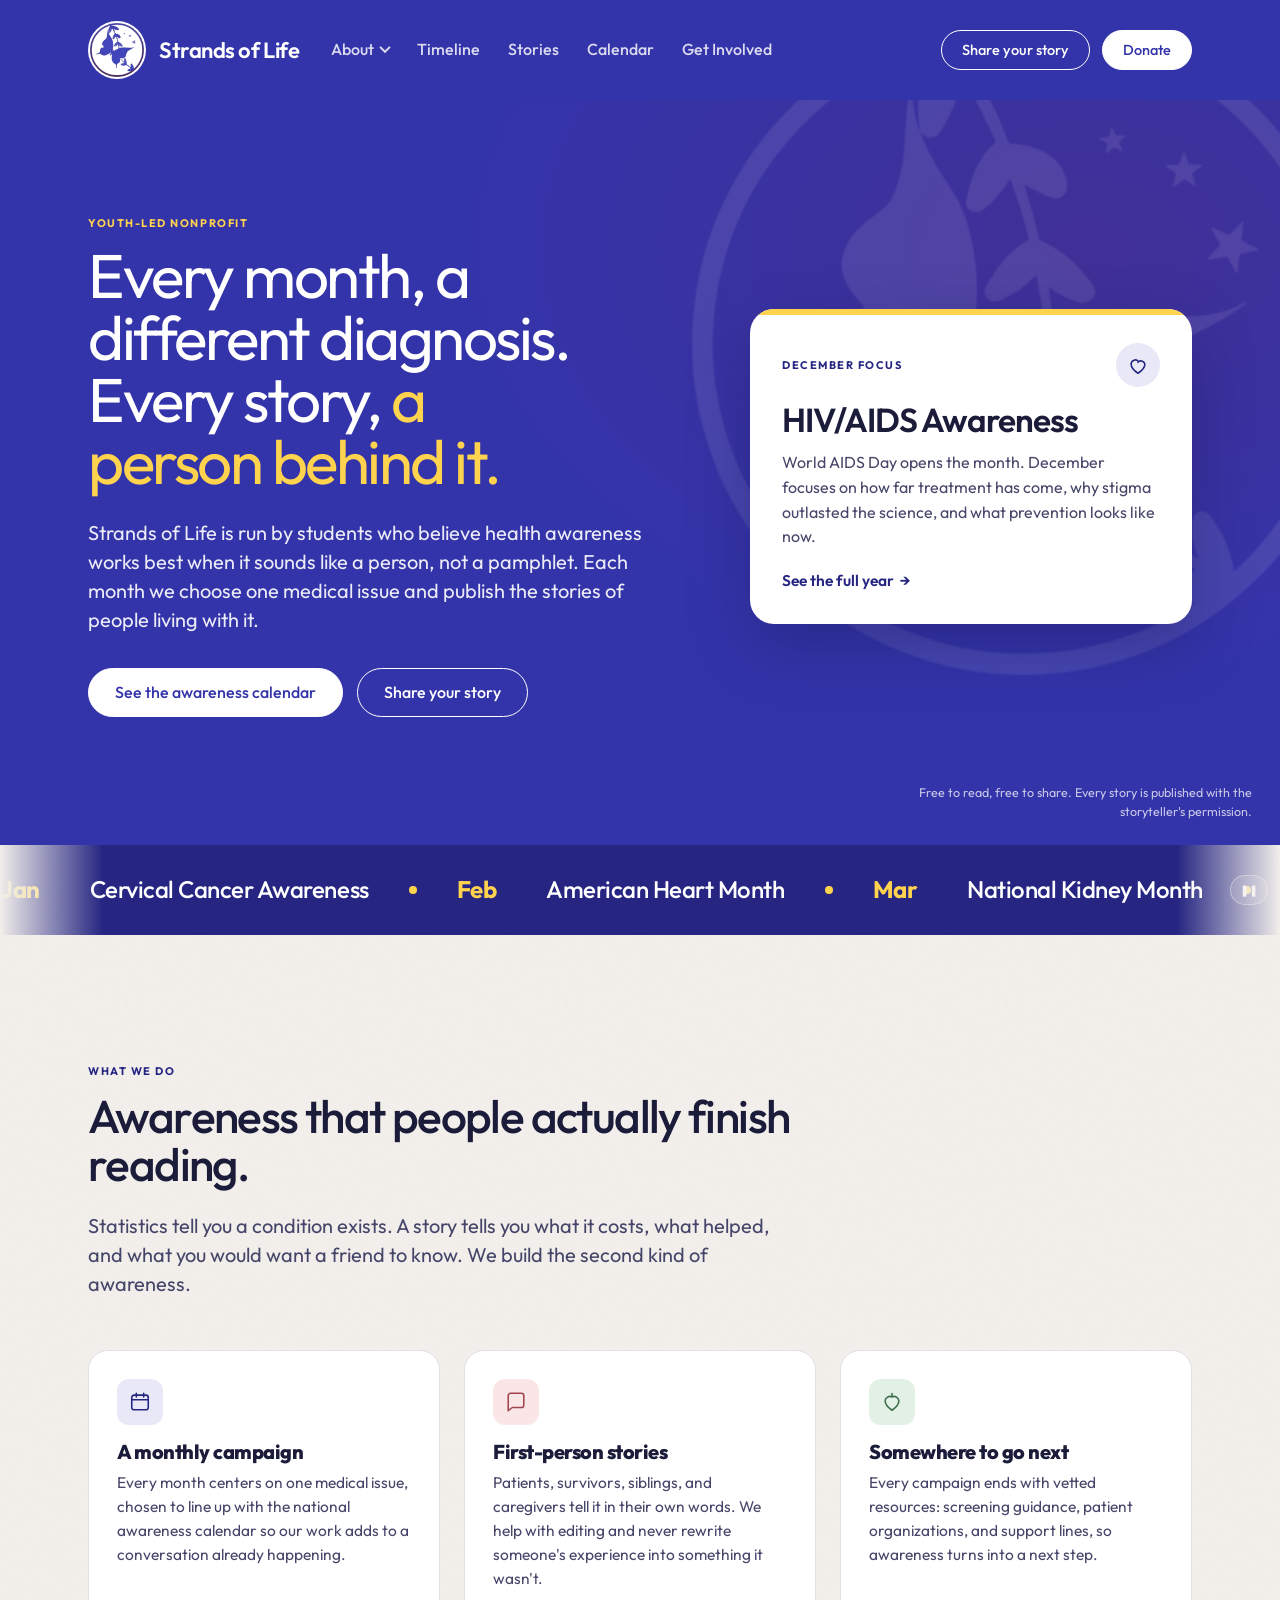
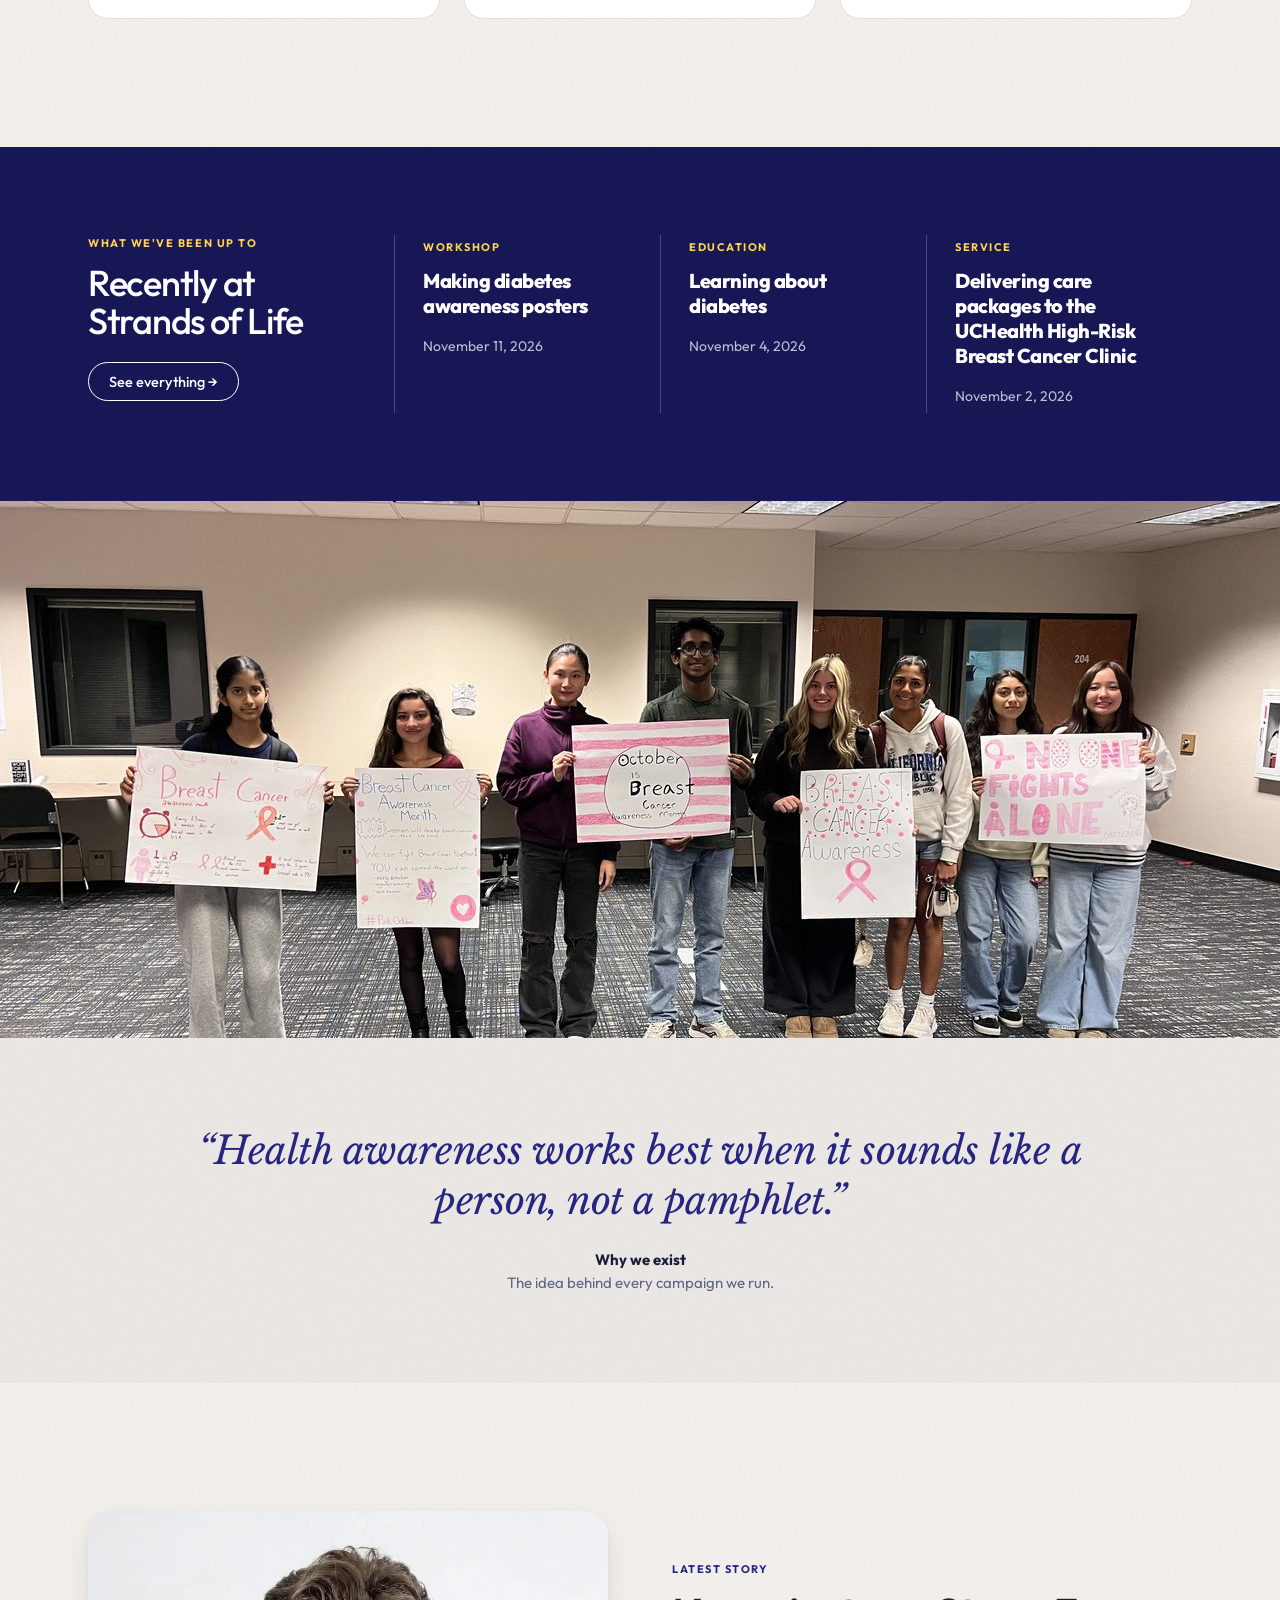
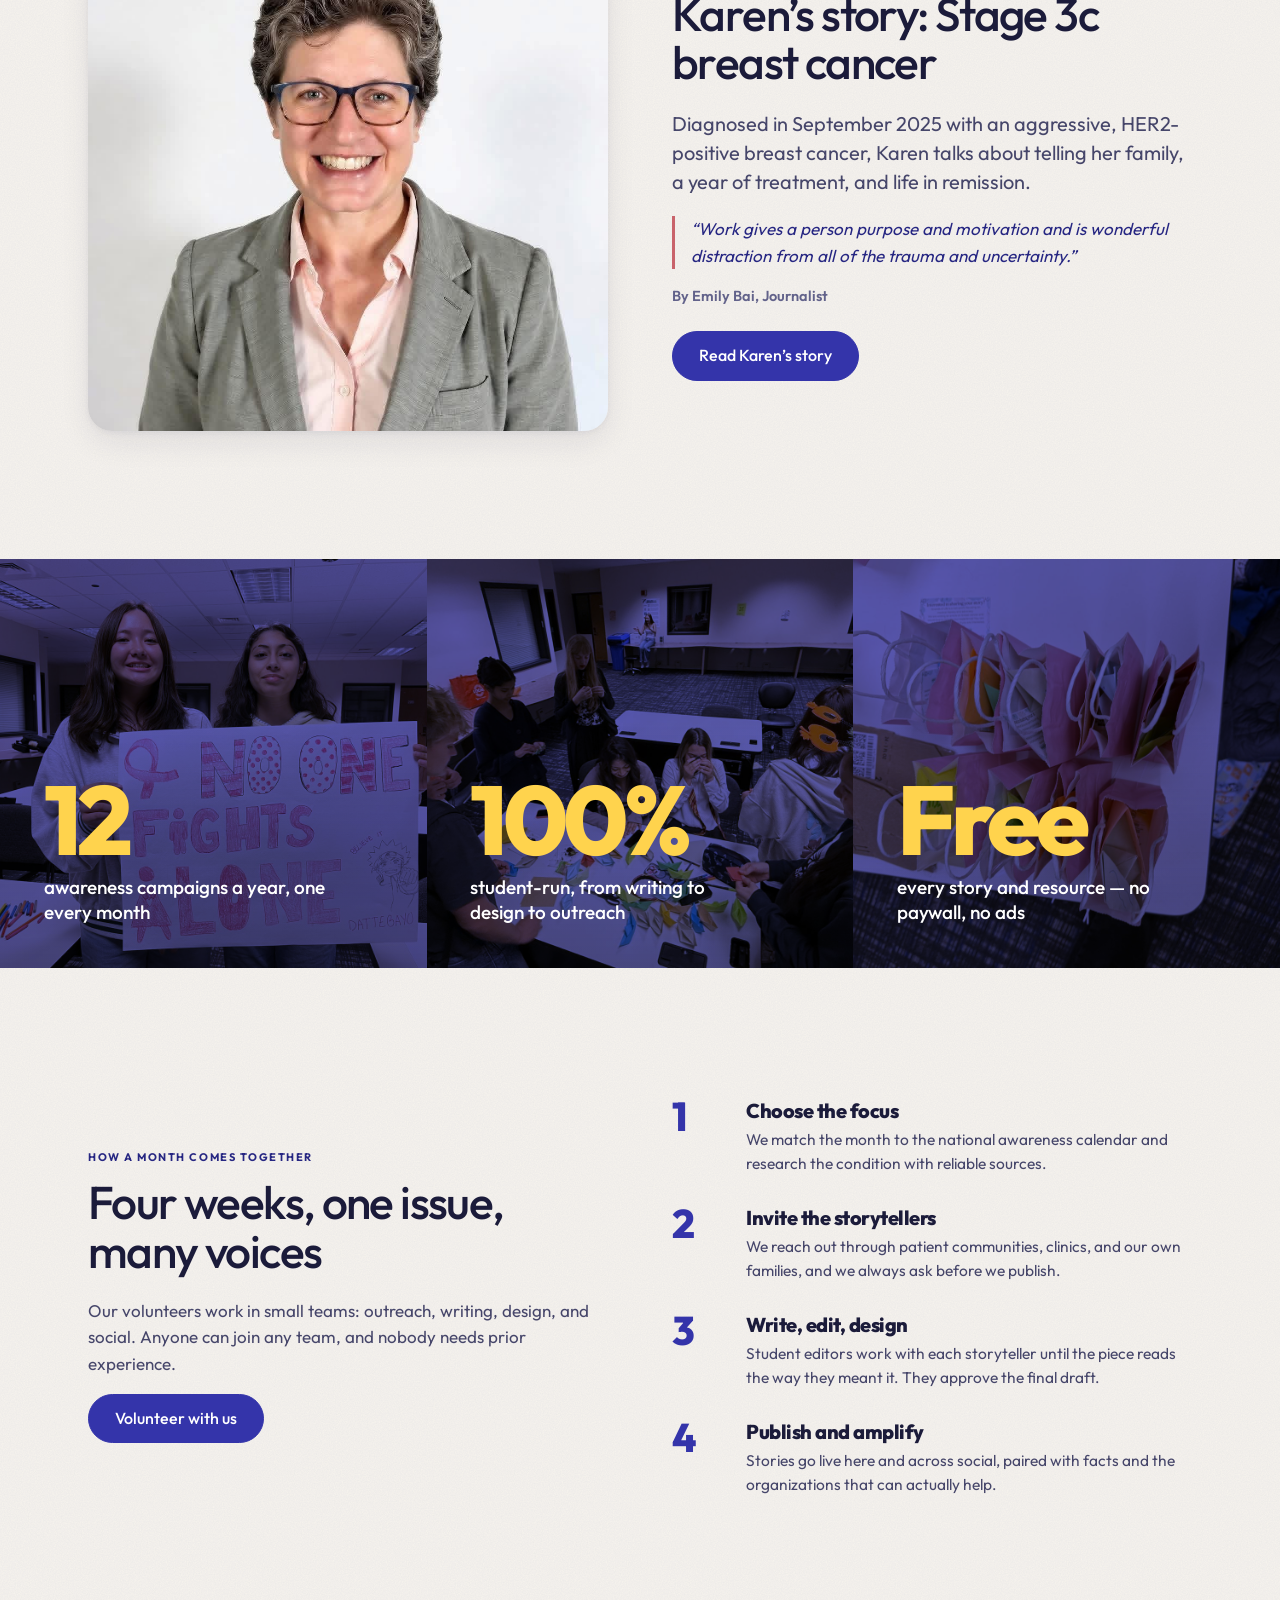
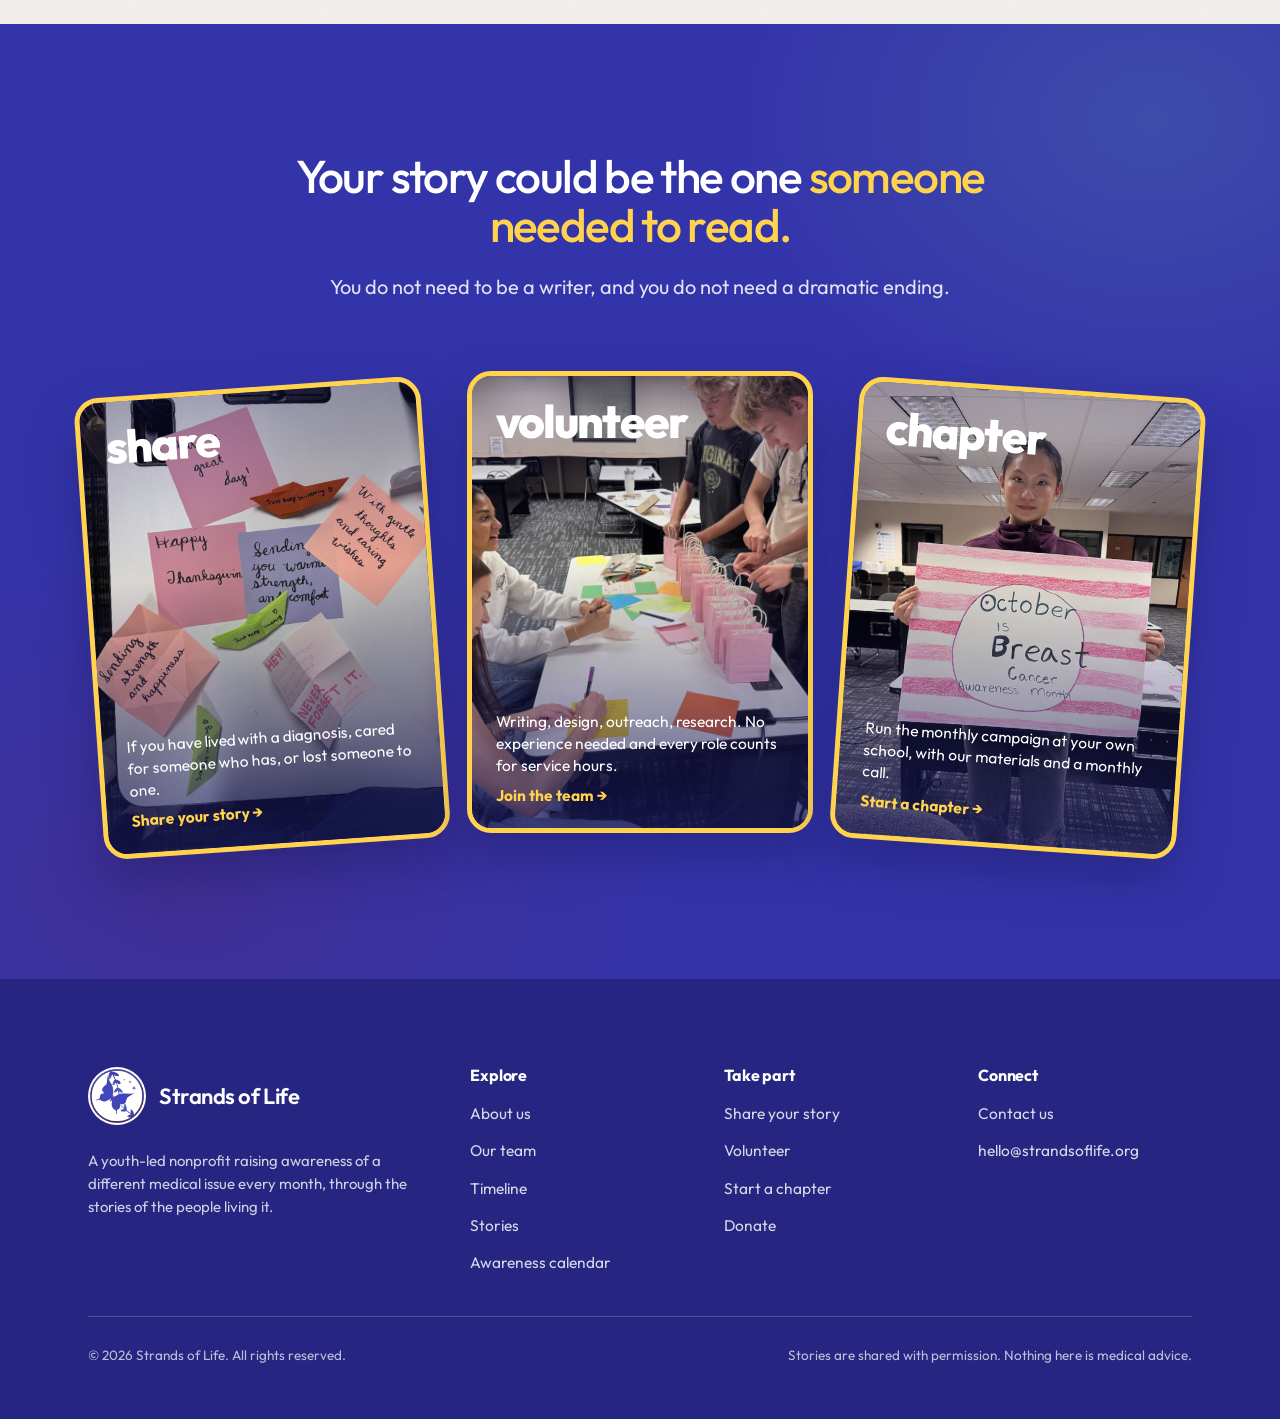
<file: index.html>
<!DOCTYPE html>
<html lang="en">
<head>
<meta charset="UTF-8">
<meta name="viewport" content="width=device-width, initial-scale=1.0">
<title>Strands of Life · Health awareness through storytelling</title>
<meta name="description" content="Strands of Life is a youth-led nonprofit that raises awareness of a different medical issue every month through the stories of the people living it.">
<link rel="icon" type="image/png" href="assets/images/logo.png">
<link rel="apple-touch-icon" href="assets/images/logo.png">
<link rel="preconnect" href="https://fonts.googleapis.com">
<link rel="preconnect" href="https://fonts.gstatic.com" crossorigin>
<link href="https://fonts.googleapis.com/css2?family=Outfit:wght@400;500;600;700;800&family=Libre+Baskerville:ital@1&display=swap" rel="stylesheet">
<meta name="theme-color" content="#3434AA">
<link rel="stylesheet" href="assets/css/style.css?v=21">
</head>
<body>

<a class="skip-link" href="#main-content">Skip to main content</a>

<header class="site-header">
  <nav class="nav">
    <a href="index.html" class="brand">
      <span class="brand-mark" aria-hidden="true"><img src="assets/images/logo.png" alt=""></span>
      Strands of Life
    </a>
    <ul class="nav-links">
      <li class="has-submenu">
        <button type="button" class="nav-parent" aria-expanded="false" aria-controls="about-submenu">About</button>
        <ul class="submenu" id="about-submenu">
          <li><a href="about.html">About us</a></li>
          <li><a href="team.html">Our team</a></li>
        </ul>
      </li>
      <li><a href="timeline.html">Timeline</a></li>
      <li><a href="stories.html">Stories</a></li>
      <li><a href="calendar.html">Calendar</a></li>
      <li><a href="get-involved.html">Get Involved</a></li>
      <li class="nav-only-mobile"><a href="share-your-story.html">Share your story</a></li>
      <li class="nav-only-mobile"><a href="get-involved.html">Join us</a></li>
      <li class="nav-only-mobile"><a href="https://hcb.hackclub.com/donations/start/strands-of-life" target="_blank" rel="noopener">Donate</a></li>
    </ul>
    <div class="nav-actions">
      <a href="share-your-story.html" class="btn btn-sm">Share your story</a>
      <a href="https://hcb.hackclub.com/donations/start/strands-of-life" class="btn btn-sm btn-donate" target="_blank" rel="noopener">Donate</a>
      <button class="nav-toggle" aria-label="Toggle menu" aria-expanded="false"><span></span></button>
    </div>
  </nav>
</header>

<main id="main-content">

  <!-- HERO: an indigo band. There is no photography yet, so the mark itself,
       huge and faint, is the picture. -->
  <section class="hero-banner">
    <div class="hero-mark" aria-hidden="true"><img src="assets/images/logo.png" width="701" height="700" alt=""></div>
    <div class="container hero-grid">
      <div>
        <p class="eyebrow">Youth-led nonprofit</p>
        <h1>Every month, a different diagnosis. Every story, <em>a person behind it.</em></h1>
        <p class="lede">Strands of Life is run by students who believe health awareness works best when it sounds like a person, not a pamphlet. Each month we choose one medical issue and publish the stories of people living with it.</p>
        <div class="hero-actions">
          <a href="calendar.html" class="btn btn-on-image">See the awareness calendar</a>
          <a href="share-your-story.html" class="btn btn-outline">Share your story</a>
        </div>
      </div>

      <aside class="spotlight reveal" data-spotlight>
        <div class="spotlight-top">
          <span class="spotlight-month" data-spotlight-month>This month's focus</span>
          <span class="spotlight-ribbon" aria-hidden="true">
            <svg width="22" height="22" viewBox="0 0 24 24" fill="none" xmlns="http://www.w3.org/2000/svg">
              <path d="M12 21s-7.5-4.6-7.5-10a4.5 4.5 0 0 1 8.1-2.7l-.6.8.6-.8A4.5 4.5 0 0 1 19.5 11c0 5.4-7.5 10-7.5 10Z" stroke="currentColor" stroke-width="1.7" stroke-linejoin="round"/>
            </svg>
          </span>
        </div>
        <h2 data-spotlight-focus>This month in awareness</h2>
        <p data-spotlight-blurb>We spotlight one medical issue every month and build the month's stories, facts, and resources around it.</p>
        <a href="calendar.html" class="link-arrow">See the full year</a>
      </aside>
    </div>
    <p class="hero-fineprint">Free to read, free to share. Every story is published with the storyteller's permission.</p>
  </section>

  <!-- THE YEAR: one scrolling row of the twelve focuses, from AWARENESS_MONTHS -->
  <div class="month-marquee" data-month-marquee aria-label="The twelve awareness months">
    <ul class="marquee-track" data-marquee-track></ul>
  </div>

  <!-- WHAT WE DO -->
  <section class="section">
    <div class="container">
      <div class="section-head reveal">
        <span class="eyebrow">What we do</span>
        <h2>Awareness that people actually finish reading.</h2>
        <p class="lede">Statistics tell you a condition exists. A story tells you what it costs, what helped, and what you would want a friend to know. We build the second kind of awareness.</p>
      </div>
      <div class="grid cols-3">
        <article class="card card-hover reveal">
          <div class="card-icon" aria-hidden="true">
            <svg width="22" height="22" viewBox="0 0 24 24" fill="none" xmlns="http://www.w3.org/2000/svg">
              <rect x="3" y="4.5" width="18" height="16" rx="2.5" stroke="currentColor" stroke-width="1.7"/>
              <path d="M3 9.5h18M8 2.5v4M16 2.5v4" stroke="currentColor" stroke-width="1.7" stroke-linecap="round"/>
            </svg>
          </div>
          <h3>A monthly campaign</h3>
          <p>Every month centers on one medical issue, chosen to line up with the national awareness calendar so our work adds to a conversation already happening.</p>
        </article>

        <article class="card card-hover reveal">
          <div class="card-icon rose" aria-hidden="true">
            <svg width="22" height="22" viewBox="0 0 24 24" fill="none" xmlns="http://www.w3.org/2000/svg">
              <path d="M20.5 15.5a2.5 2.5 0 0 1-2.5 2.5H8l-4.5 3.5V5A2.5 2.5 0 0 1 6 2.5h12a2.5 2.5 0 0 1 2.5 2.5v10.5Z" stroke="currentColor" stroke-width="1.7" stroke-linejoin="round"/>
            </svg>
          </div>
          <h3>First-person stories</h3>
          <p>Patients, survivors, siblings, and caregivers tell it in their own words. We help with editing and never rewrite someone's experience into something it wasn't.</p>
        </article>

        <article class="card card-hover reveal">
          <div class="card-icon sage" aria-hidden="true">
            <svg width="22" height="22" viewBox="0 0 24 24" fill="none" xmlns="http://www.w3.org/2000/svg">
              <path d="M12 21c4.5-3.2 7.5-6.4 7.5-10.2A5.3 5.3 0 0 0 12 6.4a5.3 5.3 0 0 0-7.5 4.4C4.5 14.6 7.5 17.8 12 21Z" stroke="currentColor" stroke-width="1.7" stroke-linejoin="round"/>
              <path d="M12 6.4V2.8" stroke="currentColor" stroke-width="1.7" stroke-linecap="round"/>
            </svg>
          </div>
          <h3>Somewhere to go next</h3>
          <p>Every campaign ends with vetted resources: screening guidance, patient organizations, and support lines, so awareness turns into a next step.</p>
        </article>
      </div>
    </div>
  </section>

  <!-- RECENTLY: the latest three timeline entries, newest first. When a new
       entry goes on timeline.html, add it here and drop the oldest card. -->
  <section class="latest-band">
    <div class="container latest">
      <div class="latest-head">
        <span class="eyebrow">What we've been up to</span>
        <h2>Recently at Strands of Life</h2>
        <a href="timeline.html" class="btn btn-light btn-sm">See everything →</a>
      </div>
      <div class="latest-strip">
        <a class="latest-card" href="timeline.html#diabetes-posters">
          <span class="eyebrow">Workshop</span>
          <h3>Making diabetes awareness posters</h3>
          <time datetime="2026-11-11">November 11, 2026</time>
        </a>
        <a class="latest-card" href="timeline.html#diabetes-lesson">
          <span class="eyebrow">Education</span>
          <h3>Learning about diabetes</h3>
          <time datetime="2026-11-04">November 4, 2026</time>
        </a>
        <a class="latest-card" href="timeline.html#care-package-delivery">
          <span class="eyebrow">Service</span>
          <h3>Delivering care packages to the UCHealth High-Risk Breast Cancer Clinic</h3>
          <time datetime="2026-11-02">November 2, 2026</time>
        </a>
      </div>
    </div>
  </section>

  <!-- PHOTO BREAK: one full-width photograph between the strip and the quote. -->
  <figure class="photo-break">
    <img src="assets/images/timeline/posters/1.jpg" width="1280" height="960" loading="lazy" decoding="async" alt="Strands of Life club members holding the breast cancer awareness posters they made">
  </figure>

  <!-- WHY: the one line the whole organisation rests on, in the serif -->
  <section class="section-tight section-alt">
    <div class="container">
      <figure class="pullquote reveal">
        <blockquote>
          <p>“Health awareness works best when it sounds like a person, not a pamphlet.”</p>
        </blockquote>
        <figcaption><strong>Why we exist</strong>The idea behind every campaign we run.</figcaption>
      </figure>
    </div>
  </section>

  <!-- LATEST STORY: the newest published story. Swap it when a new one goes up. -->
  <section class="section">
    <div class="container split">
      <img class="split-photo" src="assets/images/stories/karen-ryberg/headshot.jpg" width="960" height="960" loading="lazy" decoding="async" alt="Karen Ryberg" style="aspect-ratio:1;">
      <div>
        <p class="eyebrow">Latest story</p>
        <h2>Karen’s story: Stage 3c breast cancer</h2>
        <p class="lede">Diagnosed in September 2025 with an aggressive, HER2-positive breast cancer, Karen talks about telling her family, a year of treatment, and life in remission.</p>
        <p class="story-pull">“Work gives a person purpose and motivation and is wonderful distraction from all of the trauma and uncertainty.”</p>
        <p class="story-byline">By Emily Bai, Journalist</p>
        <a href="story-karen-ryberg.html" class="btn btn-primary">Read Karen’s story</a>
      </div>
    </div>
  </section>

  <!-- NUMBERS: three indigo tiles, gold figures, each over a club photo
       (decorative, so alt=""). The overlay tints the photo indigo. -->
  <section class="stat-mosaic" aria-label="Strands of Life in numbers">
    <div class="stat-tile plum">
      <img src="assets/images/timeline/posters/5.jpg" width="1280" height="960" loading="lazy" decoding="async" alt="">
      <div class="stat-num">12</div>
      <p class="stat-label">awareness campaigns a year, one every month</p>
    </div>
    <div class="stat-tile sky">
      <img src="assets/images/timeline/care-packages/2.jpg" width="1280" height="960" loading="lazy" decoding="async" alt="">
      <div class="stat-num">100%</div>
      <p class="stat-label">student-run, from writing to design to outreach</p>
    </div>
    <div class="stat-tile rose">
      <img src="assets/images/timeline/care-packages/8.jpg" width="1280" height="960" loading="lazy" decoding="async" alt="">
      <div class="stat-num">Free</div>
      <p class="stat-label">every story and resource — no paywall, no ads</p>
    </div>
  </section>

  <!-- HOW A MONTH COMES TOGETHER -->
  <section class="section">
    <div class="container split">
      <div>
        <p class="eyebrow">How a month comes together</p>
        <h2>Four weeks, one issue, many voices</h2>
        <p>Our volunteers work in small teams: outreach, writing, design, and social. Anyone can join any team, and nobody needs prior experience.</p>
        <a href="get-involved.html" class="btn btn-primary">Volunteer with us</a>
      </div>

      <div class="steps reveal">
        <div class="step">
          <div class="step-num" aria-hidden="true"></div>
          <div>
            <h3>Choose the focus</h3>
            <p>We match the month to the national awareness calendar and research the condition with reliable sources.</p>
          </div>
        </div>
        <div class="step">
          <div class="step-num" aria-hidden="true"></div>
          <div>
            <h3>Invite the storytellers</h3>
            <p>We reach out through patient communities, clinics, and our own families, and we always ask before we publish.</p>
          </div>
        </div>
        <div class="step">
          <div class="step-num" aria-hidden="true"></div>
          <div>
            <h3>Write, edit, design</h3>
            <p>Student editors work with each storyteller until the piece reads the way they meant it. They approve the final draft.</p>
          </div>
        </div>
        <div class="step">
          <div class="step-num" aria-hidden="true"></div>
          <div>
            <h3>Publish and amplify</h3>
            <p>Stories go live here and across social, paired with facts and the organizations that can actually help.</p>
          </div>
        </div>
      </div>
    </div>
  </section>

  <!-- ACT: three ways in, laid out like a hand of cards -->
  <section class="section action-section">
    <div class="container">
      <div class="section-head center reveal">
        <h2>Your story could be the one <em>someone needed to read.</em></h2>
        <p class="lede">You do not need to be a writer, and you do not need a dramatic ending.</p>
      </div>
      <div class="action-cards reveal">
        <a class="action-card rose" href="share-your-story.html">
          <img src="assets/images/timeline/care-packages/7.jpg" width="960" height="1280" loading="lazy" decoding="async" alt="" style="object-position:center;">
          <span class="action-card-word">share</span>
          <span class="action-card-text">If you have lived with a diagnosis, cared for someone who has, or lost someone to one.<span>Share your story →</span></span>
        </a>
        <a class="action-card sky" href="get-involved.html">
          <img src="assets/images/timeline/care-packages/5.jpg" width="1280" height="960" loading="lazy" decoding="async" alt="" style="object-position:40% center;">
          <span class="action-card-word">volunteer</span>
          <span class="action-card-text">Writing, design, outreach, research. No experience needed and every role counts for service hours.<span>Join the team →</span></span>
        </a>
        <a class="action-card sage" href="get-involved.html#chapters">
          <img src="assets/images/timeline/posters/4.jpg" width="960" height="1280" loading="lazy" decoding="async" alt="" style="object-position:center 30%;">
          <span class="action-card-word">chapter</span>
          <span class="action-card-text">Run the monthly campaign at your own school, with our materials and a monthly call.<span>Start a chapter →</span></span>
        </a>
      </div>
    </div>
  </section>

</main>

<footer class="site-footer">
  <div class="container">
    <div class="footer-grid">
      <div>
        <a href="index.html" class="brand">
          <span class="brand-mark" aria-hidden="true"><img src="assets/images/logo.png" alt=""></span>
          Strands of Life
        </a>
        <p class="footer-blurb">A youth-led nonprofit raising awareness of a different medical issue every month, through the stories of the people living it.</p>
      </div>
      <div class="footer-col">
        <h4>Explore</h4>
        <ul>
          <li><a href="about.html">About us</a></li>
          <li><a href="team.html">Our team</a></li>
          <li><a href="timeline.html">Timeline</a></li>
          <li><a href="stories.html">Stories</a></li>
          <li><a href="calendar.html">Awareness calendar</a></li>
        </ul>
      </div>
      <div class="footer-col">
        <h4>Take part</h4>
        <ul>
          <li><a href="share-your-story.html">Share your story</a></li>
          <li><a href="get-involved.html">Volunteer</a></li>
          <li><a href="get-involved.html#chapters">Start a chapter</a></li>
          <li><a href="https://hcb.hackclub.com/donations/start/strands-of-life" target="_blank" rel="noopener">Donate</a></li>
        </ul>
      </div>
      <div class="footer-col">
        <h4>Connect</h4>
        <ul>
          <li><a href="contact.html">Contact us</a></li>
          <li><a href="mailto:hello@strandsoflife.org">hello@strandsoflife.org</a></li>
        </ul>
      </div>
    </div>
    <div class="footer-bottom">
      <p>&copy; <span data-year>2026</span> Strands of Life. All rights reserved.</p>
      <p>Stories are shared with permission. Nothing here is medical advice.</p>
    </div>
  </div>
</footer>

<script src="assets/js/main.js?v=6" defer></script>
<script src="assets/js/analytics.js?v=2" defer></script>
</body>
</html>
</file>
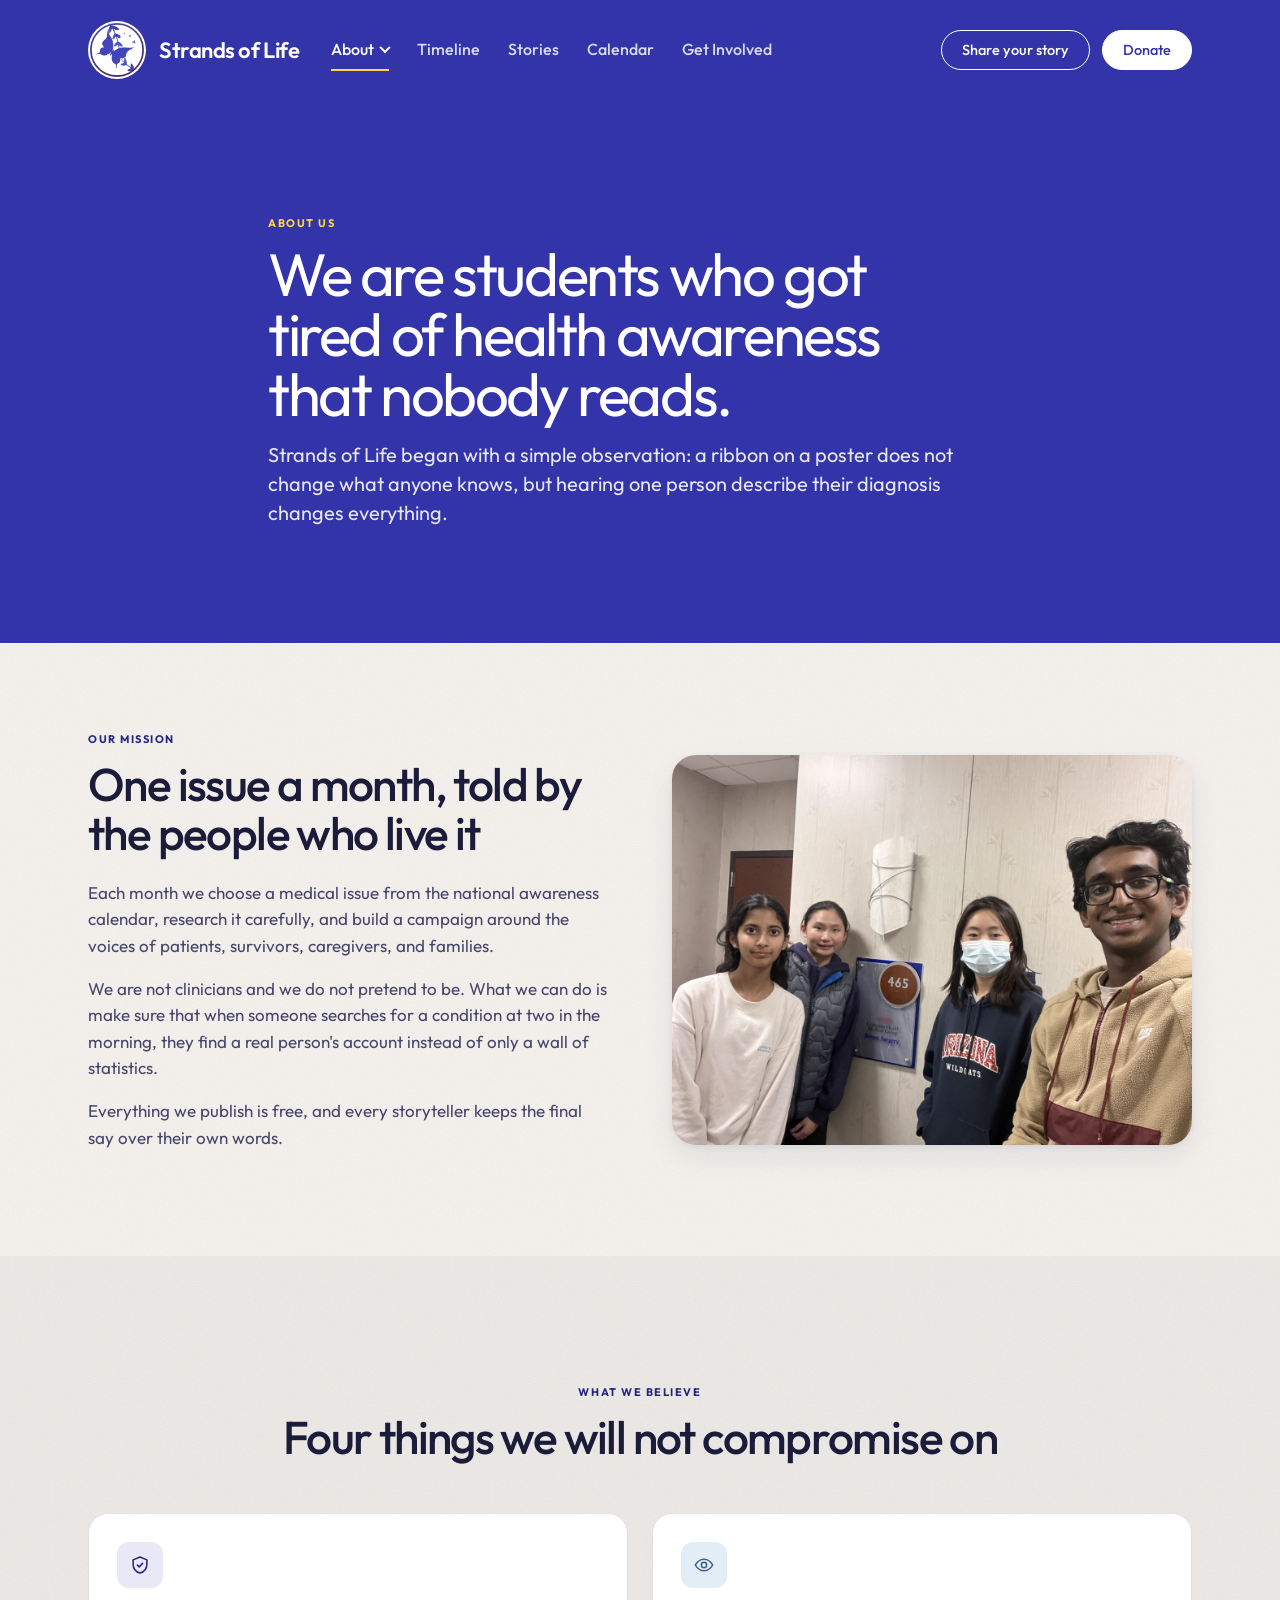
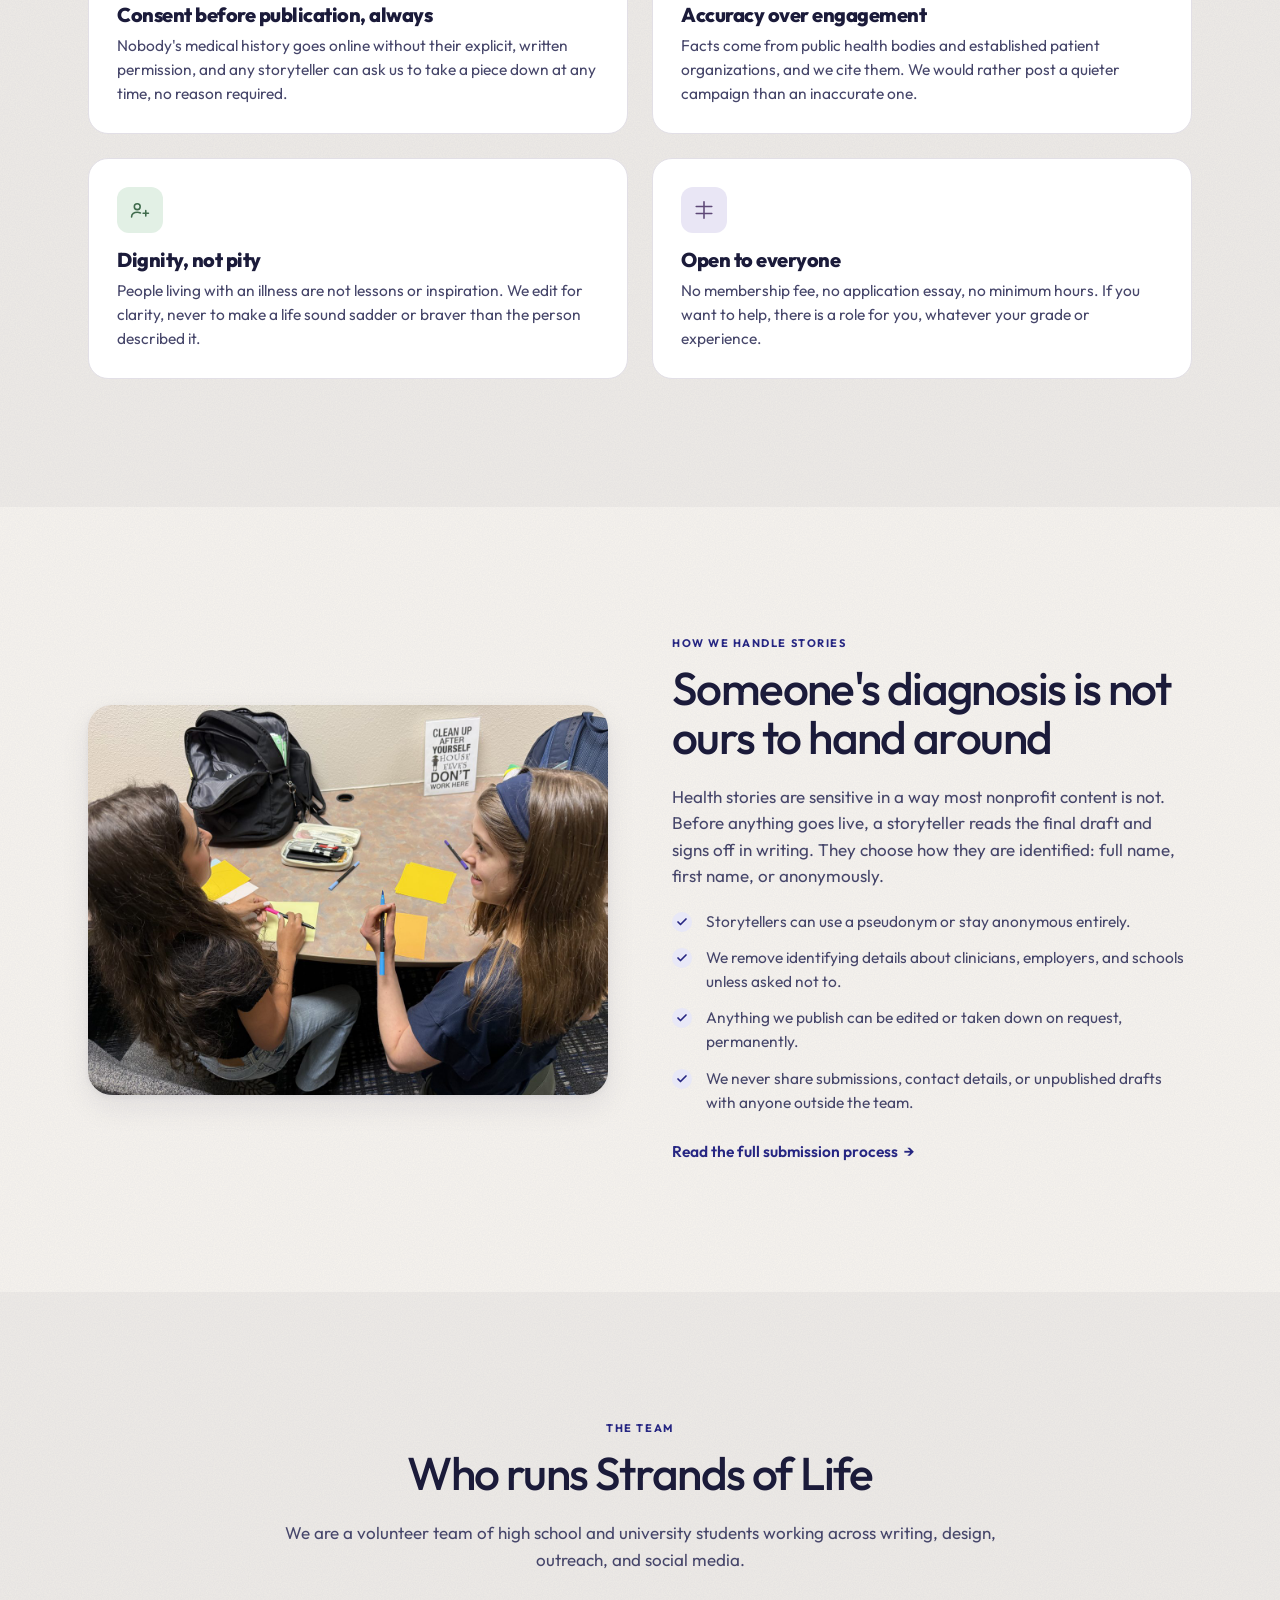
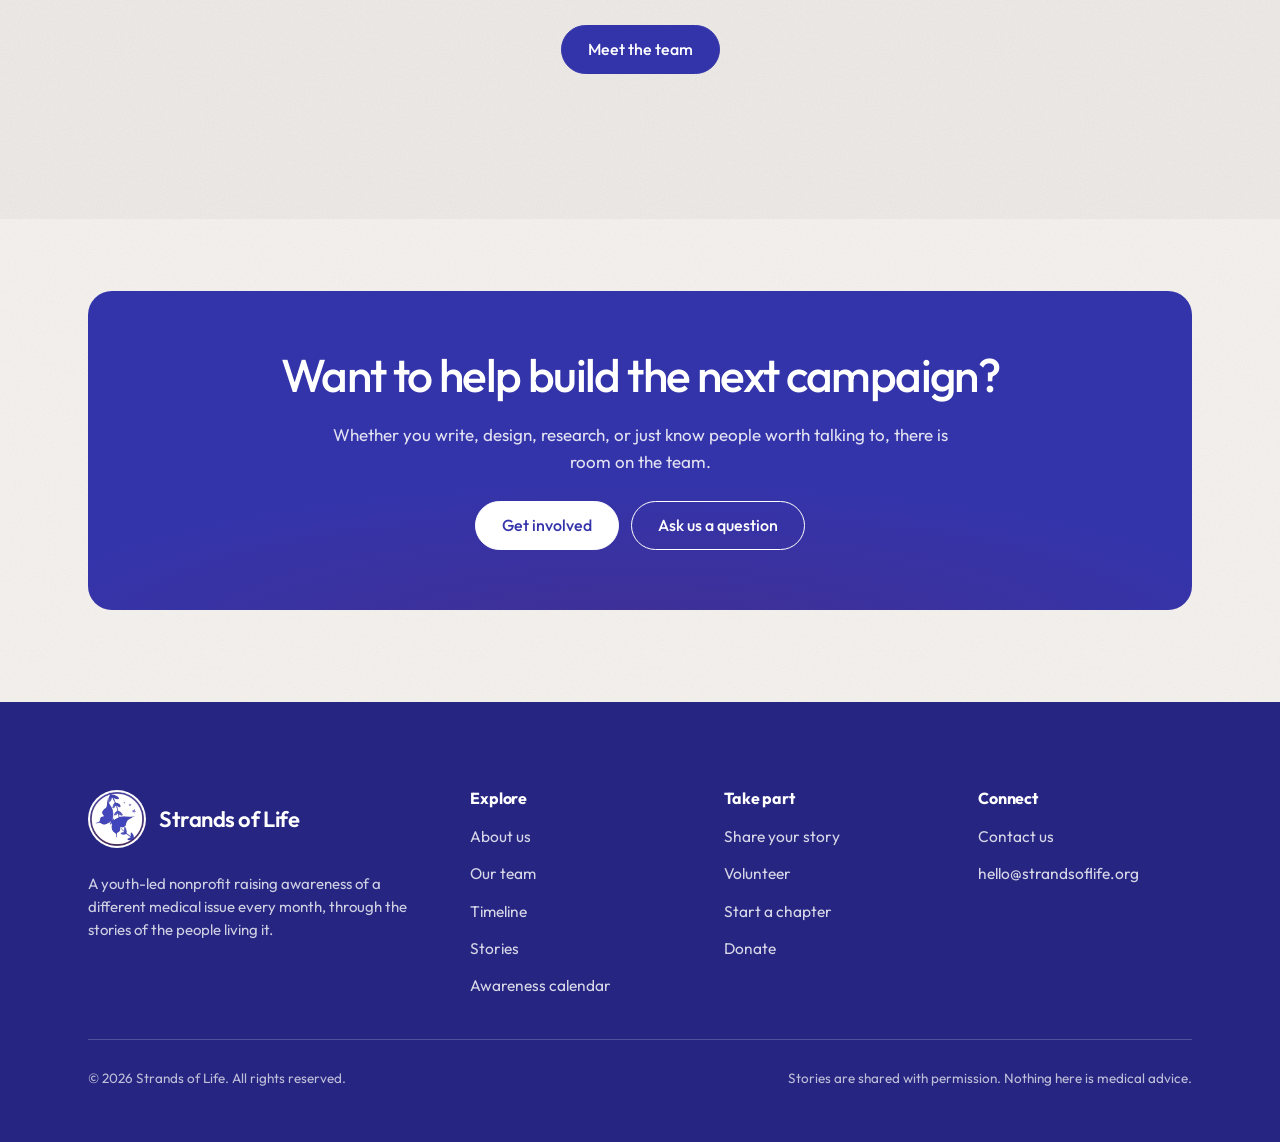
<file: about.html>
<!DOCTYPE html>
<html lang="en">
<head>
<meta charset="UTF-8">
<meta name="viewport" content="width=device-width, initial-scale=1.0">
<title>About · Strands of Life</title>
<meta name="description" content="Who we are, what we believe, and how we handle the medical stories people trust us with.">
<link rel="icon" type="image/png" href="assets/images/logo.png">
<link rel="apple-touch-icon" href="assets/images/logo.png">
<link rel="preconnect" href="https://fonts.googleapis.com">
<link rel="preconnect" href="https://fonts.gstatic.com" crossorigin>
<link href="https://fonts.googleapis.com/css2?family=Outfit:wght@400;500;600;700;800&family=Libre+Baskerville:ital@1&display=swap" rel="stylesheet">
<meta name="theme-color" content="#3434AA">
<link rel="stylesheet" href="assets/css/style.css?v=21">
</head>
<body>

<a class="skip-link" href="#main-content">Skip to main content</a>

<header class="site-header">
  <nav class="nav">
    <a href="index.html" class="brand">
      <span class="brand-mark" aria-hidden="true"><img src="assets/images/logo.png" alt=""></span>
      Strands of Life
    </a>
    <ul class="nav-links">
      <li class="has-submenu">
        <button type="button" class="nav-parent" aria-expanded="false" aria-controls="about-submenu">About</button>
        <ul class="submenu" id="about-submenu">
          <li><a href="about.html">About us</a></li>
          <li><a href="team.html">Our team</a></li>
        </ul>
      </li>
      <li><a href="timeline.html">Timeline</a></li>
      <li><a href="stories.html">Stories</a></li>
      <li><a href="calendar.html">Calendar</a></li>
      <li><a href="get-involved.html">Get Involved</a></li>
      <li class="nav-only-mobile"><a href="share-your-story.html">Share your story</a></li>
      <li class="nav-only-mobile"><a href="get-involved.html">Join us</a></li>
      <li class="nav-only-mobile"><a href="https://hcb.hackclub.com/donations/start/strands-of-life" target="_blank" rel="noopener">Donate</a></li>
    </ul>
    <div class="nav-actions">
      <a href="share-your-story.html" class="btn btn-sm">Share your story</a>
      <a href="https://hcb.hackclub.com/donations/start/strands-of-life" class="btn btn-sm btn-donate" target="_blank" rel="noopener">Donate</a>
      <button class="nav-toggle" aria-label="Toggle menu" aria-expanded="false"><span></span></button>
    </div>
  </nav>
</header>

<main id="main-content">

  <section class="page-hero">
    <div class="container container-narrow">
      <p class="eyebrow">About us</p>
      <h1>We are students who got tired of health awareness that nobody reads.</h1>
      <p class="lede">Strands of Life began with a simple observation: a ribbon on a poster does not change what anyone knows, but hearing one person describe their diagnosis changes everything.</p>
    </div>
  </section>

  <section class="section-tight">
    <div class="container split">
      <div>
        <p class="eyebrow">Our mission</p>
        <h2>One issue a month, told by the people who live it</h2>
        <p>Each month we choose a medical issue from the national awareness calendar, research it carefully, and build a campaign around the voices of patients, survivors, caregivers, and families.</p>
        <p>We are not clinicians and we do not pretend to be. What we can do is make sure that when someone searches for a condition at two in the morning, they find a real person's account instead of only a wall of statistics.</p>
        <p>Everything we publish is free, and every storyteller keeps the final say over their own words.</p>
      </div>
      <img class="split-photo" src="assets/images/timeline/care-packages/1.jpg" width="1280" height="960" loading="lazy" decoding="async" alt="Strands of Life members at the UCHealth breast surgery clinic, donating the care packages they made">
    </div>
  </section>

  <section class="section section-alt">
    <div class="container">
      <div class="section-head center">
        <p class="eyebrow no-rule">What we believe</p>
        <h2>Four things we will not compromise on</h2>
      </div>

      <div class="grid cols-2">
        <article class="card reveal">
          <div class="card-icon" aria-hidden="true">
            <svg width="22" height="22" viewBox="0 0 24 24" fill="none" xmlns="http://www.w3.org/2000/svg">
              <path d="M12 3.2 4.5 6.4v5c0 4.4 3.1 8.4 7.5 9.4 4.4-1 7.5-5 7.5-9.4v-5L12 3.2Z" stroke="currentColor" stroke-width="1.7" stroke-linejoin="round"/>
              <path d="M9.2 12.1l2 2 3.6-3.9" stroke="currentColor" stroke-width="1.7" stroke-linecap="round" stroke-linejoin="round"/>
            </svg>
          </div>
          <h3>Consent before publication, always</h3>
          <p>Nobody's medical history goes online without their explicit, written permission, and any storyteller can ask us to take a piece down at any time, no reason required.</p>
        </article>

        <article class="card reveal">
          <div class="card-icon sky" aria-hidden="true">
            <svg width="22" height="22" viewBox="0 0 24 24" fill="none" xmlns="http://www.w3.org/2000/svg">
              <path d="M2.6 12S6 5.8 12 5.8 21.4 12 21.4 12 18 18.2 12 18.2 2.6 12 2.6 12Z" stroke="currentColor" stroke-width="1.7" stroke-linejoin="round"/>
              <circle cx="12" cy="12" r="2.9" stroke="currentColor" stroke-width="1.7"/>
            </svg>
          </div>
          <h3>Accuracy over engagement</h3>
          <p>Facts come from public health bodies and established patient organizations, and we cite them. We would rather post a quieter campaign than an inaccurate one.</p>
        </article>

        <article class="card reveal">
          <div class="card-icon sage" aria-hidden="true">
            <svg width="22" height="22" viewBox="0 0 24 24" fill="none" xmlns="http://www.w3.org/2000/svg">
              <circle cx="9" cy="8.4" r="3.2" stroke="currentColor" stroke-width="1.7"/>
              <path d="M2.8 19.6c0-3.3 2.8-5.2 6.2-5.2 1.3 0 2.5.3 3.5.8" stroke="currentColor" stroke-width="1.7" stroke-linecap="round"/>
              <path d="M15.4 15.6h5.8M18.3 12.7v5.8" stroke="currentColor" stroke-width="1.7" stroke-linecap="round"/>
            </svg>
          </div>
          <h3>Dignity, not pity</h3>
          <p>People living with an illness are not lessons or inspiration. We edit for clarity, never to make a life sound sadder or braver than the person described it.</p>
        </article>

        <article class="card reveal">
          <div class="card-icon plum" aria-hidden="true">
            <svg width="22" height="22" viewBox="0 0 24 24" fill="none" xmlns="http://www.w3.org/2000/svg">
              <path d="M12 3v18M3.5 8.2h17M3.5 15.8h17" stroke="currentColor" stroke-width="1.7" stroke-linecap="round"/>
            </svg>
          </div>
          <h3>Open to everyone</h3>
          <p>No membership fee, no application essay, no minimum hours. If you want to help, there is a role for you, whatever your grade or experience.</p>
        </article>
      </div>
    </div>
  </section>

  <section class="section">
    <div class="container split">
      <img class="split-photo" src="assets/images/timeline/care-packages/3.jpg" width="1280" height="960" loading="lazy" decoding="async" alt="Two club members writing notes to go in care packages">
      <div>
        <p class="eyebrow">How we handle stories</p>
        <h2>Someone's diagnosis is not ours to hand around</h2>
        <p>Health stories are sensitive in a way most nonprofit content is not. Before anything goes live, a storyteller reads the final draft and signs off in writing. They choose how they are identified: full name, first name, or anonymously.</p>
        <ul class="check-list" style="margin: 20px 0 24px;">
          <li>Storytellers can use a pseudonym or stay anonymous entirely.</li>
          <li>We remove identifying details about clinicians, employers, and schools unless asked not to.</li>
          <li>Anything we publish can be edited or taken down on request, permanently.</li>
          <li>We never share submissions, contact details, or unpublished drafts with anyone outside the team.</li>
        </ul>
        <a href="share-your-story.html" class="link-arrow">Read the full submission process</a>
      </div>
    </div>
  </section>

  <section class="section section-alt">
    <div class="container">
      <div class="section-head center">
        <p class="eyebrow no-rule">The team</p>
        <h2>Who runs Strands of Life</h2>
        <p>We are a volunteer team of high school and university students working across writing, design, outreach, and social media.</p>
      </div>

      <p class="text-center reveal"><a href="team.html" class="btn btn-primary">Meet the team</a></p>
    </div>
  </section>

  <section class="section-tight" style="padding: 72px 0 92px;">
    <div class="container">
      <div class="cta-band reveal">
        <h2>Want to help build the next campaign?</h2>
        <p>Whether you write, design, research, or just know people worth talking to, there is room on the team.</p>
        <div class="cta-actions">
          <a href="get-involved.html" class="btn btn-accent">Get involved</a>
          <a href="contact.html" class="btn btn-light">Ask us a question</a>
        </div>
      </div>
    </div>
  </section>

</main>

<footer class="site-footer">
  <div class="container">
    <div class="footer-grid">
      <div>
        <a href="index.html" class="brand">
          <span class="brand-mark" aria-hidden="true"><img src="assets/images/logo.png" alt=""></span>
          Strands of Life
        </a>
        <p class="footer-blurb">A youth-led nonprofit raising awareness of a different medical issue every month, through the stories of the people living it.</p>
      </div>
      <div class="footer-col">
        <h4>Explore</h4>
        <ul>
          <li><a href="about.html">About us</a></li>
          <li><a href="team.html">Our team</a></li>
          <li><a href="timeline.html">Timeline</a></li>
          <li><a href="stories.html">Stories</a></li>
          <li><a href="calendar.html">Awareness calendar</a></li>
        </ul>
      </div>
      <div class="footer-col">
        <h4>Take part</h4>
        <ul>
          <li><a href="share-your-story.html">Share your story</a></li>
          <li><a href="get-involved.html">Volunteer</a></li>
          <li><a href="get-involved.html#chapters">Start a chapter</a></li>
          <li><a href="https://hcb.hackclub.com/donations/start/strands-of-life" target="_blank" rel="noopener">Donate</a></li>
        </ul>
      </div>
      <div class="footer-col">
        <h4>Connect</h4>
        <ul>
          <li><a href="contact.html">Contact us</a></li>
          <li><a href="mailto:hello@strandsoflife.org">hello@strandsoflife.org</a></li>
        </ul>
      </div>
    </div>
    <div class="footer-bottom">
      <p>&copy; <span data-year>2026</span> Strands of Life. All rights reserved.</p>
      <p>Stories are shared with permission. Nothing here is medical advice.</p>
    </div>
  </div>
</footer>

<script src="assets/js/main.js?v=6" defer></script>
<script src="assets/js/analytics.js?v=2" defer></script>
</body>
</html>
</file>
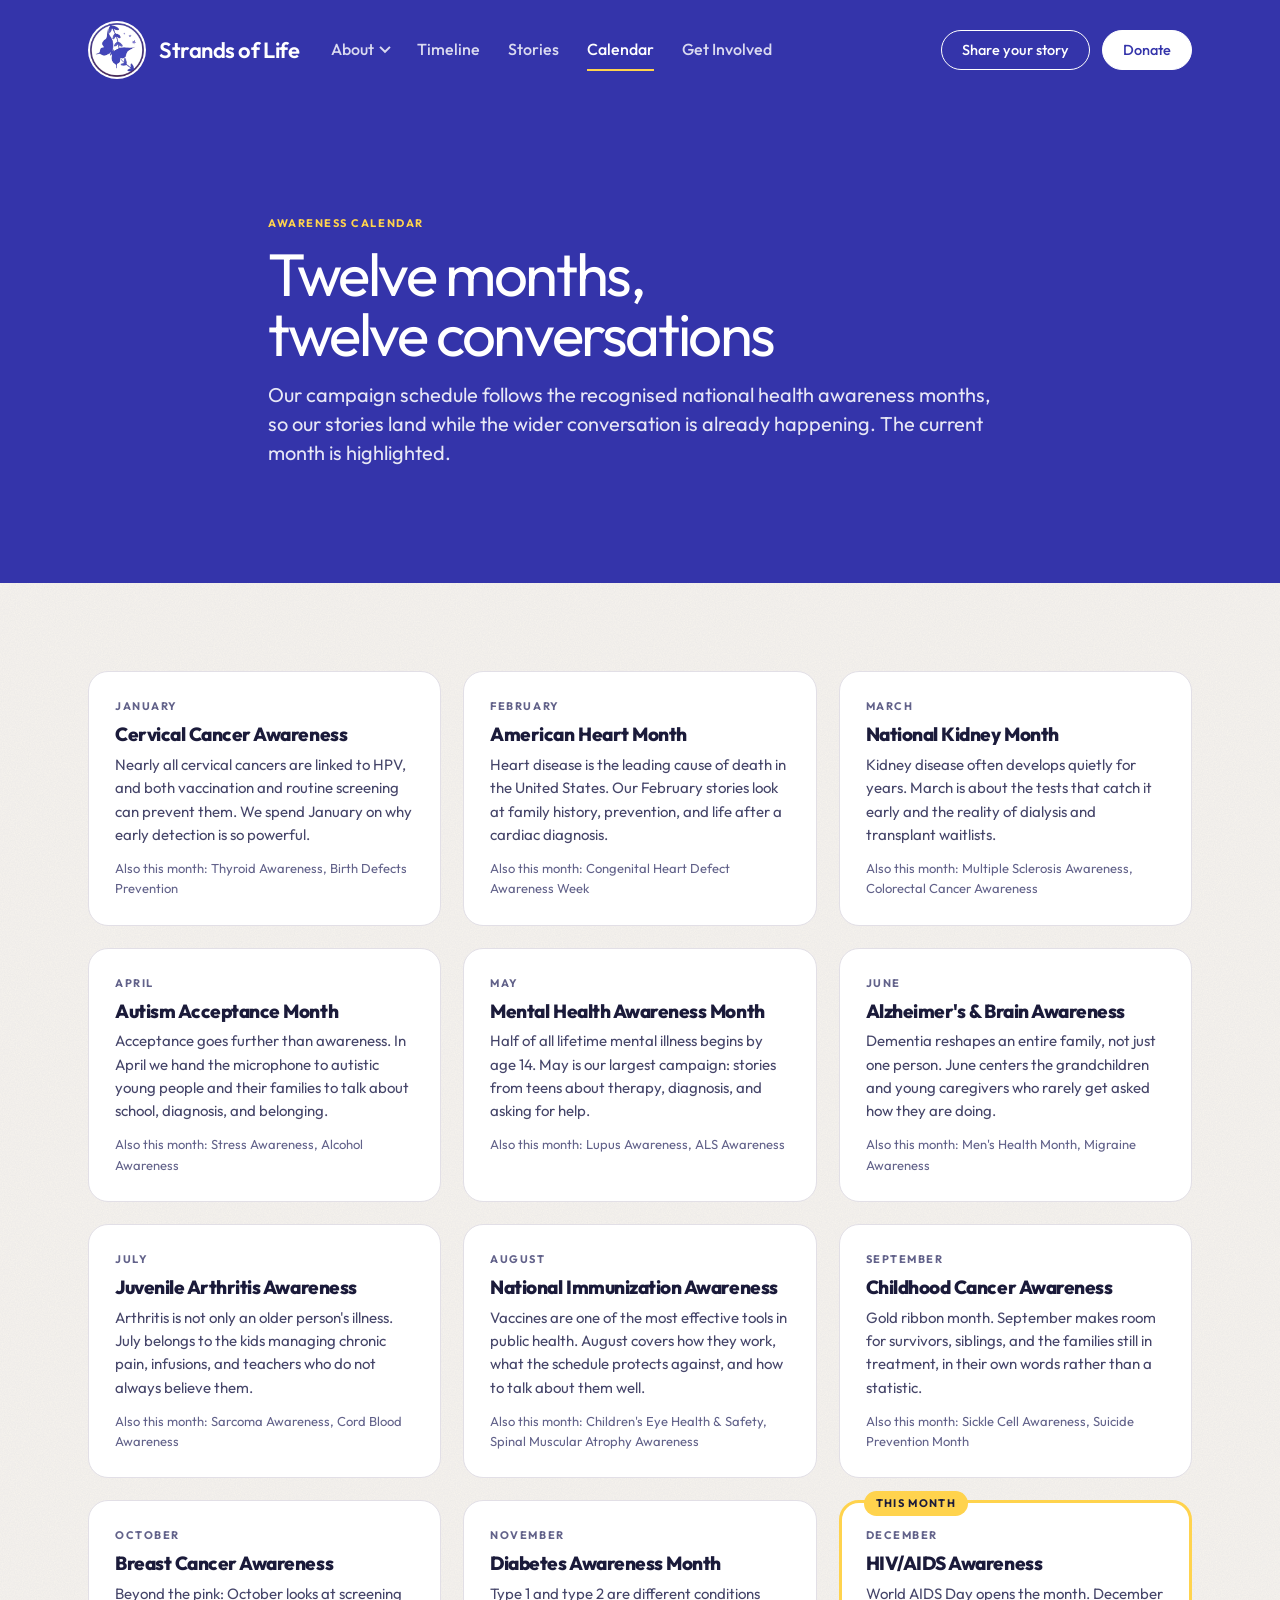
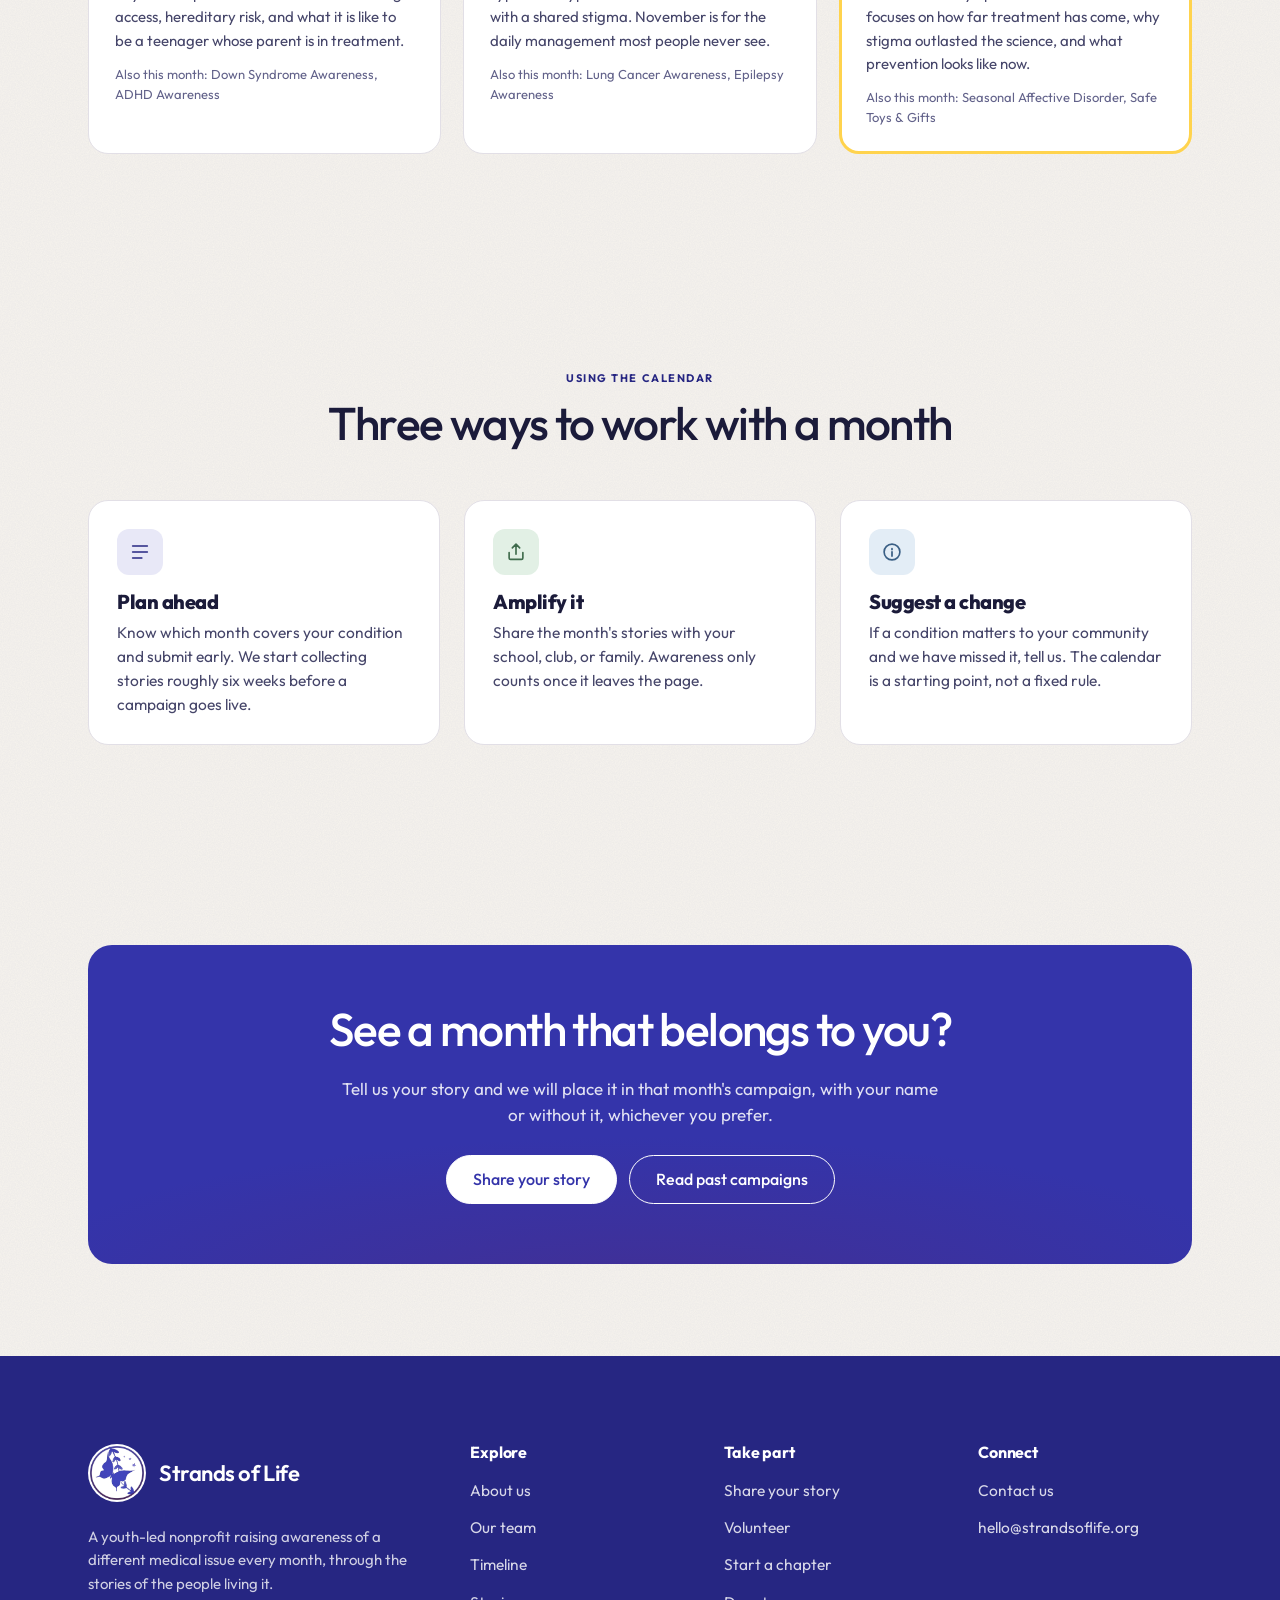
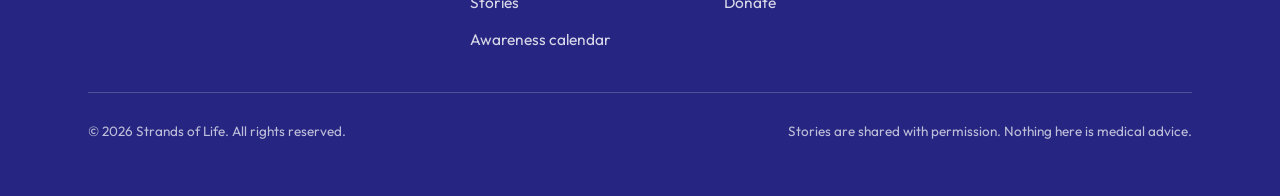
<file: calendar.html>
<!DOCTYPE html>
<html lang="en">
<head>
<meta charset="UTF-8">
<meta name="viewport" content="width=device-width, initial-scale=1.0">
<title>Awareness Calendar · Strands of Life</title>
<meta name="description" content="The medical issue we focus on each month, aligned with the national health awareness calendar.">
<link rel="icon" type="image/png" href="assets/images/logo.png">
<link rel="apple-touch-icon" href="assets/images/logo.png">
<link rel="preconnect" href="https://fonts.googleapis.com">
<link rel="preconnect" href="https://fonts.gstatic.com" crossorigin>
<link href="https://fonts.googleapis.com/css2?family=Outfit:wght@400;500;600;700;800&family=Libre+Baskerville:ital@1&display=swap" rel="stylesheet">
<meta name="theme-color" content="#3434AA">
<link rel="stylesheet" href="assets/css/style.css?v=21">
</head>
<body>

<a class="skip-link" href="#main-content">Skip to main content</a>

<header class="site-header">
  <nav class="nav">
    <a href="index.html" class="brand">
      <span class="brand-mark" aria-hidden="true"><img src="assets/images/logo.png" alt=""></span>
      Strands of Life
    </a>
    <ul class="nav-links">
      <li class="has-submenu">
        <button type="button" class="nav-parent" aria-expanded="false" aria-controls="about-submenu">About</button>
        <ul class="submenu" id="about-submenu">
          <li><a href="about.html">About us</a></li>
          <li><a href="team.html">Our team</a></li>
        </ul>
      </li>
      <li><a href="timeline.html">Timeline</a></li>
      <li><a href="stories.html">Stories</a></li>
      <li><a href="calendar.html">Calendar</a></li>
      <li><a href="get-involved.html">Get Involved</a></li>
      <li class="nav-only-mobile"><a href="share-your-story.html">Share your story</a></li>
      <li class="nav-only-mobile"><a href="get-involved.html">Join us</a></li>
      <li class="nav-only-mobile"><a href="https://hcb.hackclub.com/donations/start/strands-of-life" target="_blank" rel="noopener">Donate</a></li>
    </ul>
    <div class="nav-actions">
      <a href="share-your-story.html" class="btn btn-sm">Share your story</a>
      <a href="https://hcb.hackclub.com/donations/start/strands-of-life" class="btn btn-sm btn-donate" target="_blank" rel="noopener">Donate</a>
      <button class="nav-toggle" aria-label="Toggle menu" aria-expanded="false"><span></span></button>
    </div>
  </nav>
</header>

<main id="main-content">

  <section class="page-hero">
    <div class="container container-narrow">
      <p class="eyebrow">Awareness calendar</p>
      <h1>Twelve months, twelve conversations</h1>
      <p class="lede">Our campaign schedule follows the recognised national health awareness months, so our stories land while the wider conversation is already happening. The current month is highlighted.</p>
    </div>
  </section>

  <section class="section-tight">
    <div class="container">
      <!-- Cards are rendered from AWARENESS_MONTHS in assets/js/main.js.
           Edit that list to change a month's focus, and both this page and
           the homepage spotlight update together. -->
      <div class="month-grid" data-calendar>
        <noscript>
          <p>Enable JavaScript to see the full awareness calendar, or <a href="contact.html">contact us</a> for the schedule.</p>
        </noscript>
      </div>
    </div>
  </section>

  <section class="section">
    <div class="container">
      <div class="section-head center">
        <p class="eyebrow no-rule">Using the calendar</p>
        <h2>Three ways to work with a month</h2>
      </div>
      <div class="grid cols-3">
        <article class="card card-hover reveal">
          <div class="card-icon" aria-hidden="true">
            <svg width="22" height="22" viewBox="0 0 24 24" fill="none" xmlns="http://www.w3.org/2000/svg">
              <path d="M4 5.5h16M4 12h16M4 18.5h10" stroke="currentColor" stroke-width="1.8" stroke-linecap="round"/>
            </svg>
          </div>
          <h3>Plan ahead</h3>
          <p>Know which month covers your condition and submit early. We start collecting stories roughly six weeks before a campaign goes live.</p>
        </article>
        <article class="card card-hover reveal">
          <div class="card-icon sage" aria-hidden="true">
            <svg width="22" height="22" viewBox="0 0 24 24" fill="none" xmlns="http://www.w3.org/2000/svg">
              <path d="M4.5 12.5v6a1.5 1.5 0 0 0 1.5 1.5h12a1.5 1.5 0 0 0 1.5-1.5v-6" stroke="currentColor" stroke-width="1.8" stroke-linecap="round"/>
              <path d="M12 3.5v11M8 7.5l4-4 4 4" stroke="currentColor" stroke-width="1.8" stroke-linecap="round" stroke-linejoin="round"/>
            </svg>
          </div>
          <h3>Amplify it</h3>
          <p>Share the month's stories with your school, club, or family. Awareness only counts once it leaves the page.</p>
        </article>
        <article class="card card-hover reveal">
          <div class="card-icon sky" aria-hidden="true">
            <svg width="22" height="22" viewBox="0 0 24 24" fill="none" xmlns="http://www.w3.org/2000/svg">
              <circle cx="12" cy="12" r="8.6" stroke="currentColor" stroke-width="1.8"/>
              <path d="M12 16.4v-4.6M12 8.4v.9" stroke="currentColor" stroke-width="1.9" stroke-linecap="round"/>
            </svg>
          </div>
          <h3>Suggest a change</h3>
          <p>If a condition matters to your community and we have missed it, tell us. The calendar is a starting point, not a fixed rule.</p>
        </article>
      </div>
    </div>
  </section>


  <section class="section-tight" style="padding: 72px 0 92px;">
    <div class="container">
      <div class="cta-band reveal">
        <h2>See a month that belongs to you?</h2>
        <p>Tell us your story and we will place it in that month's campaign, with your name or without it, whichever you prefer.</p>
        <div class="cta-actions">
          <a href="share-your-story.html" class="btn btn-accent">Share your story</a>
          <a href="stories.html" class="btn btn-light">Read past campaigns</a>
        </div>
      </div>
    </div>
  </section>

</main>

<footer class="site-footer">
  <div class="container">
    <div class="footer-grid">
      <div>
        <a href="index.html" class="brand">
          <span class="brand-mark" aria-hidden="true"><img src="assets/images/logo.png" alt=""></span>
          Strands of Life
        </a>
        <p class="footer-blurb">A youth-led nonprofit raising awareness of a different medical issue every month, through the stories of the people living it.</p>
      </div>
      <div class="footer-col">
        <h4>Explore</h4>
        <ul>
          <li><a href="about.html">About us</a></li>
          <li><a href="team.html">Our team</a></li>
          <li><a href="timeline.html">Timeline</a></li>
          <li><a href="stories.html">Stories</a></li>
          <li><a href="calendar.html">Awareness calendar</a></li>
        </ul>
      </div>
      <div class="footer-col">
        <h4>Take part</h4>
        <ul>
          <li><a href="share-your-story.html">Share your story</a></li>
          <li><a href="get-involved.html">Volunteer</a></li>
          <li><a href="get-involved.html#chapters">Start a chapter</a></li>
          <li><a href="https://hcb.hackclub.com/donations/start/strands-of-life" target="_blank" rel="noopener">Donate</a></li>
        </ul>
      </div>
      <div class="footer-col">
        <h4>Connect</h4>
        <ul>
          <li><a href="contact.html">Contact us</a></li>
          <li><a href="mailto:hello@strandsoflife.org">hello@strandsoflife.org</a></li>
        </ul>
      </div>
    </div>
    <div class="footer-bottom">
      <p>&copy; <span data-year>2026</span> Strands of Life. All rights reserved.</p>
      <p>Stories are shared with permission. Nothing here is medical advice.</p>
    </div>
  </div>
</footer>

<script src="assets/js/main.js?v=6" defer></script>
<script src="assets/js/analytics.js?v=2" defer></script>
</body>
</html>
</file>
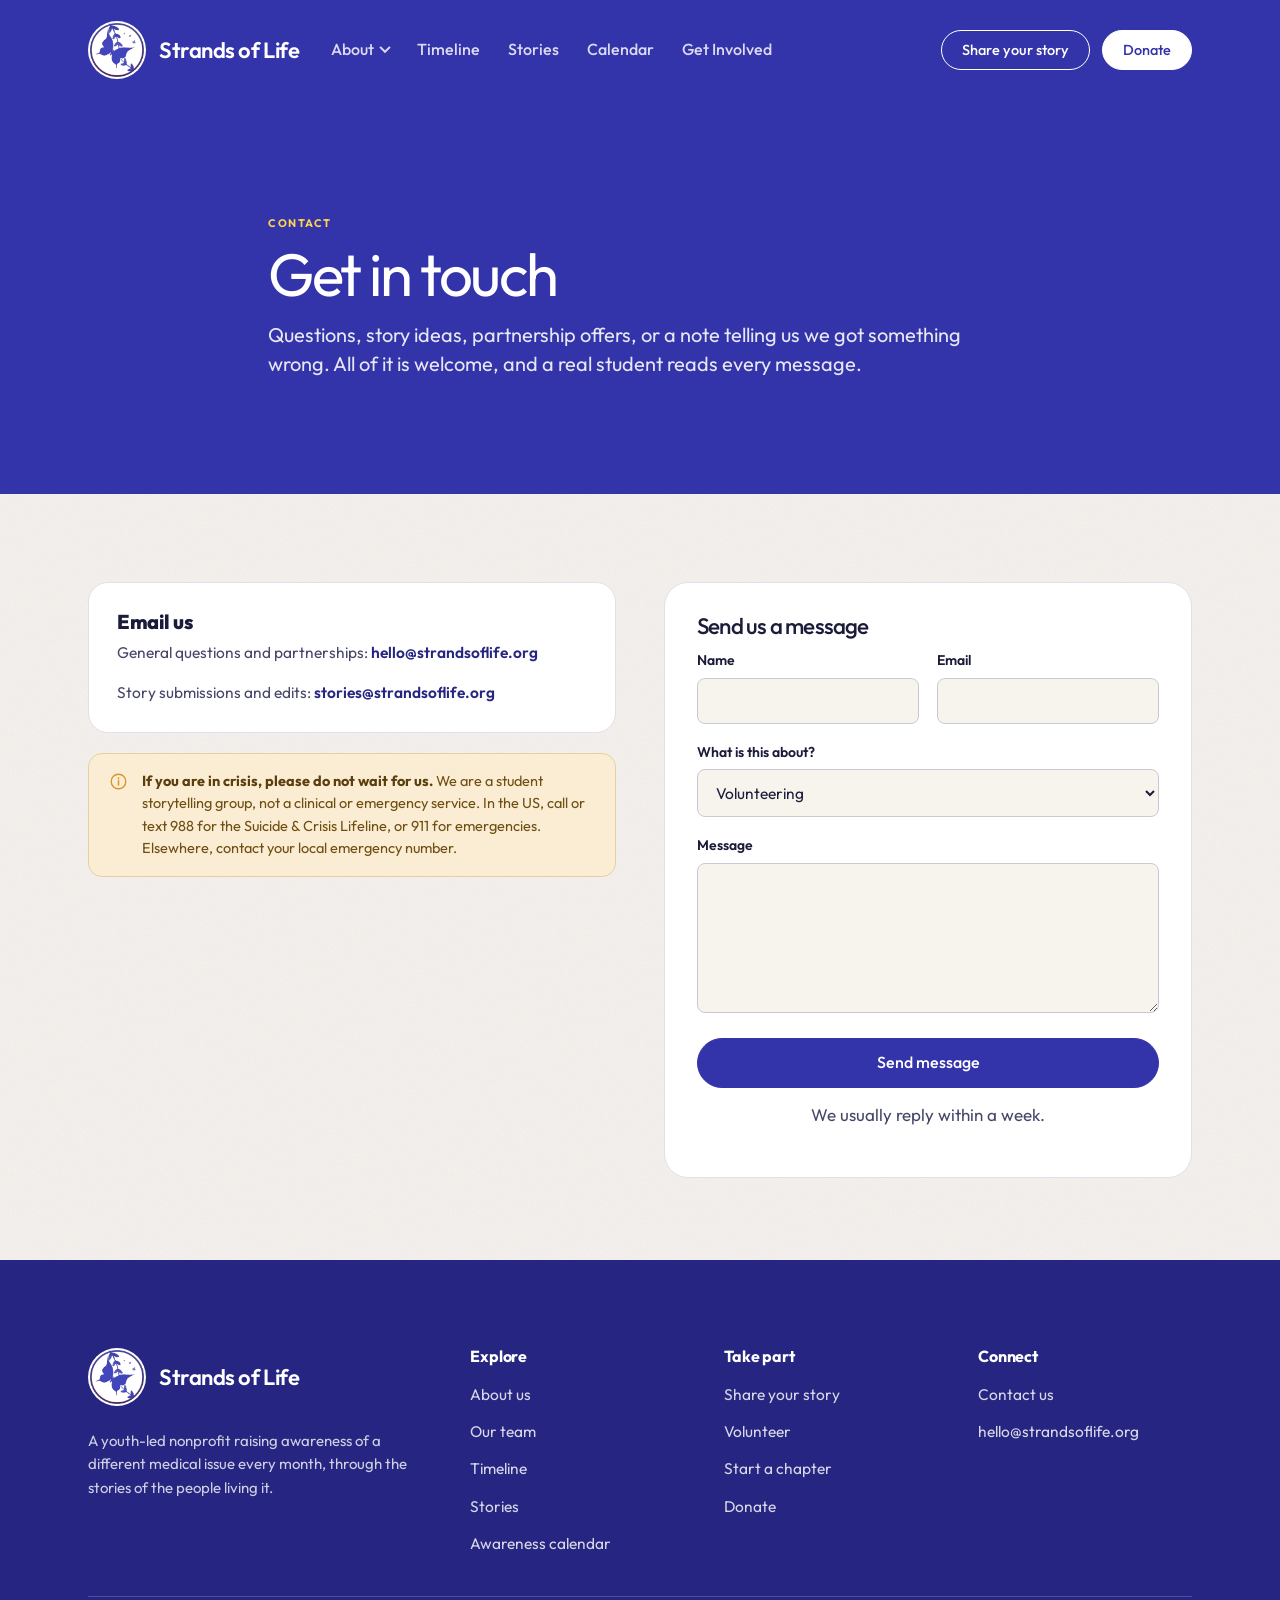
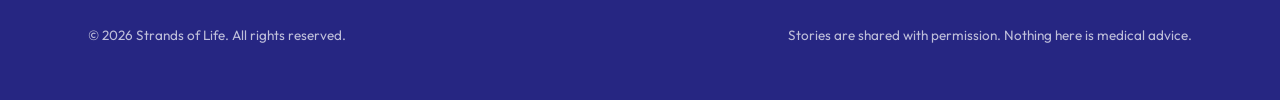
<file: contact.html>
<!DOCTYPE html>
<html lang="en">
<head>
<meta charset="UTF-8">
<meta name="viewport" content="width=device-width, initial-scale=1.0">
<title>Contact · Strands of Life</title>
<meta name="description" content="Questions, story ideas, partnerships, or corrections. Get in touch with the Strands of Life team.">
<link rel="icon" type="image/png" href="assets/images/logo.png">
<link rel="apple-touch-icon" href="assets/images/logo.png">
<link rel="preconnect" href="https://fonts.googleapis.com">
<link rel="preconnect" href="https://fonts.gstatic.com" crossorigin>
<link href="https://fonts.googleapis.com/css2?family=Outfit:wght@400;500;600;700;800&family=Libre+Baskerville:ital@1&display=swap" rel="stylesheet">
<meta name="theme-color" content="#3434AA">
<link rel="stylesheet" href="assets/css/style.css?v=21">
</head>
<body>

<a class="skip-link" href="#main-content">Skip to main content</a>

<header class="site-header">
  <nav class="nav">
    <a href="index.html" class="brand">
      <span class="brand-mark" aria-hidden="true"><img src="assets/images/logo.png" alt=""></span>
      Strands of Life
    </a>
    <ul class="nav-links">
      <li class="has-submenu">
        <button type="button" class="nav-parent" aria-expanded="false" aria-controls="about-submenu">About</button>
        <ul class="submenu" id="about-submenu">
          <li><a href="about.html">About us</a></li>
          <li><a href="team.html">Our team</a></li>
        </ul>
      </li>
      <li><a href="timeline.html">Timeline</a></li>
      <li><a href="stories.html">Stories</a></li>
      <li><a href="calendar.html">Calendar</a></li>
      <li><a href="get-involved.html">Get Involved</a></li>
      <li class="nav-only-mobile"><a href="share-your-story.html">Share your story</a></li>
      <li class="nav-only-mobile"><a href="get-involved.html">Join us</a></li>
      <li class="nav-only-mobile"><a href="https://hcb.hackclub.com/donations/start/strands-of-life" target="_blank" rel="noopener">Donate</a></li>
    </ul>
    <div class="nav-actions">
      <a href="share-your-story.html" class="btn btn-sm">Share your story</a>
      <a href="https://hcb.hackclub.com/donations/start/strands-of-life" class="btn btn-sm btn-donate" target="_blank" rel="noopener">Donate</a>
      <button class="nav-toggle" aria-label="Toggle menu" aria-expanded="false"><span></span></button>
    </div>
  </nav>
</header>

<main id="main-content">

  <section class="page-hero">
    <div class="container container-narrow">
      <p class="eyebrow">Contact</p>
      <h1>Get in touch</h1>
      <p class="lede">Questions, story ideas, partnership offers, or a note telling us we got something wrong. All of it is welcome, and a real student reads every message.</p>
    </div>
  </section>

  <section class="section-tight" style="padding-bottom: 82px;">
    <div class="container">
      <div class="grid cols-2" style="gap: 48px; align-items: start;">

        <div>
          <div class="card" style="margin-bottom: 20px;">
            <h3>Email us</h3>
            <p>General questions and partnerships: <a href="mailto:hello@strandsoflife.org" style="color: var(--accent-dark); font-weight: 600;">hello@strandsoflife.org</a></p>
            <p style="margin-bottom: 0;">Story submissions and edits: <a href="mailto:stories@strandsoflife.org" style="color: var(--accent-dark); font-weight: 600;">stories@strandsoflife.org</a></p>
          </div>

          <div class="notice">
            <svg width="19" height="19" viewBox="0 0 24 24" fill="none" xmlns="http://www.w3.org/2000/svg">
              <circle cx="12" cy="12" r="9.2" stroke="currentColor" stroke-width="1.7"/>
              <path d="M12 11v5.5M12 7.6v.9" stroke="currentColor" stroke-width="1.9" stroke-linecap="round"/>
            </svg>
            <p><strong>If you are in crisis, please do not wait for us.</strong> We are a student storytelling group, not a clinical or emergency service. In the US, call or text 988 for the Suicide &amp; Crisis Lifeline, or 911 for emergencies. Elsewhere, contact your local emergency number.</p>
          </div>
        </div>

        <div class="form-card reveal">
          <h2 style="font-size: 1.4rem;">Send us a message</h2>

          <!-- Point this at a real form endpoint (Formspree, Getform, Google
               Form) before launch, a static page cannot send mail on its own. -->
          <form action="https://formspree.io/f/your-form-id" method="POST">
            <div class="field-row">
              <div class="field">
                <label for="cname">Name</label>
                <input type="text" id="cname" name="name" required>
              </div>
              <div class="field">
                <label for="cemail">Email</label>
                <input type="email" id="cemail" name="email" required>
              </div>
            </div>
            <div class="field">
              <label for="reason">What is this about?</label>
              <select id="reason" name="reason">
                <option>Volunteering</option>
                <option>Starting a chapter</option>
                <option>Sharing a story</option>
                <option>Partnership or collaboration</option>
                <option>Press or media</option>
                <option>Something else</option>
              </select>
            </div>
            <div class="field">
              <label for="message">Message</label>
              <textarea id="message" name="message" required></textarea>
            </div>
            <button type="submit" class="btn btn-accent btn-block">Send message</button>
            <p class="hint" style="text-align: center; margin-top: 14px;">We usually reply within a week.</p>
          </form>
        </div>

      </div>
    </div>
  </section>

</main>

<footer class="site-footer">
  <div class="container">
    <div class="footer-grid">
      <div>
        <a href="index.html" class="brand">
          <span class="brand-mark" aria-hidden="true"><img src="assets/images/logo.png" alt=""></span>
          Strands of Life
        </a>
        <p class="footer-blurb">A youth-led nonprofit raising awareness of a different medical issue every month, through the stories of the people living it.</p>
      </div>
      <div class="footer-col">
        <h4>Explore</h4>
        <ul>
          <li><a href="about.html">About us</a></li>
          <li><a href="team.html">Our team</a></li>
          <li><a href="timeline.html">Timeline</a></li>
          <li><a href="stories.html">Stories</a></li>
          <li><a href="calendar.html">Awareness calendar</a></li>
        </ul>
      </div>
      <div class="footer-col">
        <h4>Take part</h4>
        <ul>
          <li><a href="share-your-story.html">Share your story</a></li>
          <li><a href="get-involved.html">Volunteer</a></li>
          <li><a href="get-involved.html#chapters">Start a chapter</a></li>
          <li><a href="https://hcb.hackclub.com/donations/start/strands-of-life" target="_blank" rel="noopener">Donate</a></li>
        </ul>
      </div>
      <div class="footer-col">
        <h4>Connect</h4>
        <ul>
          <li><a href="contact.html">Contact us</a></li>
          <li><a href="mailto:hello@strandsoflife.org">hello@strandsoflife.org</a></li>
        </ul>
      </div>
    </div>
    <div class="footer-bottom">
      <p>&copy; <span data-year>2026</span> Strands of Life. All rights reserved.</p>
      <p>Stories are shared with permission. Nothing here is medical advice.</p>
    </div>
  </div>
</footer>

<script src="assets/js/main.js?v=6" defer></script>
<script src="assets/js/analytics.js?v=2" defer></script>
</body>
</html>
</file>
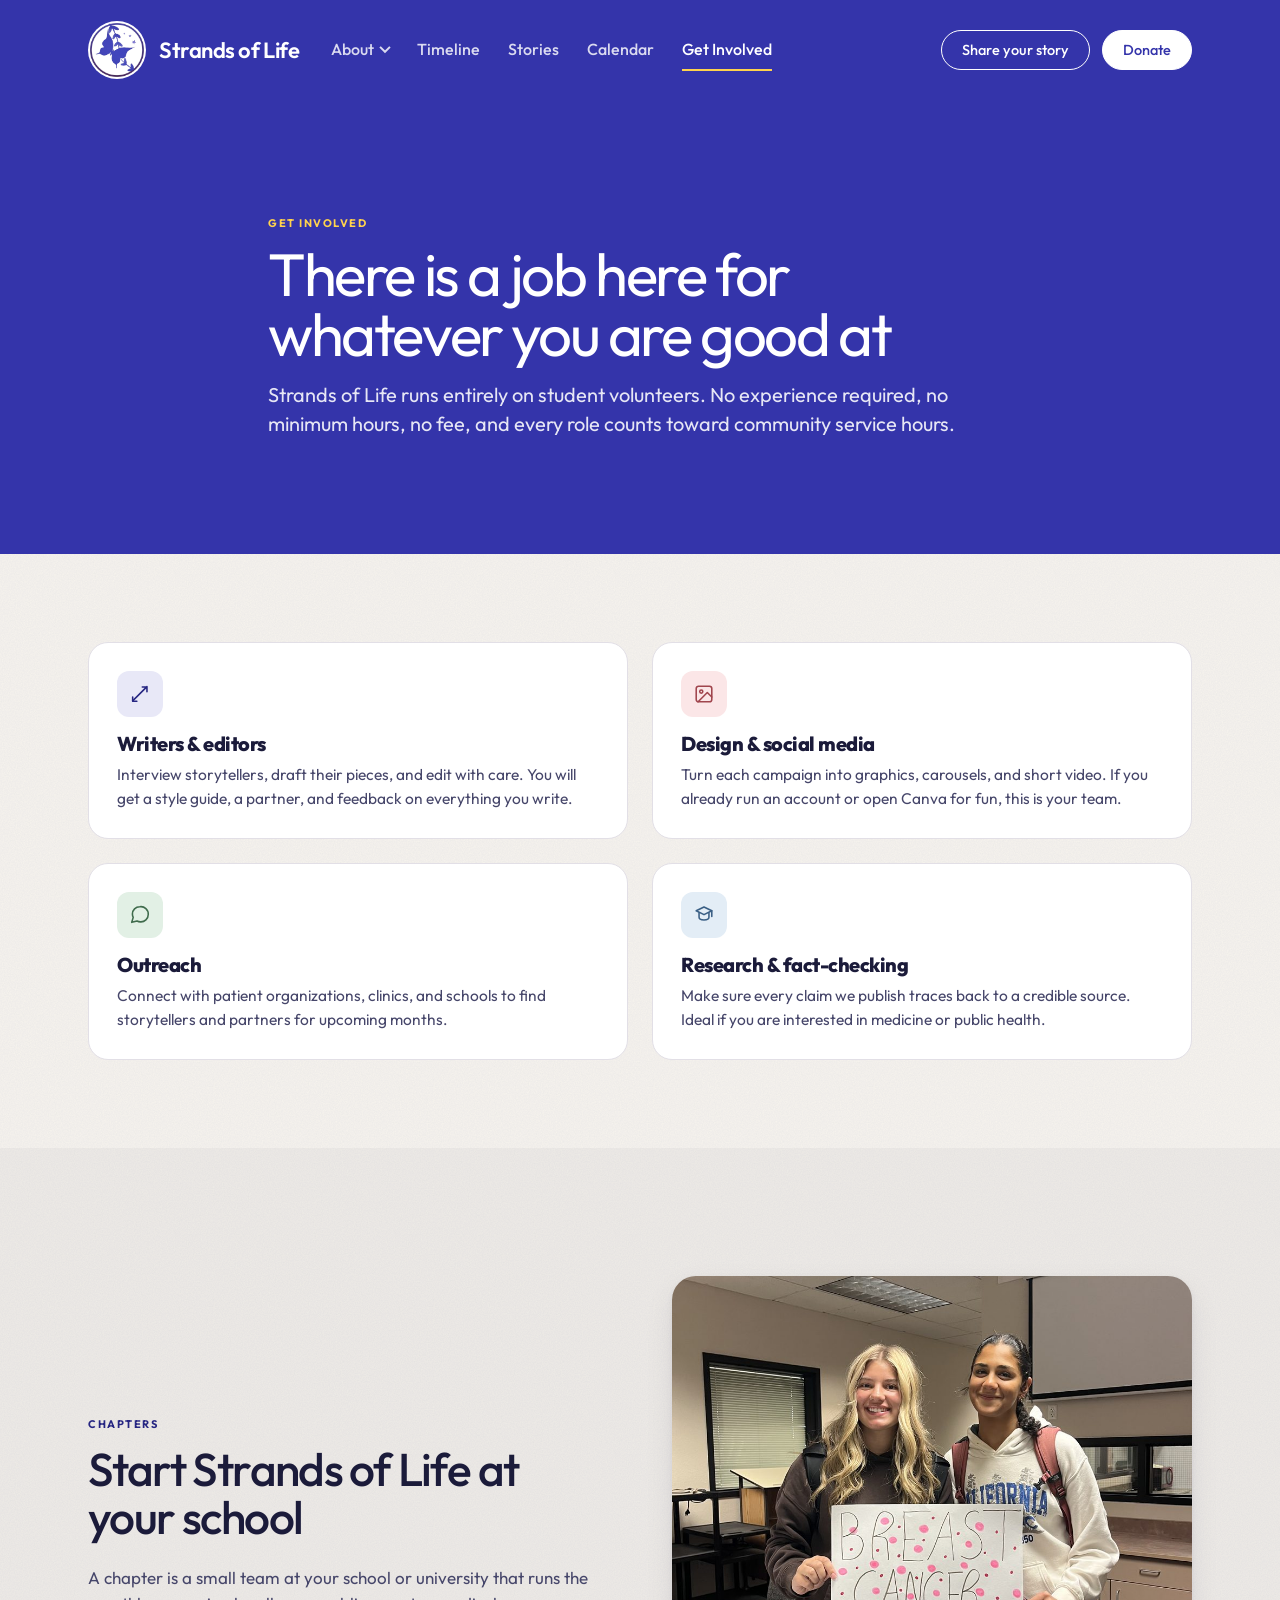
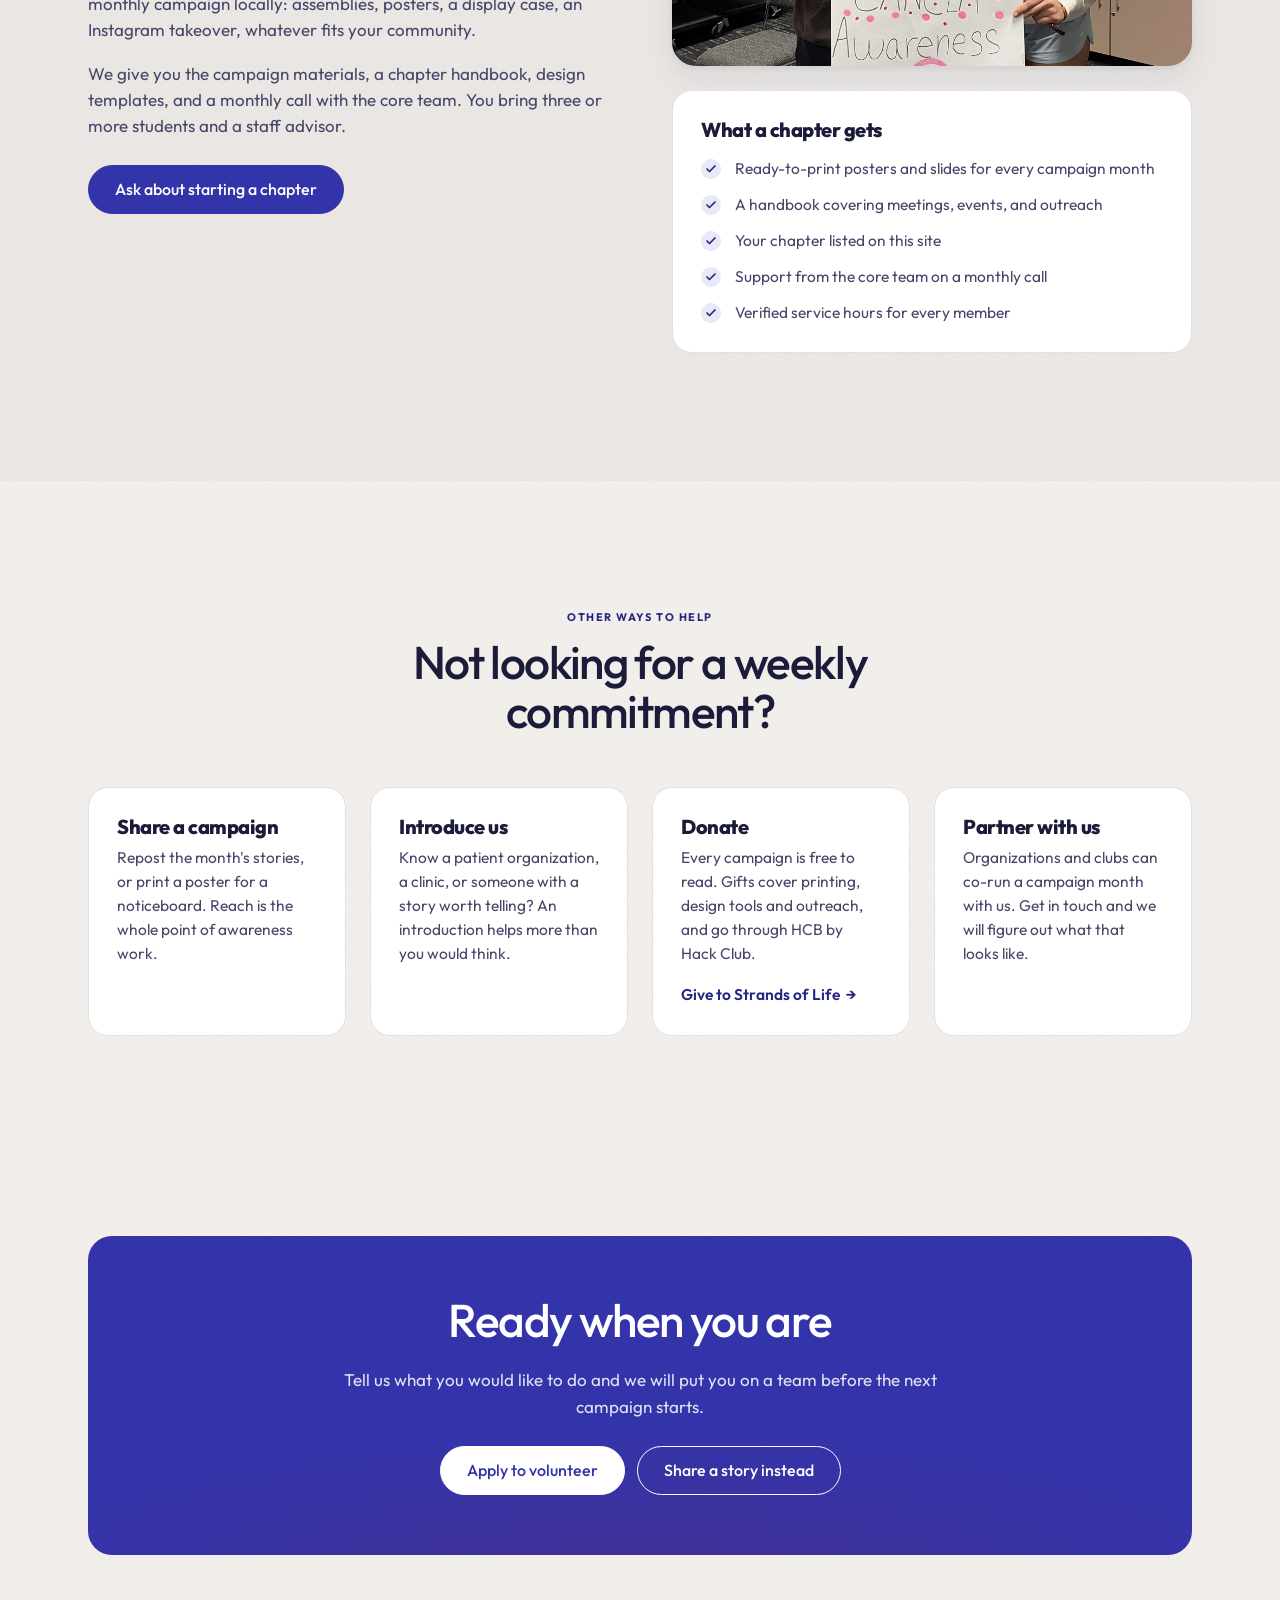
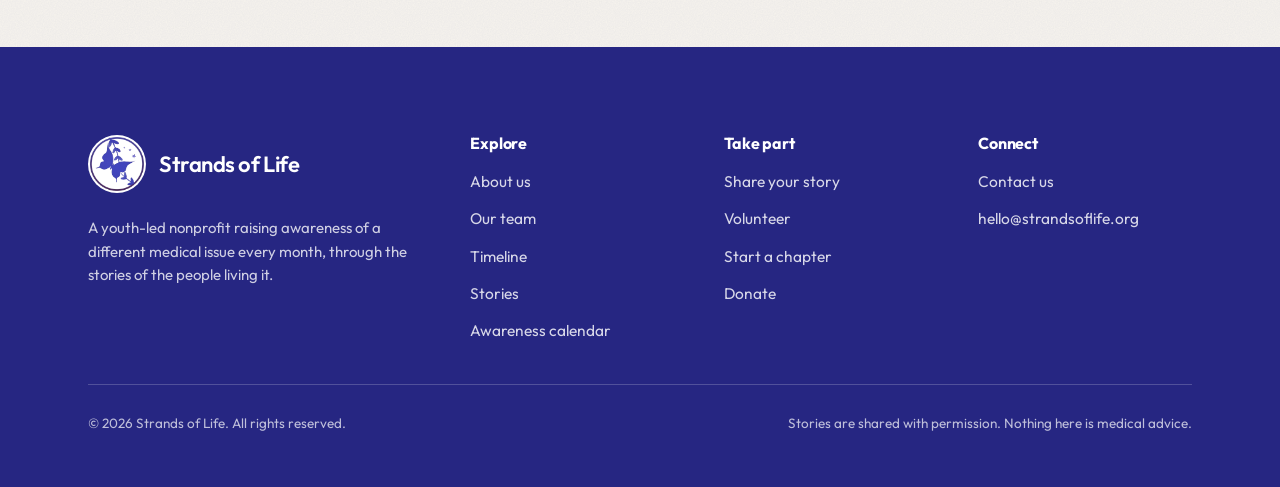
<file: get-involved.html>
<!DOCTYPE html>
<html lang="en">
<head>
<meta charset="UTF-8">
<meta name="viewport" content="width=device-width, initial-scale=1.0">
<title>Get Involved · Strands of Life</title>
<meta name="description" content="Volunteer as a writer, designer, researcher, or outreach lead, or start a Strands of Life chapter at your school.">
<link rel="icon" type="image/png" href="assets/images/logo.png">
<link rel="apple-touch-icon" href="assets/images/logo.png">
<link rel="preconnect" href="https://fonts.googleapis.com">
<link rel="preconnect" href="https://fonts.gstatic.com" crossorigin>
<link href="https://fonts.googleapis.com/css2?family=Outfit:wght@400;500;600;700;800&family=Libre+Baskerville:ital@1&display=swap" rel="stylesheet">
<meta name="theme-color" content="#3434AA">
<link rel="stylesheet" href="assets/css/style.css?v=21">
</head>
<body>

<a class="skip-link" href="#main-content">Skip to main content</a>

<header class="site-header">
  <nav class="nav">
    <a href="index.html" class="brand">
      <span class="brand-mark" aria-hidden="true"><img src="assets/images/logo.png" alt=""></span>
      Strands of Life
    </a>
    <ul class="nav-links">
      <li class="has-submenu">
        <button type="button" class="nav-parent" aria-expanded="false" aria-controls="about-submenu">About</button>
        <ul class="submenu" id="about-submenu">
          <li><a href="about.html">About us</a></li>
          <li><a href="team.html">Our team</a></li>
        </ul>
      </li>
      <li><a href="timeline.html">Timeline</a></li>
      <li><a href="stories.html">Stories</a></li>
      <li><a href="calendar.html">Calendar</a></li>
      <li><a href="get-involved.html">Get Involved</a></li>
      <li class="nav-only-mobile"><a href="share-your-story.html">Share your story</a></li>
      <li class="nav-only-mobile"><a href="get-involved.html">Join us</a></li>
      <li class="nav-only-mobile"><a href="https://hcb.hackclub.com/donations/start/strands-of-life" target="_blank" rel="noopener">Donate</a></li>
    </ul>
    <div class="nav-actions">
      <a href="share-your-story.html" class="btn btn-sm">Share your story</a>
      <a href="https://hcb.hackclub.com/donations/start/strands-of-life" class="btn btn-sm btn-donate" target="_blank" rel="noopener">Donate</a>
      <button class="nav-toggle" aria-label="Toggle menu" aria-expanded="false"><span></span></button>
    </div>
  </nav>
</header>

<main id="main-content">

  <section class="page-hero">
    <div class="container container-narrow">
      <p class="eyebrow">Get involved</p>
      <h1>There is a job here for whatever you are good at</h1>
      <p class="lede">Strands of Life runs entirely on student volunteers. No experience required, no minimum hours, no fee, and every role counts toward community service hours.</p>
    </div>
  </section>

  <section class="section-tight">
    <div class="container">
      <div class="grid cols-2">

        <article class="card card-hover reveal">
          <div class="card-icon" aria-hidden="true">
            <svg width="22" height="22" viewBox="0 0 24 24" fill="none" xmlns="http://www.w3.org/2000/svg">
              <path d="M4 19.5 19.6 4M14.5 4.4h5.1v5.1" stroke="currentColor" stroke-width="1.7" stroke-linecap="round" stroke-linejoin="round"/>
              <path d="M4 15.4V20h4.6" stroke="currentColor" stroke-width="1.7" stroke-linecap="round" stroke-linejoin="round"/>
            </svg>
          </div>
          <h3>Writers &amp; editors</h3>
          <p>Interview storytellers, draft their pieces, and edit with care. You will get a style guide, a partner, and feedback on everything you write.</p>
        </article>

        <article class="card card-hover reveal">
          <div class="card-icon rose" aria-hidden="true">
            <svg width="22" height="22" viewBox="0 0 24 24" fill="none" xmlns="http://www.w3.org/2000/svg">
              <rect x="3.5" y="3.5" width="17" height="17" rx="2.5" stroke="currentColor" stroke-width="1.7"/>
              <circle cx="9" cy="9.4" r="1.7" stroke="currentColor" stroke-width="1.7"/>
              <path d="M20.5 15.3 15.6 10.4 5.6 20.4" stroke="currentColor" stroke-width="1.7" stroke-linecap="round" stroke-linejoin="round"/>
            </svg>
          </div>
          <h3>Design &amp; social media</h3>
          <p>Turn each campaign into graphics, carousels, and short video. If you already run an account or open Canva for fun, this is your team.</p>
        </article>

        <article class="card card-hover reveal">
          <div class="card-icon sage" aria-hidden="true">
            <svg width="22" height="22" viewBox="0 0 24 24" fill="none" xmlns="http://www.w3.org/2000/svg">
              <path d="M21 11.5a8 8 0 0 1-8.6 8 8.6 8.6 0 0 1-3.6-1L3 20l1.6-5.4a8 8 0 0 1-.9-3.6 8 8 0 0 1 8-8 8 8 0 0 1 9.3 8.5Z" stroke="currentColor" stroke-width="1.7" stroke-linejoin="round"/>
            </svg>
          </div>
          <h3>Outreach</h3>
          <p>Connect with patient organizations, clinics, and schools to find storytellers and partners for upcoming months.</p>
        </article>

        <article class="card card-hover reveal">
          <div class="card-icon sky" aria-hidden="true">
            <svg width="22" height="22" viewBox="0 0 24 24" fill="none" xmlns="http://www.w3.org/2000/svg">
              <path d="M12 3.2 3.5 7.4 12 11.6l8.5-4.2L12 3.2Z" stroke="currentColor" stroke-width="1.7" stroke-linejoin="round"/>
              <path d="M6.6 9.5v5c0 1.6 2.4 2.9 5.4 2.9s5.4-1.3 5.4-2.9v-5M20.5 7.4v6.2" stroke="currentColor" stroke-width="1.7" stroke-linecap="round"/>
            </svg>
          </div>
          <h3>Research &amp; fact-checking</h3>
          <p>Make sure every claim we publish traces back to a credible source. Ideal if you are interested in medicine or public health.</p>
        </article>

      </div>
    </div>
  </section>

  <section class="section section-alt" id="chapters">
    <div class="container split">
      <div>
        <p class="eyebrow">Chapters</p>
        <h2>Start Strands of Life at your school</h2>
        <p>A chapter is a small team at your school or university that runs the monthly campaign locally: assemblies, posters, a display case, an Instagram takeover, whatever fits your community.</p>
        <p>We give you the campaign materials, a chapter handbook, design templates, and a monthly call with the core team. You bring three or more students and a staff advisor.</p>
        <a href="contact.html" class="btn btn-primary" style="margin-top: 8px;">Ask about starting a chapter</a>
      </div>
      <div>
        <img class="split-photo reveal" src="assets/images/timeline/posters/2.jpg" width="960" height="1280" loading="lazy" decoding="async" alt="Two club members hold the breast cancer awareness poster they made" style="object-position:center 45%; margin-bottom: 24px;">
        <div class="card reveal">
          <h3>What a chapter gets</h3>
          <ul class="check-list" style="margin-top: 16px;">
            <li>Ready-to-print posters and slides for every campaign month</li>
            <li>A handbook covering meetings, events, and outreach</li>
            <li>Your chapter listed on this site</li>
            <li>Support from the core team on a monthly call</li>
            <li>Verified service hours for every member</li>
          </ul>
        </div>
      </div>
    </div>
  </section>

  <section class="section">
    <div class="container">
      <div class="section-head center">
        <p class="eyebrow no-rule">Other ways to help</p>
        <h2>Not looking for a weekly commitment?</h2>
      </div>
      <div class="grid cols-4">
        <article class="card reveal">
          <h3>Share a campaign</h3>
          <p>Repost the month's stories, or print a poster for a noticeboard. Reach is the whole point of awareness work.</p>
        </article>
        <article class="card reveal">
          <h3>Introduce us</h3>
          <p>Know a patient organization, a clinic, or someone with a story worth telling? An introduction helps more than you would think.</p>
        </article>
        <article class="card reveal">
          <h3>Donate</h3>
          <p>Every campaign is free to read. Gifts cover printing, design tools and outreach, and go through HCB by Hack Club.</p>
          <a href="https://hcb.hackclub.com/donations/start/strands-of-life" class="link-arrow" target="_blank" rel="noopener">Give to Strands of Life</a>
        </article>
        <article class="card reveal">
          <h3>Partner with us</h3>
          <p>Organizations and clubs can co-run a campaign month with us. Get in touch and we will figure out what that looks like.</p>
        </article>
      </div>
    </div>
  </section>

  <section class="section-tight" style="padding: 72px 0 92px;">
    <div class="container">
      <div class="cta-band reveal">
        <h2>Ready when you are</h2>
        <p>Tell us what you would like to do and we will put you on a team before the next campaign starts.</p>
        <div class="cta-actions">
          <a href="contact.html" class="btn btn-accent">Apply to volunteer</a>
          <a href="share-your-story.html" class="btn btn-light">Share a story instead</a>
        </div>
      </div>
    </div>
  </section>

</main>

<footer class="site-footer">
  <div class="container">
    <div class="footer-grid">
      <div>
        <a href="index.html" class="brand">
          <span class="brand-mark" aria-hidden="true"><img src="assets/images/logo.png" alt=""></span>
          Strands of Life
        </a>
        <p class="footer-blurb">A youth-led nonprofit raising awareness of a different medical issue every month, through the stories of the people living it.</p>
      </div>
      <div class="footer-col">
        <h4>Explore</h4>
        <ul>
          <li><a href="about.html">About us</a></li>
          <li><a href="team.html">Our team</a></li>
          <li><a href="timeline.html">Timeline</a></li>
          <li><a href="stories.html">Stories</a></li>
          <li><a href="calendar.html">Awareness calendar</a></li>
        </ul>
      </div>
      <div class="footer-col">
        <h4>Take part</h4>
        <ul>
          <li><a href="share-your-story.html">Share your story</a></li>
          <li><a href="get-involved.html">Volunteer</a></li>
          <li><a href="get-involved.html#chapters">Start a chapter</a></li>
          <li><a href="https://hcb.hackclub.com/donations/start/strands-of-life" target="_blank" rel="noopener">Donate</a></li>
        </ul>
      </div>
      <div class="footer-col">
        <h4>Connect</h4>
        <ul>
          <li><a href="contact.html">Contact us</a></li>
          <li><a href="mailto:hello@strandsoflife.org">hello@strandsoflife.org</a></li>
        </ul>
      </div>
    </div>
    <div class="footer-bottom">
      <p>&copy; <span data-year>2026</span> Strands of Life. All rights reserved.</p>
      <p>Stories are shared with permission. Nothing here is medical advice.</p>
    </div>
  </div>
</footer>

<script src="assets/js/main.js?v=6" defer></script>
<script src="assets/js/analytics.js?v=2" defer></script>
</body>
</html>
</file>
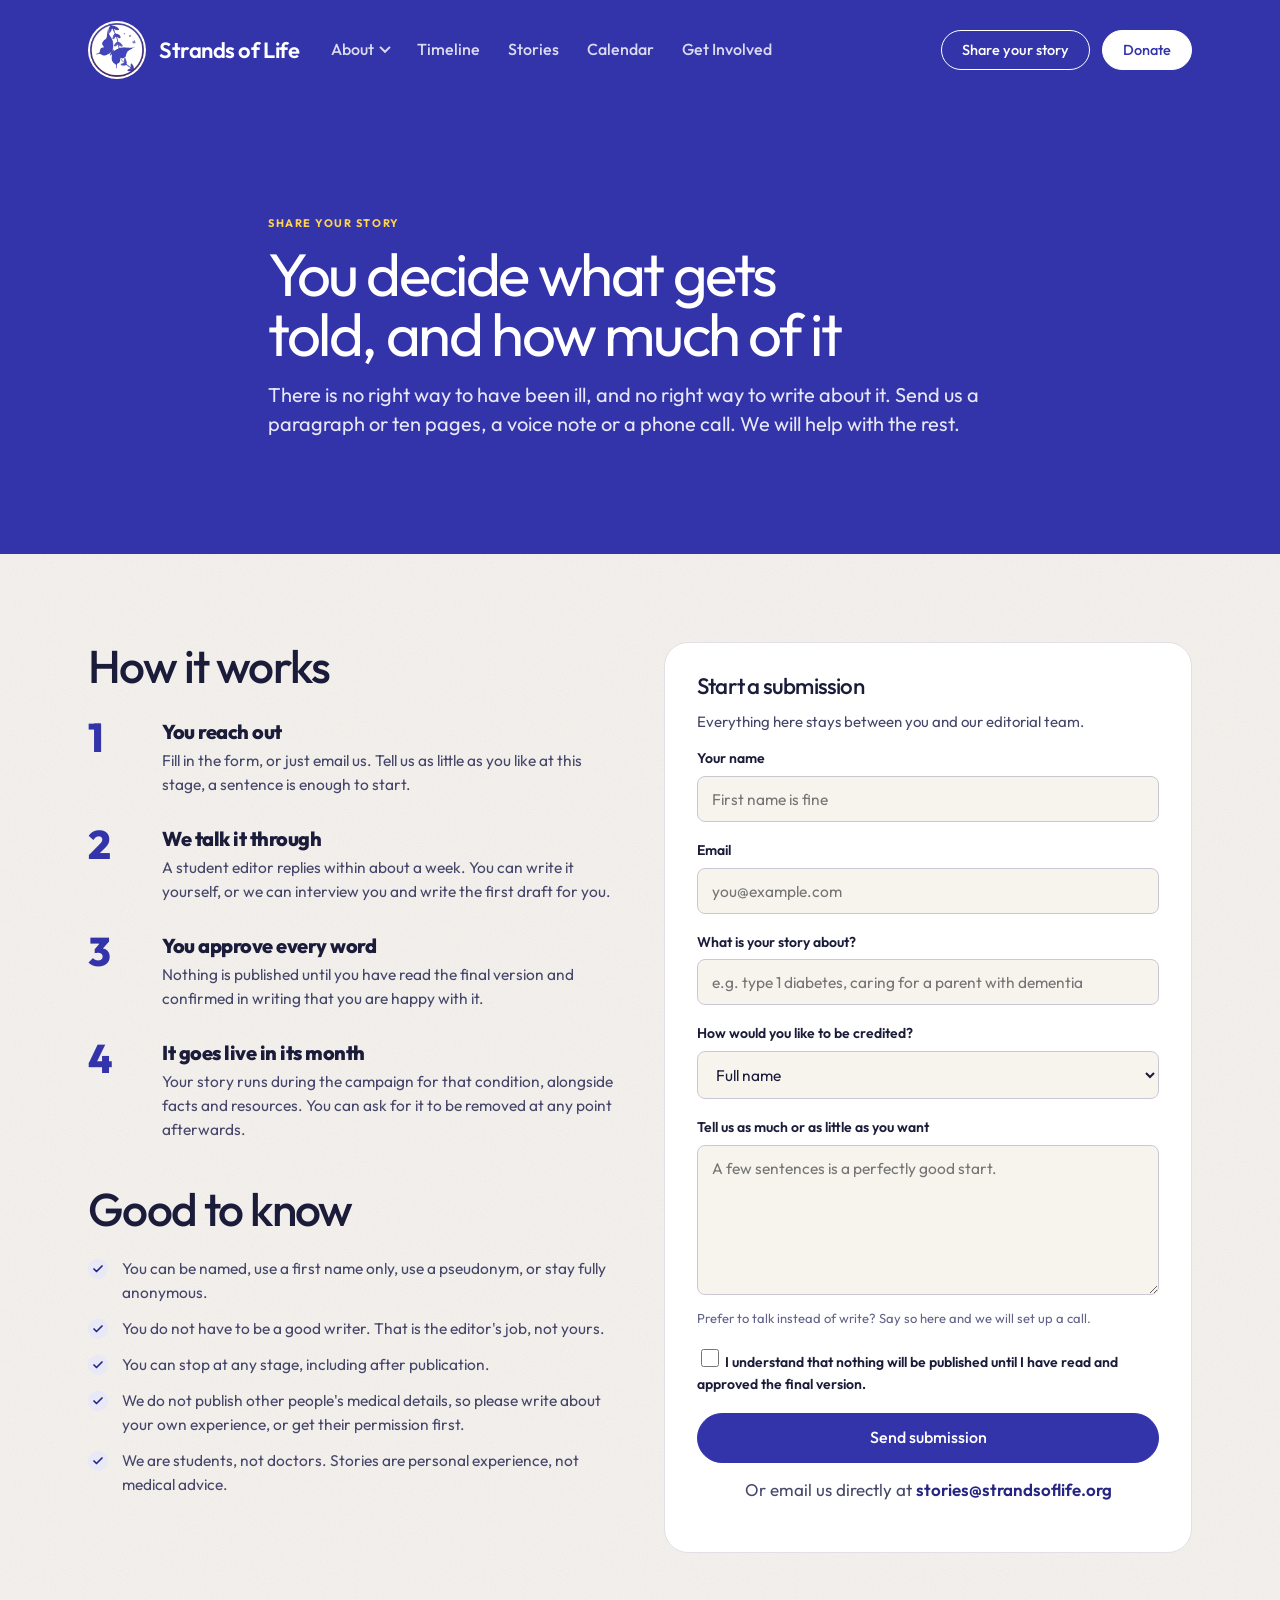
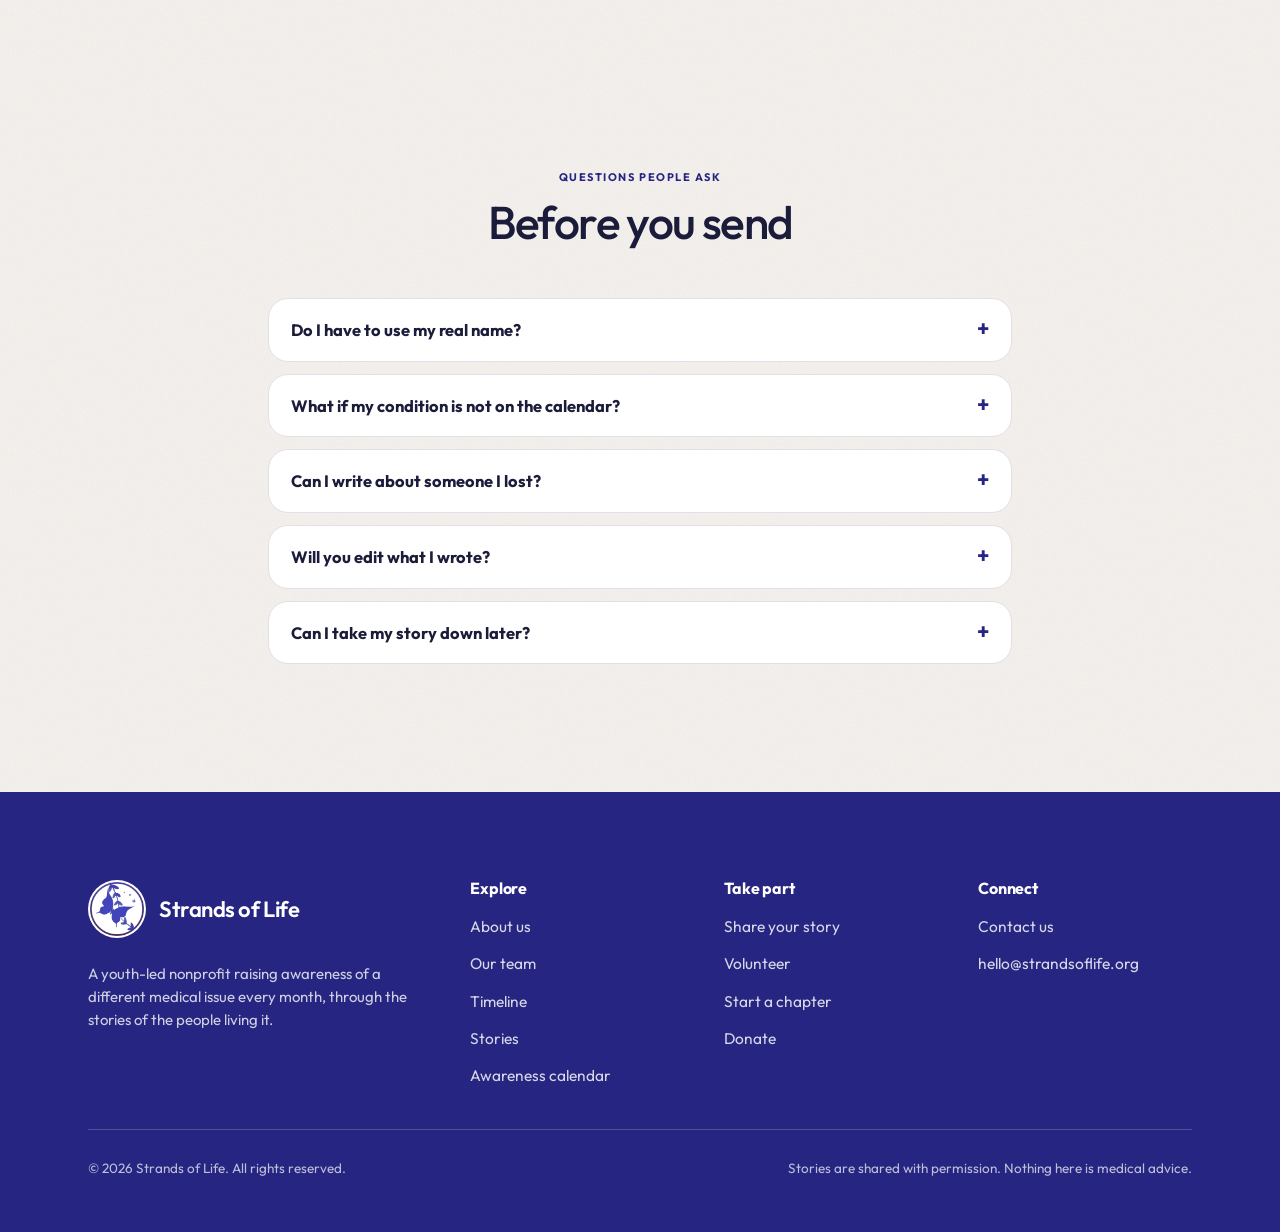
<file: share-your-story.html>
<!DOCTYPE html>
<html lang="en">
<head>
<meta charset="UTF-8">
<meta name="viewport" content="width=device-width, initial-scale=1.0">
<title>Share Your Story · Strands of Life</title>
<meta name="description" content="Tell your story your way: named, pseudonymous, or anonymous. You approve every word before we publish.">
<link rel="icon" type="image/png" href="assets/images/logo.png">
<link rel="apple-touch-icon" href="assets/images/logo.png">
<link rel="preconnect" href="https://fonts.googleapis.com">
<link rel="preconnect" href="https://fonts.gstatic.com" crossorigin>
<link href="https://fonts.googleapis.com/css2?family=Outfit:wght@400;500;600;700;800&family=Libre+Baskerville:ital@1&display=swap" rel="stylesheet">
<meta name="theme-color" content="#3434AA">
<link rel="stylesheet" href="assets/css/style.css?v=21">
</head>
<body>

<a class="skip-link" href="#main-content">Skip to main content</a>

<header class="site-header">
  <nav class="nav">
    <a href="index.html" class="brand">
      <span class="brand-mark" aria-hidden="true"><img src="assets/images/logo.png" alt=""></span>
      Strands of Life
    </a>
    <ul class="nav-links">
      <li class="has-submenu">
        <button type="button" class="nav-parent" aria-expanded="false" aria-controls="about-submenu">About</button>
        <ul class="submenu" id="about-submenu">
          <li><a href="about.html">About us</a></li>
          <li><a href="team.html">Our team</a></li>
        </ul>
      </li>
      <li><a href="timeline.html">Timeline</a></li>
      <li><a href="stories.html">Stories</a></li>
      <li><a href="calendar.html">Calendar</a></li>
      <li><a href="get-involved.html">Get Involved</a></li>
      <li class="nav-only-mobile"><a href="share-your-story.html">Share your story</a></li>
      <li class="nav-only-mobile"><a href="get-involved.html">Join us</a></li>
      <li class="nav-only-mobile"><a href="https://hcb.hackclub.com/donations/start/strands-of-life" target="_blank" rel="noopener">Donate</a></li>
    </ul>
    <div class="nav-actions">
      <a href="share-your-story.html" class="btn btn-sm">Share your story</a>
      <a href="https://hcb.hackclub.com/donations/start/strands-of-life" class="btn btn-sm btn-donate" target="_blank" rel="noopener">Donate</a>
      <button class="nav-toggle" aria-label="Toggle menu" aria-expanded="false"><span></span></button>
    </div>
  </nav>
</header>

<main id="main-content">

  <section class="page-hero">
    <div class="container container-narrow">
      <p class="eyebrow">Share your story</p>
      <h1>You decide what gets told, and how much of it</h1>
      <p class="lede">There is no right way to have been ill, and no right way to write about it. Send us a paragraph or ten pages, a voice note or a phone call. We will help with the rest.</p>
    </div>
  </section>

  <section class="section-tight">
    <div class="container">
      <div class="grid cols-2" style="gap: 48px; align-items: start;">

        <div>
          <h2>How it works</h2>
          <div class="steps" style="margin-top: 26px;">
            <div class="step">
              <div class="step-num" aria-hidden="true"></div>
              <div>
                <h3>You reach out</h3>
                <p>Fill in the form, or just email us. Tell us as little as you like at this stage, a sentence is enough to start.</p>
              </div>
            </div>
            <div class="step">
              <div class="step-num" aria-hidden="true"></div>
              <div>
                <h3>We talk it through</h3>
                <p>A student editor replies within about a week. You can write it yourself, or we can interview you and write the first draft for you.</p>
              </div>
            </div>
            <div class="step">
              <div class="step-num" aria-hidden="true"></div>
              <div>
                <h3>You approve every word</h3>
                <p>Nothing is published until you have read the final version and confirmed in writing that you are happy with it.</p>
              </div>
            </div>
            <div class="step">
              <div class="step-num" aria-hidden="true"></div>
              <div>
                <h3>It goes live in its month</h3>
                <p>Your story runs during the campaign for that condition, alongside facts and resources. You can ask for it to be removed at any point afterwards.</p>
              </div>
            </div>
          </div>

          <h2 style="margin-top: 44px;">Good to know</h2>
          <ul class="check-list" style="margin-top: 18px;">
            <li>You can be named, use a first name only, use a pseudonym, or stay fully anonymous.</li>
            <li>You do not have to be a good writer. That is the editor's job, not yours.</li>
            <li>You can stop at any stage, including after publication.</li>
            <li>We do not publish other people's medical details, so please write about your own experience, or get their permission first.</li>
            <li>We are students, not doctors. Stories are personal experience, not medical advice.</li>
          </ul>
        </div>

        <div class="form-card reveal">
          <h2 style="font-size: 1.4rem;">Start a submission</h2>
          <p style="font-size: 15px;">Everything here stays between you and our editorial team.</p>

          <!-- This form needs a backend to actually send. Easiest option for a
               static site: create a free form endpoint (Formspree, Getform, or
               a Google Form) and paste its URL into the action below. -->
          <form action="https://formspree.io/f/your-form-id" method="POST">
            <div class="field">
              <label for="name">Your name</label>
              <input type="text" id="name" name="name" placeholder="First name is fine" required>
            </div>
            <div class="field">
              <label for="email">Email</label>
              <input type="email" id="email" name="email" placeholder="you@example.com" required>
            </div>
            <div class="field">
              <label for="topic">What is your story about?</label>
              <input type="text" id="topic" name="topic" placeholder="e.g. type 1 diabetes, caring for a parent with dementia" required>
            </div>
            <div class="field">
              <label for="identity">How would you like to be credited?</label>
              <select id="identity" name="identity">
                <option>Full name</option>
                <option>First name only</option>
                <option>Pseudonym</option>
                <option>Anonymous</option>
                <option>Not sure yet</option>
              </select>
            </div>
            <div class="field">
              <label for="story">Tell us as much or as little as you want</label>
              <textarea id="story" name="story" placeholder="A few sentences is a perfectly good start."></textarea>
              <p class="hint">Prefer to talk instead of write? Say so here and we will set up a call.</p>
            </div>
            <div class="field">
              <label class="checkbox">
                <input type="checkbox" name="consent" required>
                <span>I understand that nothing will be published until I have read and approved the final version.</span>
              </label>
            </div>
            <button type="submit" class="btn btn-accent btn-block">Send submission</button>
            <p class="hint" style="text-align: center; margin-top: 14px;">Or email us directly at <a href="mailto:stories@strandsoflife.org" style="color: var(--accent-dark); font-weight: 600;">stories@strandsoflife.org</a></p>
          </form>
        </div>

      </div>
    </div>
  </section>

  <section class="section">
    <div class="container container-narrow">
      <div class="section-head center">
        <p class="eyebrow no-rule">Questions people ask</p>
        <h2>Before you send</h2>
      </div>
      <div class="faq">
        <details>
          <summary>Do I have to use my real name?</summary>
          <p>No. You can publish under a pseudonym or completely anonymously, and that decision is yours to change right up until the piece goes live.</p>
        </details>
        <details>
          <summary>What if my condition is not on the calendar?</summary>
          <p>Send it anyway. The calendar sets our main campaigns, but we publish stories outside it too, and a submission is often what makes us add a month.</p>
        </details>
        <details>
          <summary>Can I write about someone I lost?</summary>
          <p>Yes, and many people do. We will ask that you are comfortable with the details being public, and we will handle the draft gently.</p>
        </details>
        <details>
          <summary>Will you edit what I wrote?</summary>
          <p>We edit for clarity, length, and typos. We do not change the meaning of your experience, and you see and approve every edit before publication.</p>
        </details>
        <details>
          <summary>Can I take my story down later?</summary>
          <p>At any time, for any reason, without explaining yourself. Email us and it comes down.</p>
        </details>
      </div>
    </div>
  </section>

</main>

<footer class="site-footer">
  <div class="container">
    <div class="footer-grid">
      <div>
        <a href="index.html" class="brand">
          <span class="brand-mark" aria-hidden="true"><img src="assets/images/logo.png" alt=""></span>
          Strands of Life
        </a>
        <p class="footer-blurb">A youth-led nonprofit raising awareness of a different medical issue every month, through the stories of the people living it.</p>
      </div>
      <div class="footer-col">
        <h4>Explore</h4>
        <ul>
          <li><a href="about.html">About us</a></li>
          <li><a href="team.html">Our team</a></li>
          <li><a href="timeline.html">Timeline</a></li>
          <li><a href="stories.html">Stories</a></li>
          <li><a href="calendar.html">Awareness calendar</a></li>
        </ul>
      </div>
      <div class="footer-col">
        <h4>Take part</h4>
        <ul>
          <li><a href="share-your-story.html">Share your story</a></li>
          <li><a href="get-involved.html">Volunteer</a></li>
          <li><a href="get-involved.html#chapters">Start a chapter</a></li>
          <li><a href="https://hcb.hackclub.com/donations/start/strands-of-life" target="_blank" rel="noopener">Donate</a></li>
        </ul>
      </div>
      <div class="footer-col">
        <h4>Connect</h4>
        <ul>
          <li><a href="contact.html">Contact us</a></li>
          <li><a href="mailto:hello@strandsoflife.org">hello@strandsoflife.org</a></li>
        </ul>
      </div>
    </div>
    <div class="footer-bottom">
      <p>&copy; <span data-year>2026</span> Strands of Life. All rights reserved.</p>
      <p>Stories are shared with permission. Nothing here is medical advice.</p>
    </div>
  </div>
</footer>

<script src="assets/js/main.js?v=6" defer></script>
<script src="assets/js/analytics.js?v=2" defer></script>
</body>
</html>
</file>
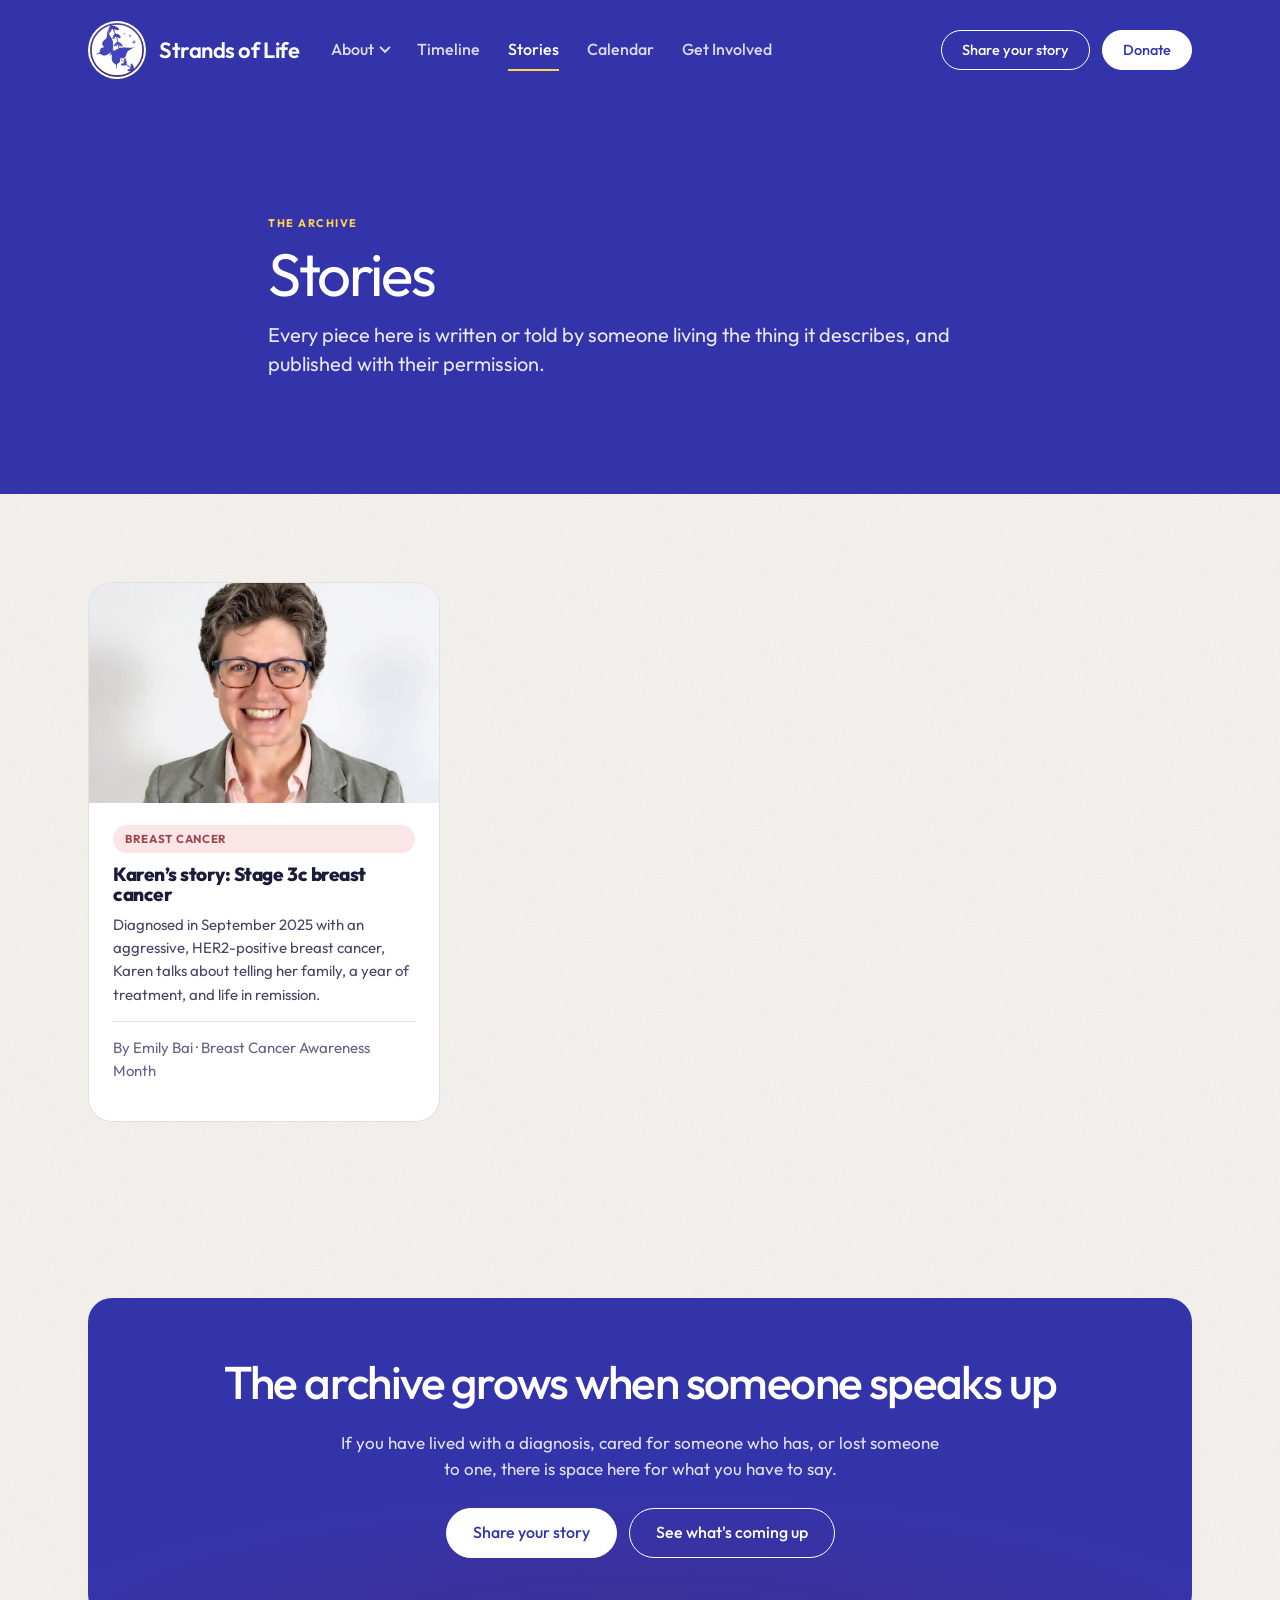
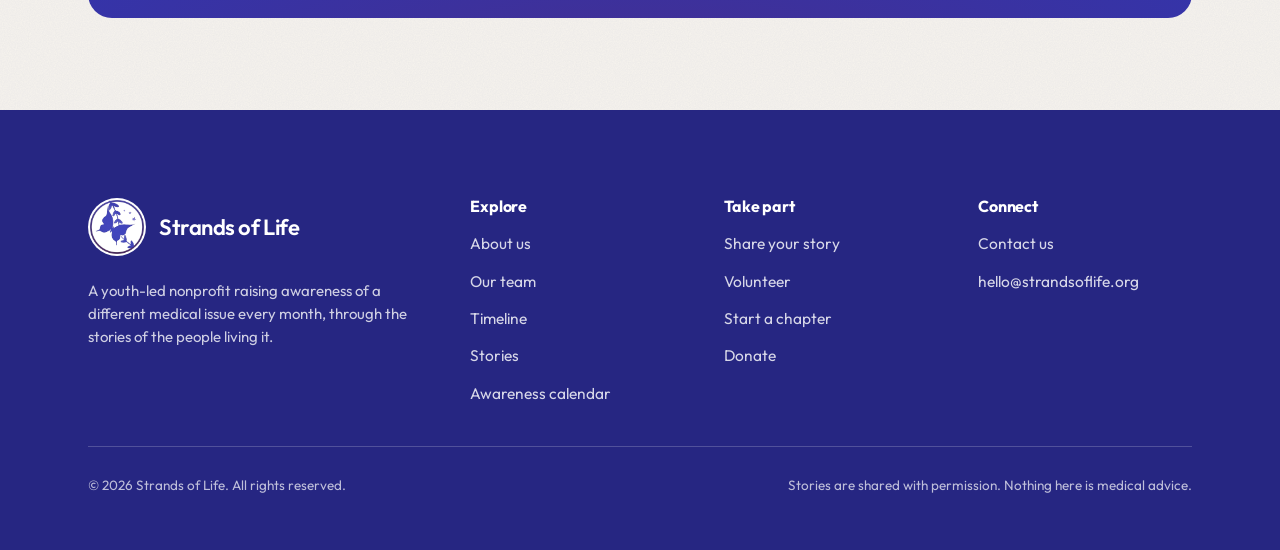
<file: stories.html>
<!DOCTYPE html>
<html lang="en">
<head>
<meta charset="UTF-8">
<meta name="viewport" content="width=device-width, initial-scale=1.0">
<title>Stories · Strands of Life</title>
<meta name="description" content="First-person stories from patients, survivors, caregivers, and families, published with permission during each month's awareness campaign.">
<link rel="icon" type="image/png" href="assets/images/logo.png">
<link rel="apple-touch-icon" href="assets/images/logo.png">
<link rel="preconnect" href="https://fonts.googleapis.com">
<link rel="preconnect" href="https://fonts.gstatic.com" crossorigin>
<link href="https://fonts.googleapis.com/css2?family=Outfit:wght@400;500;600;700;800&family=Libre+Baskerville:ital@1&display=swap" rel="stylesheet">
<meta name="theme-color" content="#3434AA">
<link rel="stylesheet" href="assets/css/style.css?v=21">
</head>
<body>

<a class="skip-link" href="#main-content">Skip to main content</a>

<header class="site-header">
  <nav class="nav">
    <a href="index.html" class="brand">
      <span class="brand-mark" aria-hidden="true"><img src="assets/images/logo.png" alt=""></span>
      Strands of Life
    </a>
    <ul class="nav-links">
      <li class="has-submenu">
        <button type="button" class="nav-parent" aria-expanded="false" aria-controls="about-submenu">About</button>
        <ul class="submenu" id="about-submenu">
          <li><a href="about.html">About us</a></li>
          <li><a href="team.html">Our team</a></li>
        </ul>
      </li>
      <li><a href="timeline.html">Timeline</a></li>
      <li><a href="stories.html">Stories</a></li>
      <li><a href="calendar.html">Calendar</a></li>
      <li><a href="get-involved.html">Get Involved</a></li>
      <li class="nav-only-mobile"><a href="share-your-story.html">Share your story</a></li>
      <li class="nav-only-mobile"><a href="get-involved.html">Join us</a></li>
      <li class="nav-only-mobile"><a href="https://hcb.hackclub.com/donations/start/strands-of-life" target="_blank" rel="noopener">Donate</a></li>
    </ul>
    <div class="nav-actions">
      <a href="share-your-story.html" class="btn btn-sm">Share your story</a>
      <a href="https://hcb.hackclub.com/donations/start/strands-of-life" class="btn btn-sm btn-donate" target="_blank" rel="noopener">Donate</a>
      <button class="nav-toggle" aria-label="Toggle menu" aria-expanded="false"><span></span></button>
    </div>
  </nav>
</header>

<main id="main-content">

  <section class="page-hero">
    <div class="container container-narrow">
      <p class="eyebrow">The archive</p>
      <h1>Stories</h1>
      <p class="lede">Every piece here is written or told by someone living the thing it describes, and published with their permission.</p>
    </div>
  </section>

  <section class="section-tight">
    <div class="container">
      <div class="story-grid">
        <a class="story-card reveal" href="story-karen-ryberg.html">
          <div class="story-thumb story-thumb-photo"><img src="assets/images/stories/karen-ryberg/headshot.jpg" width="960" height="960" loading="lazy" decoding="async" alt=""></div>
          <div class="story-body">
            <span class="pill pill-rose">Breast cancer</span>
            <h3>Karen’s story: Stage 3c breast cancer</h3>
            <p>Diagnosed in September 2025 with an aggressive, HER2-positive breast cancer, Karen talks about telling her family, a year of treatment, and life in remission.</p>
            <p class="story-meta">By Emily Bai &middot; Breast Cancer Awareness Month</p>
          </div>
        </a>
      </div>
    </div>
  </section>

  <section class="section-tight" style="padding-bottom: 92px;">
    <div class="container">
      <div class="cta-band reveal">
        <h2>The archive grows when someone speaks up</h2>
        <p>If you have lived with a diagnosis, cared for someone who has, or lost someone to one, there is space here for what you have to say.</p>
        <div class="cta-actions">
          <a href="share-your-story.html" class="btn btn-accent">Share your story</a>
          <a href="calendar.html" class="btn btn-light">See what's coming up</a>
        </div>
      </div>
    </div>
  </section>

</main>

<footer class="site-footer">
  <div class="container">
    <div class="footer-grid">
      <div>
        <a href="index.html" class="brand">
          <span class="brand-mark" aria-hidden="true"><img src="assets/images/logo.png" alt=""></span>
          Strands of Life
        </a>
        <p class="footer-blurb">A youth-led nonprofit raising awareness of a different medical issue every month, through the stories of the people living it.</p>
      </div>
      <div class="footer-col">
        <h4>Explore</h4>
        <ul>
          <li><a href="about.html">About us</a></li>
          <li><a href="team.html">Our team</a></li>
          <li><a href="timeline.html">Timeline</a></li>
          <li><a href="stories.html">Stories</a></li>
          <li><a href="calendar.html">Awareness calendar</a></li>
        </ul>
      </div>
      <div class="footer-col">
        <h4>Take part</h4>
        <ul>
          <li><a href="share-your-story.html">Share your story</a></li>
          <li><a href="get-involved.html">Volunteer</a></li>
          <li><a href="get-involved.html#chapters">Start a chapter</a></li>
          <li><a href="https://hcb.hackclub.com/donations/start/strands-of-life" target="_blank" rel="noopener">Donate</a></li>
        </ul>
      </div>
      <div class="footer-col">
        <h4>Connect</h4>
        <ul>
          <li><a href="contact.html">Contact us</a></li>
          <li><a href="mailto:hello@strandsoflife.org">hello@strandsoflife.org</a></li>
        </ul>
      </div>
    </div>
    <div class="footer-bottom">
      <p>&copy; <span data-year>2026</span> Strands of Life. All rights reserved.</p>
      <p>Stories are shared with permission. Nothing here is medical advice.</p>
    </div>
  </div>
</footer>

<script src="assets/js/main.js?v=6" defer></script>
<script src="assets/js/analytics.js?v=2" defer></script>
</body>
</html>
</file>
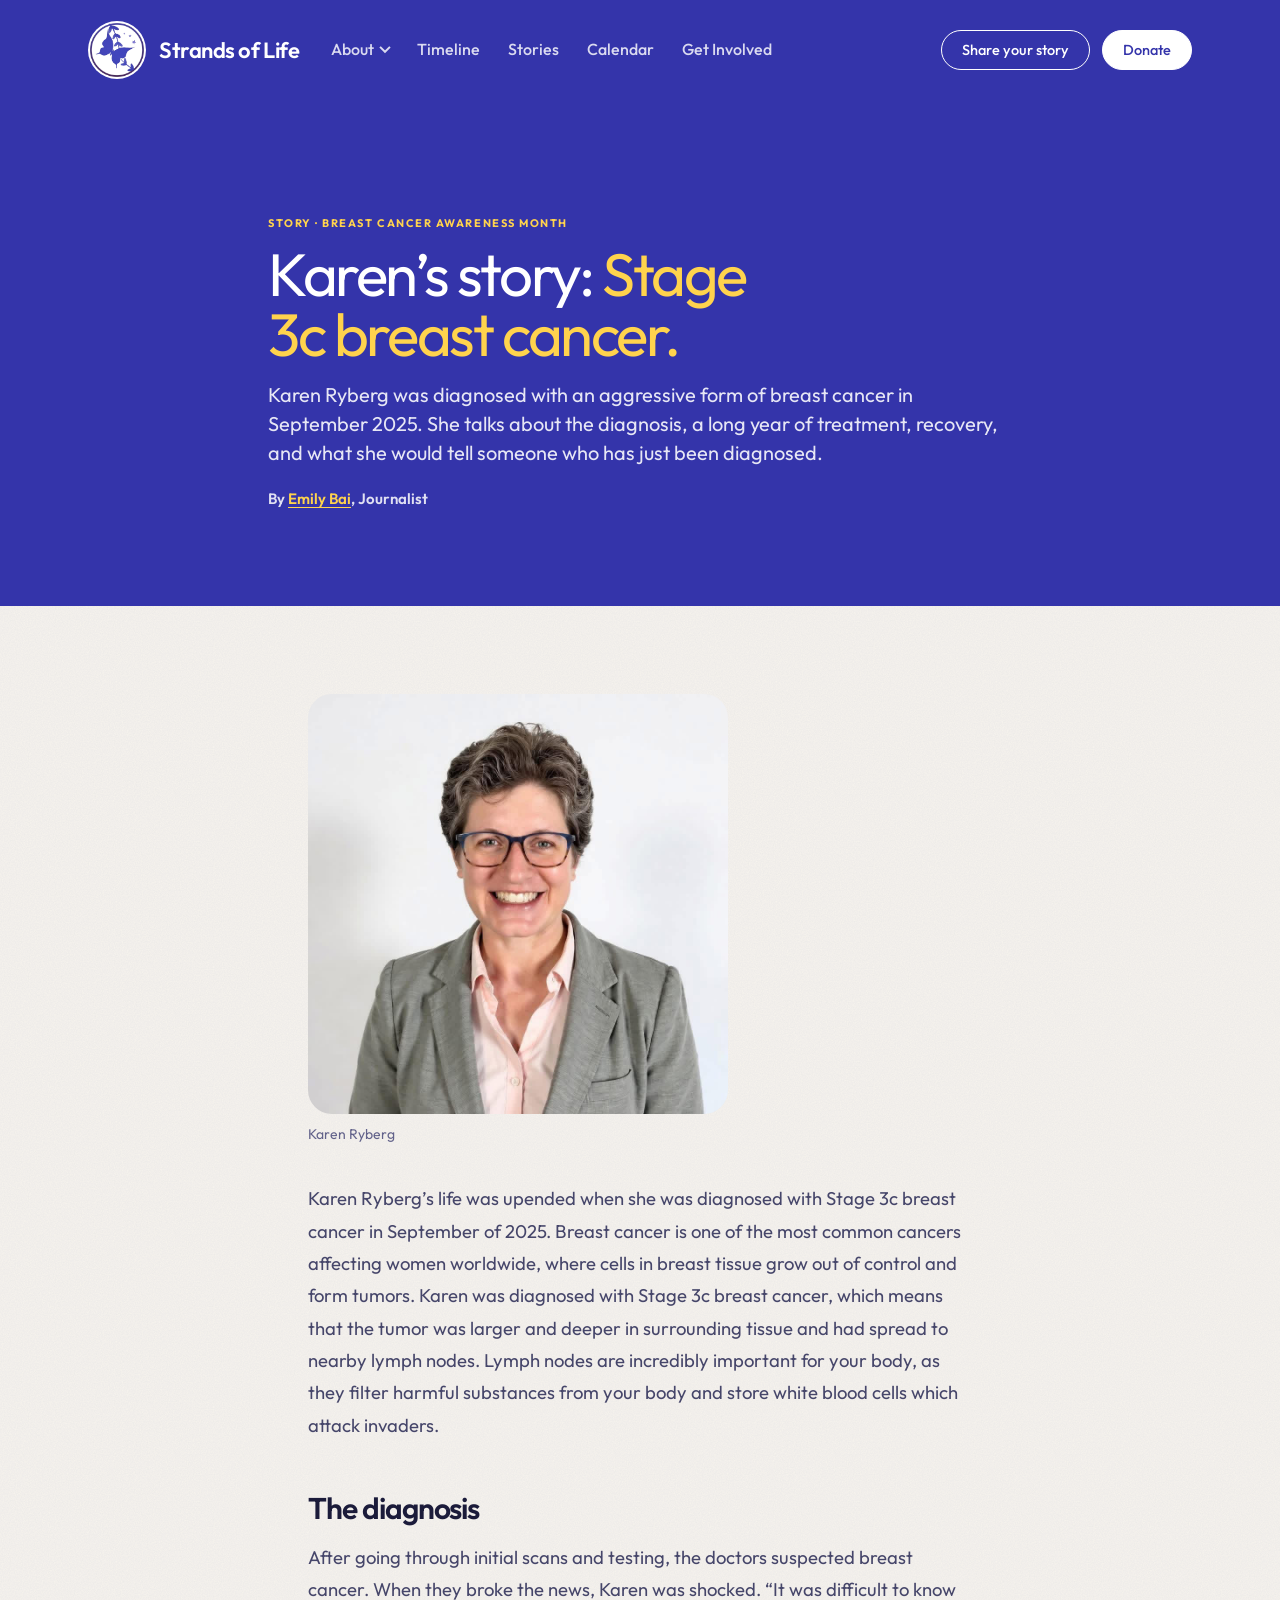
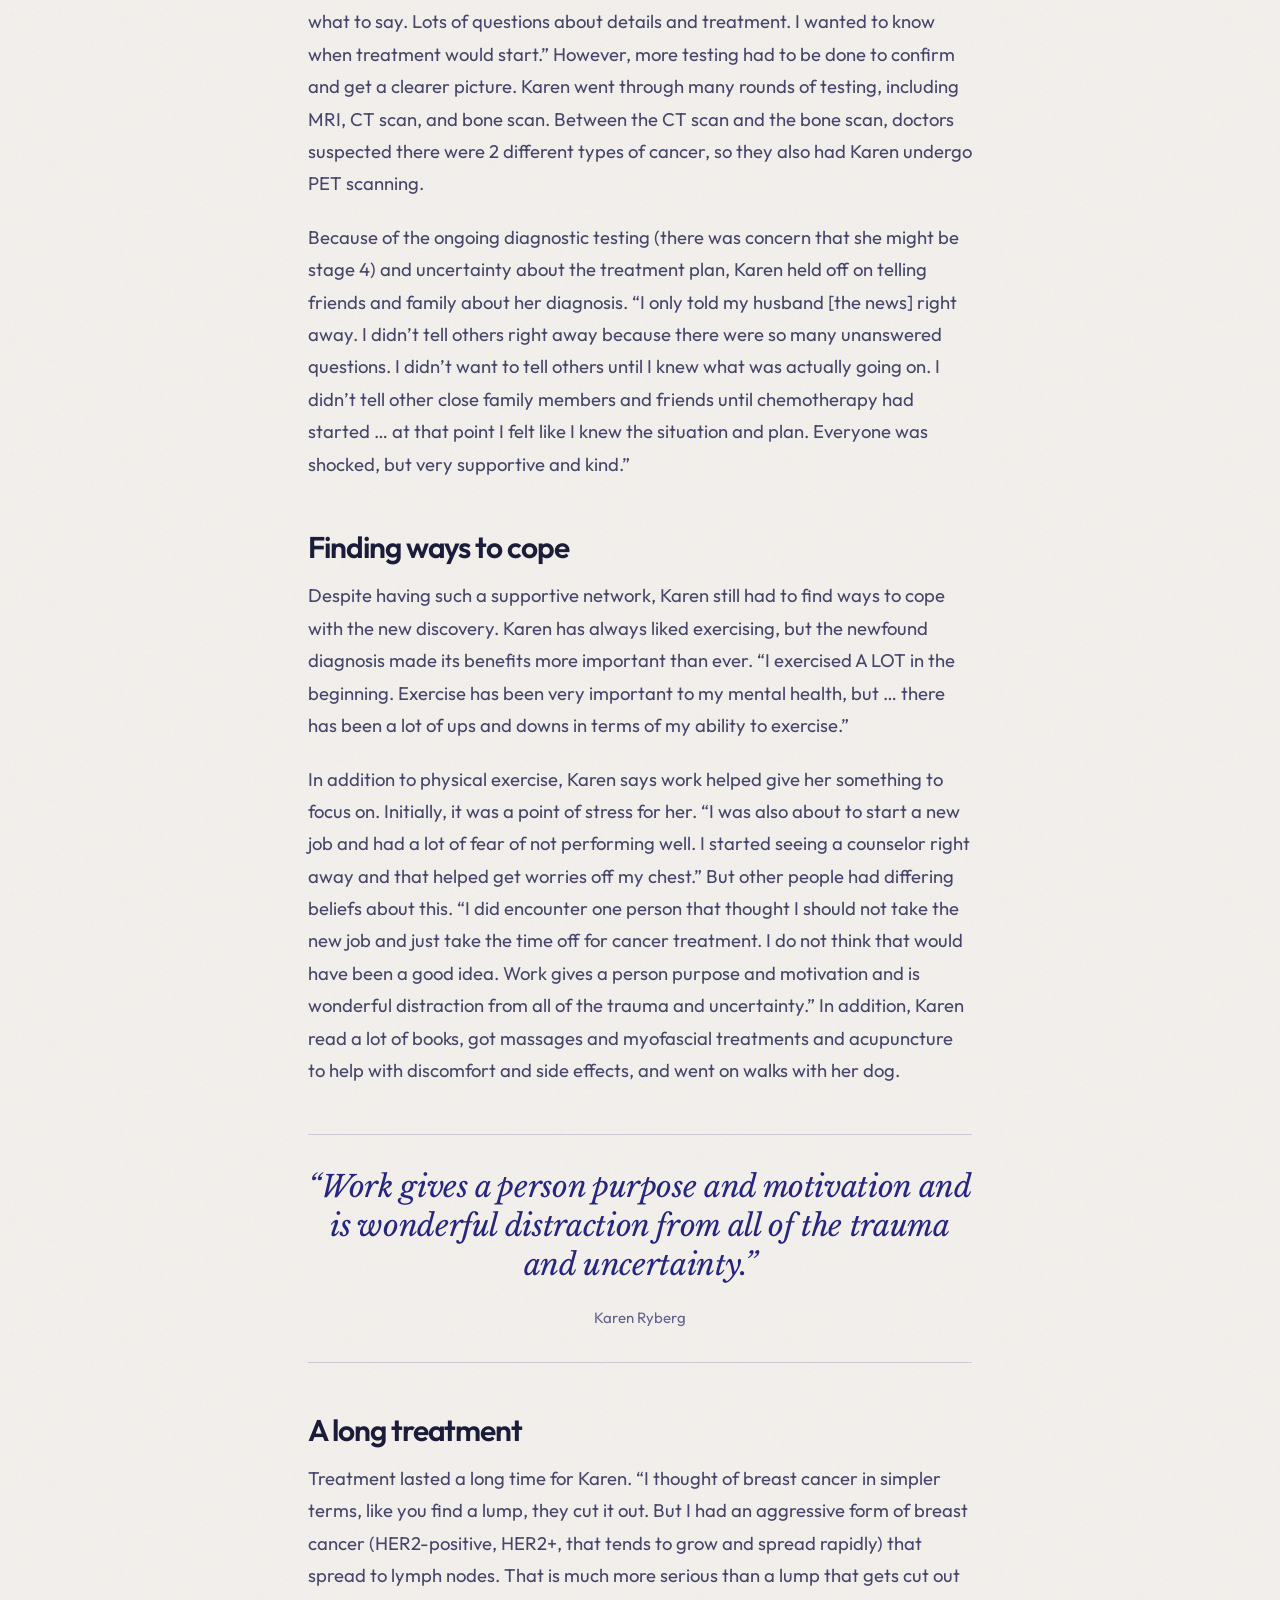
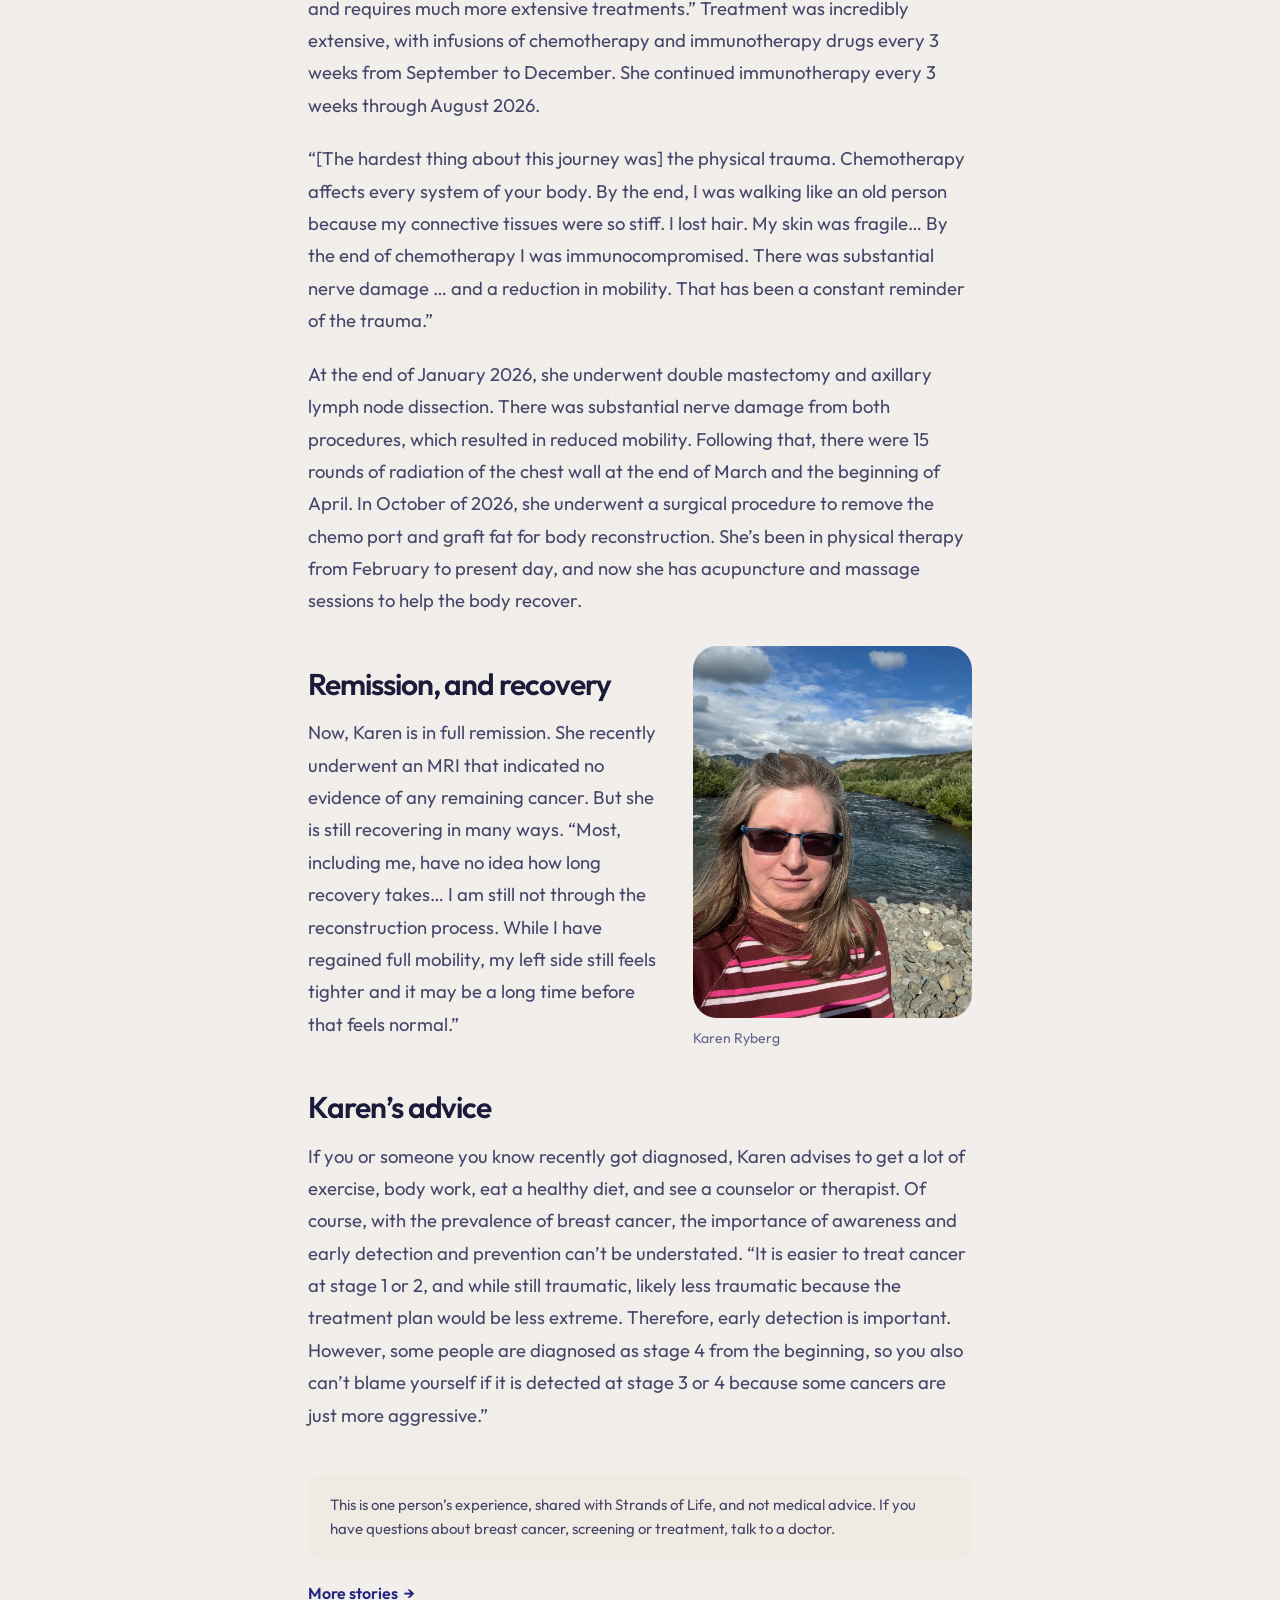
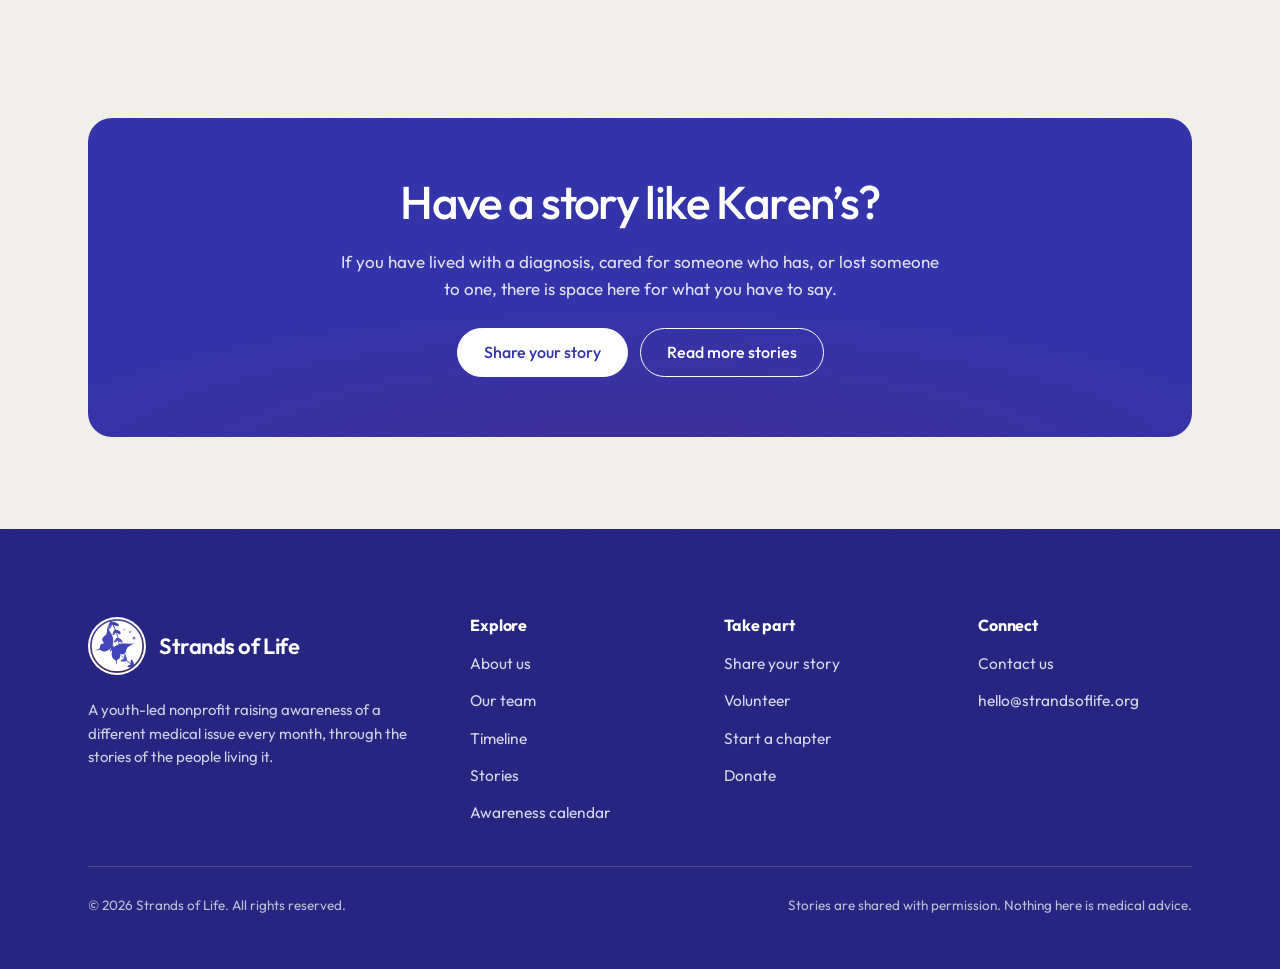
<file: story-karen-ryberg.html>
<!DOCTYPE html>
<html lang="en">
<head>
<meta charset="UTF-8">
<meta name="viewport" content="width=device-width, initial-scale=1.0">
<title>Karen’s Story: Stage 3c Breast Cancer · Strands of Life</title>
<meta name="description" content="Karen Ryberg was diagnosed with Stage 3c HER2-positive breast cancer in September 2025. She talks about the diagnosis, treatment, recovery, and what she would tell someone newly diagnosed.">
<link rel="icon" type="image/png" href="assets/images/logo.png">
<link rel="apple-touch-icon" href="assets/images/logo.png">
<link rel="preconnect" href="https://fonts.googleapis.com">
<link rel="preconnect" href="https://fonts.gstatic.com" crossorigin>
<link href="https://fonts.googleapis.com/css2?family=Outfit:wght@400;500;600;700;800&family=Libre+Baskerville:ital@1&display=swap" rel="stylesheet">
<meta name="theme-color" content="#3434AA">
<link rel="stylesheet" href="assets/css/style.css?v=21">
</head>
<body>

<a class="skip-link" href="#main-content">Skip to main content</a>

<header class="site-header">
  <nav class="nav">
    <a href="index.html" class="brand">
      <span class="brand-mark" aria-hidden="true"><img src="assets/images/logo.png" alt=""></span>
      Strands of Life
    </a>
    <ul class="nav-links">
      <li class="has-submenu">
        <button type="button" class="nav-parent" aria-expanded="false" aria-controls="about-submenu">About</button>
        <ul class="submenu" id="about-submenu">
          <li><a href="about.html">About us</a></li>
          <li><a href="team.html">Our team</a></li>
        </ul>
      </li>
      <li><a href="timeline.html">Timeline</a></li>
      <li><a href="stories.html">Stories</a></li>
      <li><a href="calendar.html">Calendar</a></li>
      <li><a href="get-involved.html">Get Involved</a></li>
      <li class="nav-only-mobile"><a href="share-your-story.html">Share your story</a></li>
      <li class="nav-only-mobile"><a href="get-involved.html">Join us</a></li>
      <li class="nav-only-mobile"><a href="https://hcb.hackclub.com/donations/start/strands-of-life" target="_blank" rel="noopener">Donate</a></li>
    </ul>
    <div class="nav-actions">
      <a href="share-your-story.html" class="btn btn-sm">Share your story</a>
      <a href="https://hcb.hackclub.com/donations/start/strands-of-life" class="btn btn-sm btn-donate" target="_blank" rel="noopener">Donate</a>
      <button class="nav-toggle" aria-label="Toggle menu" aria-expanded="false"><span></span></button>
    </div>
  </nav>
</header>

<main id="main-content">

  <section class="page-hero">
    <div class="container container-narrow">
      <p class="eyebrow">Story · Breast Cancer Awareness Month</p>
      <h1>Karen’s story: <em>Stage 3c breast cancer.</em></h1>
      <p class="lede">Karen Ryberg was diagnosed with an aggressive form of breast cancer in September 2025. She talks about the diagnosis, a long year of treatment, recovery, and what she would tell someone who has just been diagnosed.</p>
      <p class="article-byline">By <a href="team.html">Emily Bai</a>, Journalist</p>
    </div>
  </section>

  <article class="section-tight">
    <div class="container article">
      <figure class="article-figure article-lead">
        <img src="assets/images/stories/karen-ryberg/headshot.jpg" width="960" height="960" decoding="async" alt="Karen Ryberg">
        <figcaption>Karen Ryberg</figcaption>
      </figure>

      <p>Karen Ryberg’s life was upended when she was diagnosed with Stage 3c breast cancer in September of 2025. Breast cancer is one of the most common cancers affecting women worldwide, where cells in breast tissue grow out of control and form tumors. Karen was diagnosed with Stage 3c breast cancer, which means that the tumor was larger and deeper in surrounding tissue and had spread to nearby lymph nodes. Lymph nodes are incredibly important for your body, as they filter harmful substances from your body and store white blood cells which attack invaders.</p>

      <h2>The diagnosis</h2>
      <p>After going through initial scans and testing, the doctors suspected breast cancer. When they broke the news, Karen was shocked. “It was difficult to know what to say. Lots of questions about details and treatment. I wanted to know when treatment would start.” However, more testing had to be done to confirm and get a clearer picture. Karen went through many rounds of testing, including MRI, CT scan, and bone scan. Between the CT scan and the bone scan, doctors suspected there were 2 different types of cancer, so they also had Karen undergo PET scanning.</p>
      <p>Because of the ongoing diagnostic testing (there was concern that she might be stage 4) and uncertainty about the treatment plan, Karen held off on telling friends and family about her diagnosis. “I only told my husband [the news] right away. I didn’t tell others right away because there were so many unanswered questions. I didn’t want to tell others until I knew what was actually going on. I didn’t tell other close family members and friends until chemotherapy had started … at that point I felt like I knew the situation and plan. Everyone was shocked, but very supportive and kind.”</p>

      <h2>Finding ways to cope</h2>
      <p>Despite having such a supportive network, Karen still had to find ways to cope with the new discovery. Karen has always liked exercising, but the newfound diagnosis made its benefits more important than ever. “I exercised A LOT in the beginning. Exercise has been very important to my mental health, but … there has been a lot of ups and downs in terms of my ability to exercise.”</p>
      <p>In addition to physical exercise, Karen says work helped give her something to focus on. Initially, it was a point of stress for her. “I was also about to start a new job and had a lot of fear of not performing well. I started seeing a counselor right away and that helped get worries off my chest.” But other people had differing beliefs about this. “I did encounter one person that thought I should not take the new job and just take the time off for cancer treatment. I do not think that would have been a good idea. Work gives a person purpose and motivation and is wonderful distraction from all of the trauma and uncertainty.” In addition, Karen read a lot of books, got massages and myofascial treatments and acupuncture to help with discomfort and side effects, and went on walks with her dog.</p>

      <figure class="pullquote article-quote">
        <blockquote><p>“Work gives a person purpose and motivation and is wonderful distraction from all of the trauma and uncertainty.”</p></blockquote>
        <figcaption>Karen Ryberg</figcaption>
      </figure>

      <h2>A long treatment</h2>
      <p>Treatment lasted a long time for Karen. “I thought of breast cancer in simpler terms, like you find a lump, they cut it out. But I had an aggressive form of breast cancer (HER2-positive, HER2+, that tends to grow and spread rapidly) that spread to lymph nodes. That is much more serious than a lump that gets cut out and requires much more extensive treatments.” Treatment was incredibly extensive, with infusions of chemotherapy and immunotherapy drugs every 3 weeks from September to December. She continued immunotherapy every 3 weeks through August 2026.</p>
      <p>“[The hardest thing about this journey was] the physical trauma. Chemotherapy affects every system of your body. By the end, I was walking like an old person because my connective tissues were so stiff. I lost hair. My skin was fragile… By the end of chemotherapy I was immunocompromised. There was substantial nerve damage … and a reduction in mobility. That has been a constant reminder of the trauma.”</p>
      <p>At the end of January 2026, she underwent double mastectomy and axillary lymph node dissection. There was substantial nerve damage from both procedures, which resulted in reduced mobility. Following that, there were 15 rounds of radiation of the chest wall at the end of March and the beginning of April. In October of 2026, she underwent a surgical procedure to remove the chemo port and graft fat for body reconstruction. She’s been in physical therapy from February to present day, and now she has acupuncture and massage sessions to help the body recover.</p>

      <figure class="article-figure article-side">
        <img src="assets/images/stories/karen-ryberg/river.jpg" width="960" height="1280" loading="lazy" decoding="async" alt="Karen Ryberg outdoors beside a river">
        <figcaption>Karen Ryberg</figcaption>
      </figure>

      <h2>Remission, and recovery</h2>
      <p>Now, Karen is in full remission. She recently underwent an MRI that indicated no evidence of any remaining cancer. But she is still recovering in many ways. “Most, including me, have no idea how long recovery takes… I am still not through the reconstruction process. While I have regained full mobility, my left side still feels tighter and it may be a long time before that feels normal.”</p>

      <h2>Karen’s advice</h2>
      <p>If you or someone you know recently got diagnosed, Karen advises to get a lot of exercise, body work, eat a healthy diet, and see a counselor or therapist. Of course, with the prevalence of breast cancer, the importance of awareness and early detection and prevention can’t be understated. “It is easier to treat cancer at stage 1 or 2, and while still traumatic, likely less traumatic because the treatment plan would be less extreme. Therefore, early detection is important. However, some people are diagnosed as stage 4 from the beginning, so you also can’t blame yourself if it is detected at stage 3 or 4 because some cancers are just more aggressive.”</p>

      <p class="article-note">This is one person’s experience, shared with Strands of Life, and not medical advice. If you have questions about breast cancer, screening or treatment, talk to a doctor.</p>

      <p class="article-back"><a href="stories.html" class="link-arrow">More stories</a></p>
    </div>
  </article>

  <section class="section-tight" style="padding: 0 0 92px;">
    <div class="container">
      <div class="cta-band reveal">
        <h2>Have a story like Karen’s?</h2>
        <p>If you have lived with a diagnosis, cared for someone who has, or lost someone to one, there is space here for what you have to say.</p>
        <div class="cta-actions">
          <a href="share-your-story.html" class="btn btn-accent">Share your story</a>
          <a href="stories.html" class="btn btn-light">Read more stories</a>
        </div>
      </div>
    </div>
  </section>

</main>

<footer class="site-footer">
  <div class="container">
    <div class="footer-grid">
      <div>
        <a href="index.html" class="brand">
          <span class="brand-mark" aria-hidden="true"><img src="assets/images/logo.png" alt=""></span>
          Strands of Life
        </a>
        <p class="footer-blurb">A youth-led nonprofit raising awareness of a different medical issue every month, through the stories of the people living it.</p>
      </div>
      <div class="footer-col">
        <h4>Explore</h4>
        <ul>
          <li><a href="about.html">About us</a></li>
          <li><a href="team.html">Our team</a></li>
          <li><a href="timeline.html">Timeline</a></li>
          <li><a href="stories.html">Stories</a></li>
          <li><a href="calendar.html">Awareness calendar</a></li>
        </ul>
      </div>
      <div class="footer-col">
        <h4>Take part</h4>
        <ul>
          <li><a href="share-your-story.html">Share your story</a></li>
          <li><a href="get-involved.html">Volunteer</a></li>
          <li><a href="get-involved.html#chapters">Start a chapter</a></li>
          <li><a href="https://hcb.hackclub.com/donations/start/strands-of-life" target="_blank" rel="noopener">Donate</a></li>
        </ul>
      </div>
      <div class="footer-col">
        <h4>Connect</h4>
        <ul>
          <li><a href="contact.html">Contact us</a></li>
          <li><a href="mailto:hello@strandsoflife.org">hello@strandsoflife.org</a></li>
        </ul>
      </div>
    </div>
    <div class="footer-bottom">
      <p>&copy; <span data-year>2026</span> Strands of Life. All rights reserved.</p>
      <p>Stories are shared with permission. Nothing here is medical advice.</p>
    </div>
  </div>
</footer>

<script src="assets/js/main.js?v=6" defer></script>
<script src="assets/js/analytics.js?v=2" defer></script>
</body>
</html>
</file>
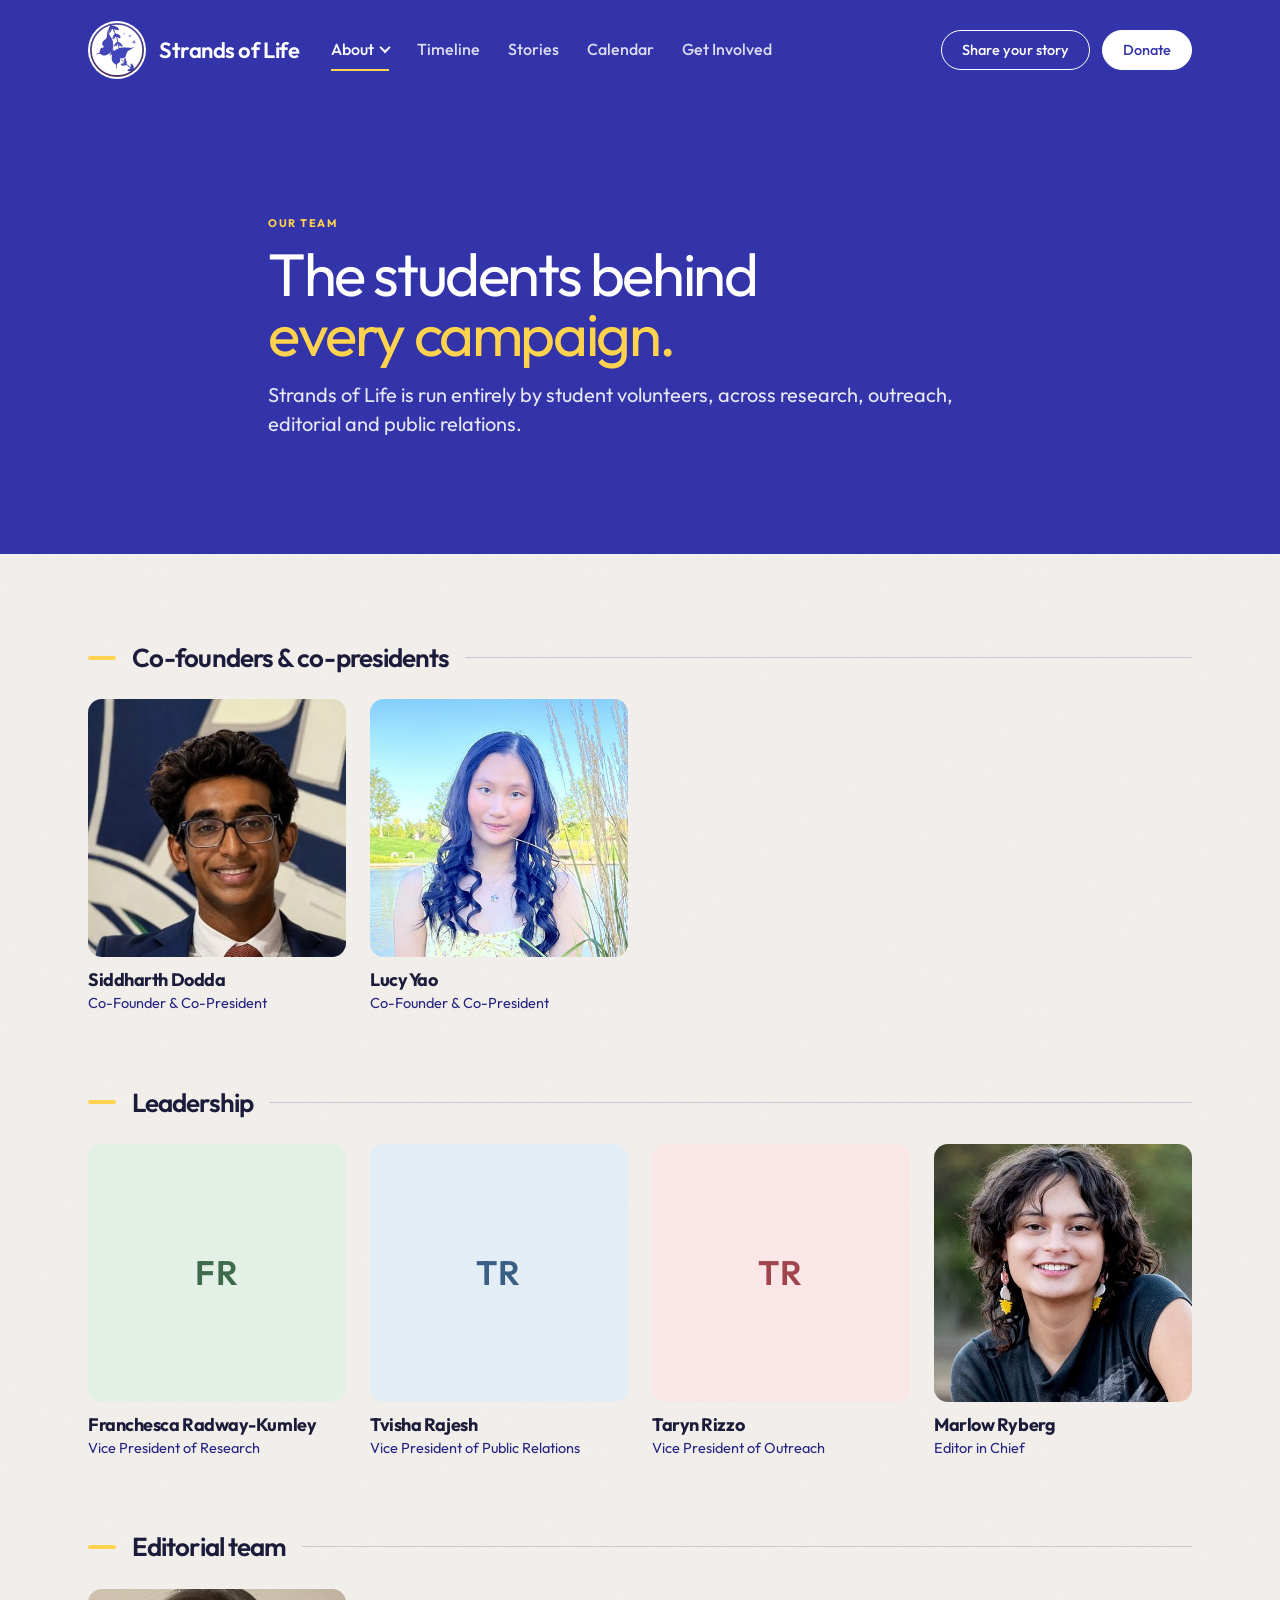
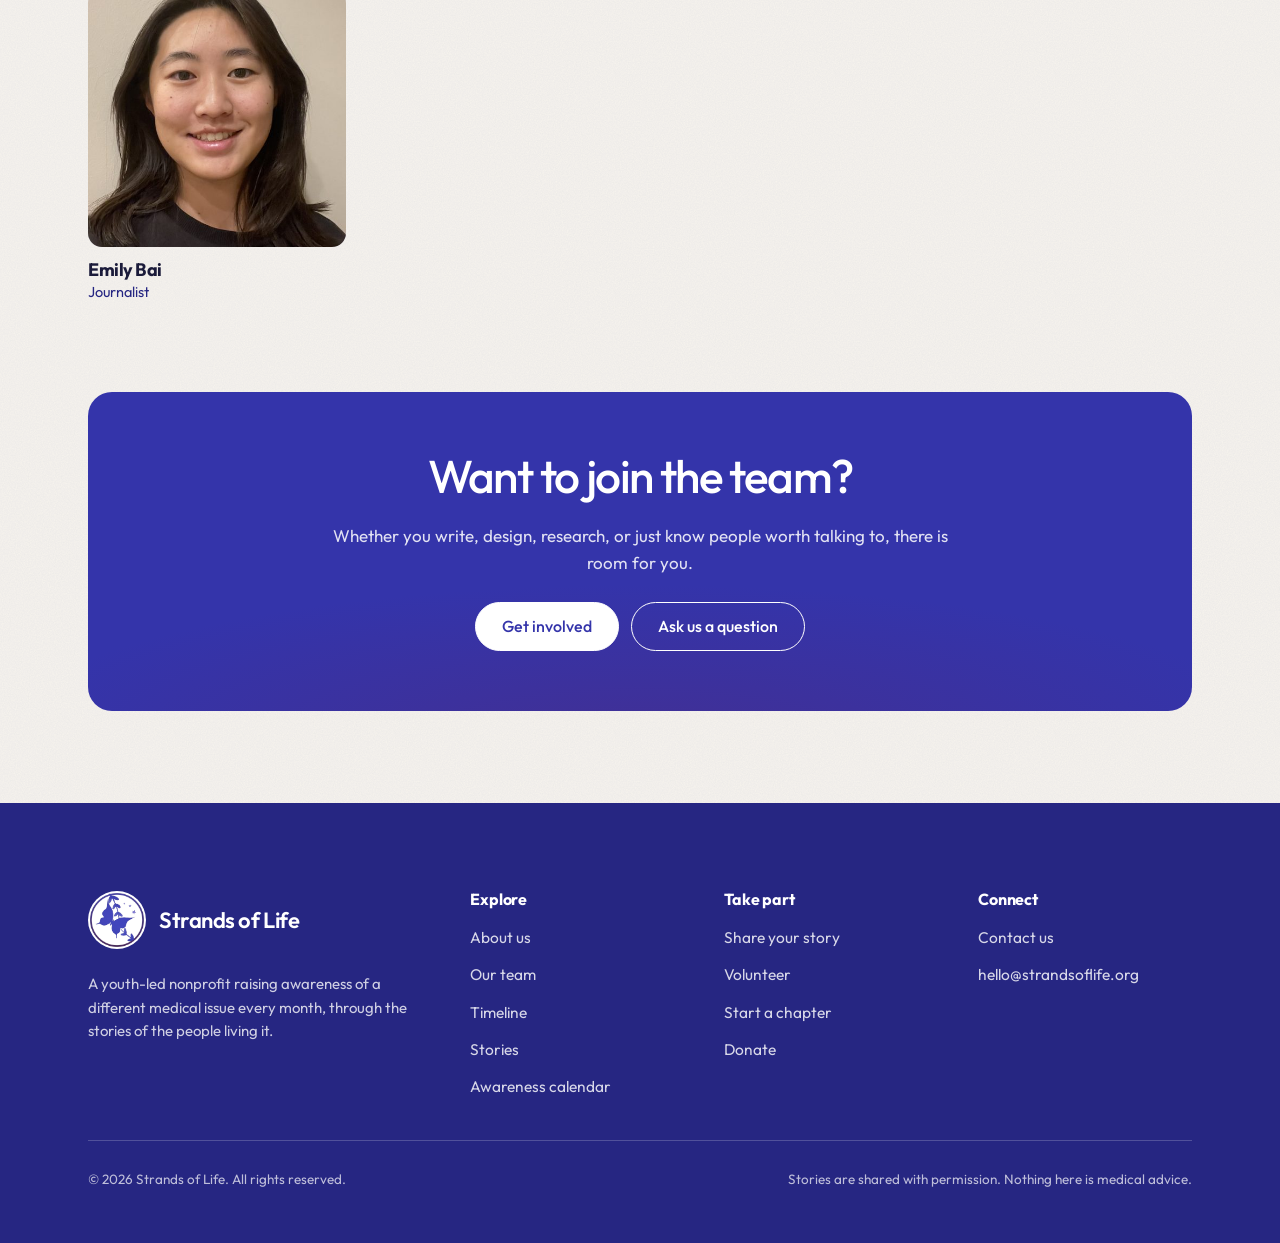
<file: team.html>
<!DOCTYPE html>
<html lang="en">
<head>
<meta charset="UTF-8">
<meta name="viewport" content="width=device-width, initial-scale=1.0">
<title>Our Team · Strands of Life</title>
<meta name="description" content="The students who run Strands of Life: co-founders, research, editorial and PR.">
<link rel="icon" type="image/png" href="assets/images/logo.png">
<link rel="apple-touch-icon" href="assets/images/logo.png">
<link rel="preconnect" href="https://fonts.googleapis.com">
<link rel="preconnect" href="https://fonts.gstatic.com" crossorigin>
<link href="https://fonts.googleapis.com/css2?family=Outfit:wght@400;500;600;700;800&family=Libre+Baskerville:ital@1&display=swap" rel="stylesheet">
<meta name="theme-color" content="#3434AA">
<link rel="stylesheet" href="assets/css/style.css?v=21">
</head>
<body>

<a class="skip-link" href="#main-content">Skip to main content</a>

<header class="site-header">
  <nav class="nav">
    <a href="index.html" class="brand">
      <span class="brand-mark" aria-hidden="true"><img src="assets/images/logo.png" alt=""></span>
      Strands of Life
    </a>
    <ul class="nav-links">
      <li class="has-submenu">
        <button type="button" class="nav-parent" aria-expanded="false" aria-controls="about-submenu">About</button>
        <ul class="submenu" id="about-submenu">
          <li><a href="about.html">About us</a></li>
          <li><a href="team.html">Our team</a></li>
        </ul>
      </li>
      <li><a href="timeline.html">Timeline</a></li>
      <li><a href="stories.html">Stories</a></li>
      <li><a href="calendar.html">Calendar</a></li>
      <li><a href="get-involved.html">Get Involved</a></li>
      <li class="nav-only-mobile"><a href="share-your-story.html">Share your story</a></li>
      <li class="nav-only-mobile"><a href="get-involved.html">Join us</a></li>
      <li class="nav-only-mobile"><a href="https://hcb.hackclub.com/donations/start/strands-of-life" target="_blank" rel="noopener">Donate</a></li>
    </ul>
    <div class="nav-actions">
      <a href="share-your-story.html" class="btn btn-sm">Share your story</a>
      <a href="https://hcb.hackclub.com/donations/start/strands-of-life" class="btn btn-sm btn-donate" target="_blank" rel="noopener">Donate</a>
      <button class="nav-toggle" aria-label="Toggle menu" aria-expanded="false"><span></span></button>
    </div>
  </nav>
</header>

<main id="main-content">

  <section class="page-hero">
    <div class="container container-narrow">
      <p class="eyebrow">Our team</p>
      <h1>The students behind <em>every campaign.</em></h1>
      <p class="lede">Strands of Life is run entirely by student volunteers, across research, outreach, editorial and public relations.</p>
    </div>
  </section>

  <section class="section-tight">
    <div class="container">
      <h2 class="team-section-title reveal">Co-founders &amp; co-presidents</h2>
      <div class="team-grid reveal">
          <article class="team-card">
            <div class="avatar"><img src="assets/images/team/siddharth-dodda.jpg" width="480" height="737" loading="lazy" decoding="async" alt="Siddharth Dodda" style="object-position:center 25%;"></div>
            <h3 class="team-name">Siddharth Dodda</h3>
            <p class="team-role">Co-Founder &amp; Co-President</p>
          </article>
          <article class="team-card">
            <div class="avatar"><img src="assets/images/team/lucy-yao.jpg" width="480" height="600" loading="lazy" decoding="async" alt="Lucy Yao" style="object-position:center 30%;"></div>
            <h3 class="team-name">Lucy Yao</h3>
            <p class="team-role">Co-Founder &amp; Co-President</p>
          </article>
      </div>

      <h2 class="team-section-title reveal">Leadership</h2>
      <div class="team-grid reveal">
          <article class="team-card">
            <div class="avatar avatar-initials sage" aria-hidden="true">FR</div>
            <h3 class="team-name">Franchesca Radway-Kumley</h3>
            <p class="team-role">Vice President of Research</p>
            <div class="team-bio">
              <p>Hi, my name is Franchesca, and I’m the VP of Research for Strands of Life. I am interested in STEM, specifically biomedical engineering, chemistry, applied math, and computer programming. I love learning about the medical field in particular and hope that I can apply these other interests to a career in medicine. I enjoy learning new things about these subjects and tutoring others. Outside of academics, I love reading and running, and I’m trying to improve my drawing skills, which has been fun. I’m so excited to help inspire community awareness this year by doing my part with research!</p>
            </div>
          </article>
          <article class="team-card">
            <div class="avatar avatar-initials sky" aria-hidden="true">TR</div>
            <h3 class="team-name">Tvisha Rajesh</h3>
            <p class="team-role">Vice President of Public Relations</p>
          </article>
          <article class="team-card">
            <div class="avatar avatar-initials rose" aria-hidden="true">TR</div>
            <h3 class="team-name">Taryn Rizzo</h3>
            <p class="team-role">Vice President of Outreach</p>
          </article>
          <article class="team-card">
            <div class="avatar"><img src="assets/images/team/marlow-ryberg.jpg" width="480" height="600" loading="lazy" decoding="async" alt="Marlow Ryberg" style="object-position:center 30%;"></div>
            <h3 class="team-name">Marlow Ryberg</h3>
            <p class="team-role">Editor in Chief</p>
            <div class="team-bio">
              <p>Hello! My name is Marlow Ryberg and I am an aspiring premed student with a particular interest in forensic pathology. I love science, learning, art and the outdoors. When I’m not in school, I’m doing something in my community whether that’s volunteering at KidPower or the Academy of Children’s Theater or spending time with my friends! This year I’m the editor in chief and looking forward to improving my medical knowledge and editorial skills before college!</p>
            </div>
          </article>
      </div>

      <h2 class="team-section-title reveal">Editorial team</h2>
      <div class="team-grid reveal">
          <article class="team-card">
            <div class="avatar"><img src="assets/images/team/emily-bai.jpg" width="480" height="623" loading="lazy" decoding="async" alt="Emily Bai" style="object-position:center 30%;"></div>
            <h3 class="team-name">Emily Bai</h3>
            <p class="team-role">Journalist</p>
            <div class="team-bio">
              <p>Hi! My name is Emily Bai, and I’m interested in biomedical research, especially immunology. This year I’m the journalist, and I’m super excited to grow my writing skills and connect to my community by writing the stories of patients!! Outside of school, I like to read, and right now, I’m learning how to crochet.</p>
            </div>
          </article>
      </div>
    </div>
  </section>

  <section class="section-tight" style="padding: 0 0 92px;">
    <div class="container">
      <div class="cta-band reveal">
        <h2>Want to join the team?</h2>
        <p>Whether you write, design, research, or just know people worth talking to, there is room for you.</p>
        <div class="cta-actions">
          <a href="get-involved.html" class="btn btn-accent">Get involved</a>
          <a href="contact.html" class="btn btn-light">Ask us a question</a>
        </div>
      </div>
    </div>
  </section>

</main>

<footer class="site-footer">
  <div class="container">
    <div class="footer-grid">
      <div>
        <a href="index.html" class="brand">
          <span class="brand-mark" aria-hidden="true"><img src="assets/images/logo.png" alt=""></span>
          Strands of Life
        </a>
        <p class="footer-blurb">A youth-led nonprofit raising awareness of a different medical issue every month, through the stories of the people living it.</p>
      </div>
      <div class="footer-col">
        <h4>Explore</h4>
        <ul>
          <li><a href="about.html">About us</a></li>
          <li><a href="team.html">Our team</a></li>
          <li><a href="timeline.html">Timeline</a></li>
          <li><a href="stories.html">Stories</a></li>
          <li><a href="calendar.html">Awareness calendar</a></li>
        </ul>
      </div>
      <div class="footer-col">
        <h4>Take part</h4>
        <ul>
          <li><a href="share-your-story.html">Share your story</a></li>
          <li><a href="get-involved.html">Volunteer</a></li>
          <li><a href="get-involved.html#chapters">Start a chapter</a></li>
          <li><a href="https://hcb.hackclub.com/donations/start/strands-of-life" target="_blank" rel="noopener">Donate</a></li>
        </ul>
      </div>
      <div class="footer-col">
        <h4>Connect</h4>
        <ul>
          <li><a href="contact.html">Contact us</a></li>
          <li><a href="mailto:hello@strandsoflife.org">hello@strandsoflife.org</a></li>
        </ul>
      </div>
    </div>
    <div class="footer-bottom">
      <p>&copy; <span data-year>2026</span> Strands of Life. All rights reserved.</p>
      <p>Stories are shared with permission. Nothing here is medical advice.</p>
    </div>
  </div>
</footer>

<script src="assets/js/main.js?v=6" defer></script>
<script src="assets/js/analytics.js?v=2" defer></script>
</body>
</html>
</file>
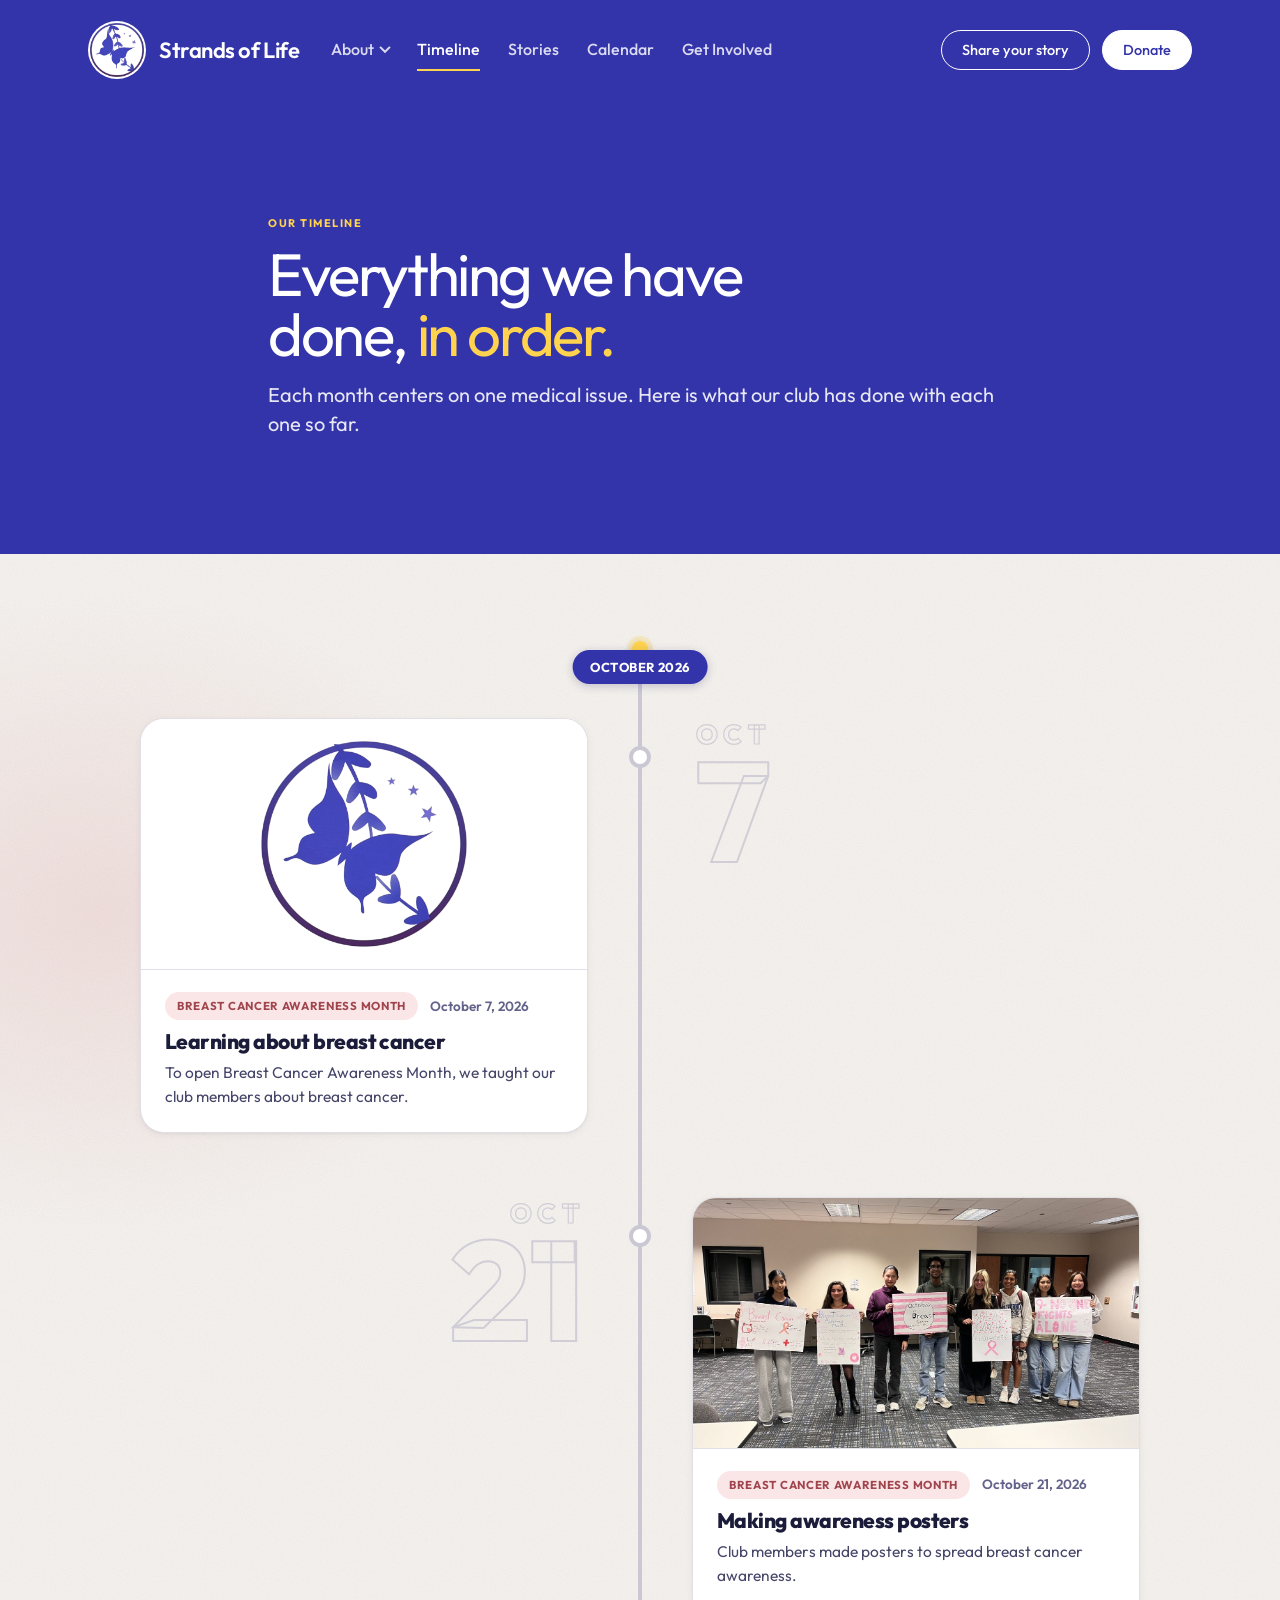
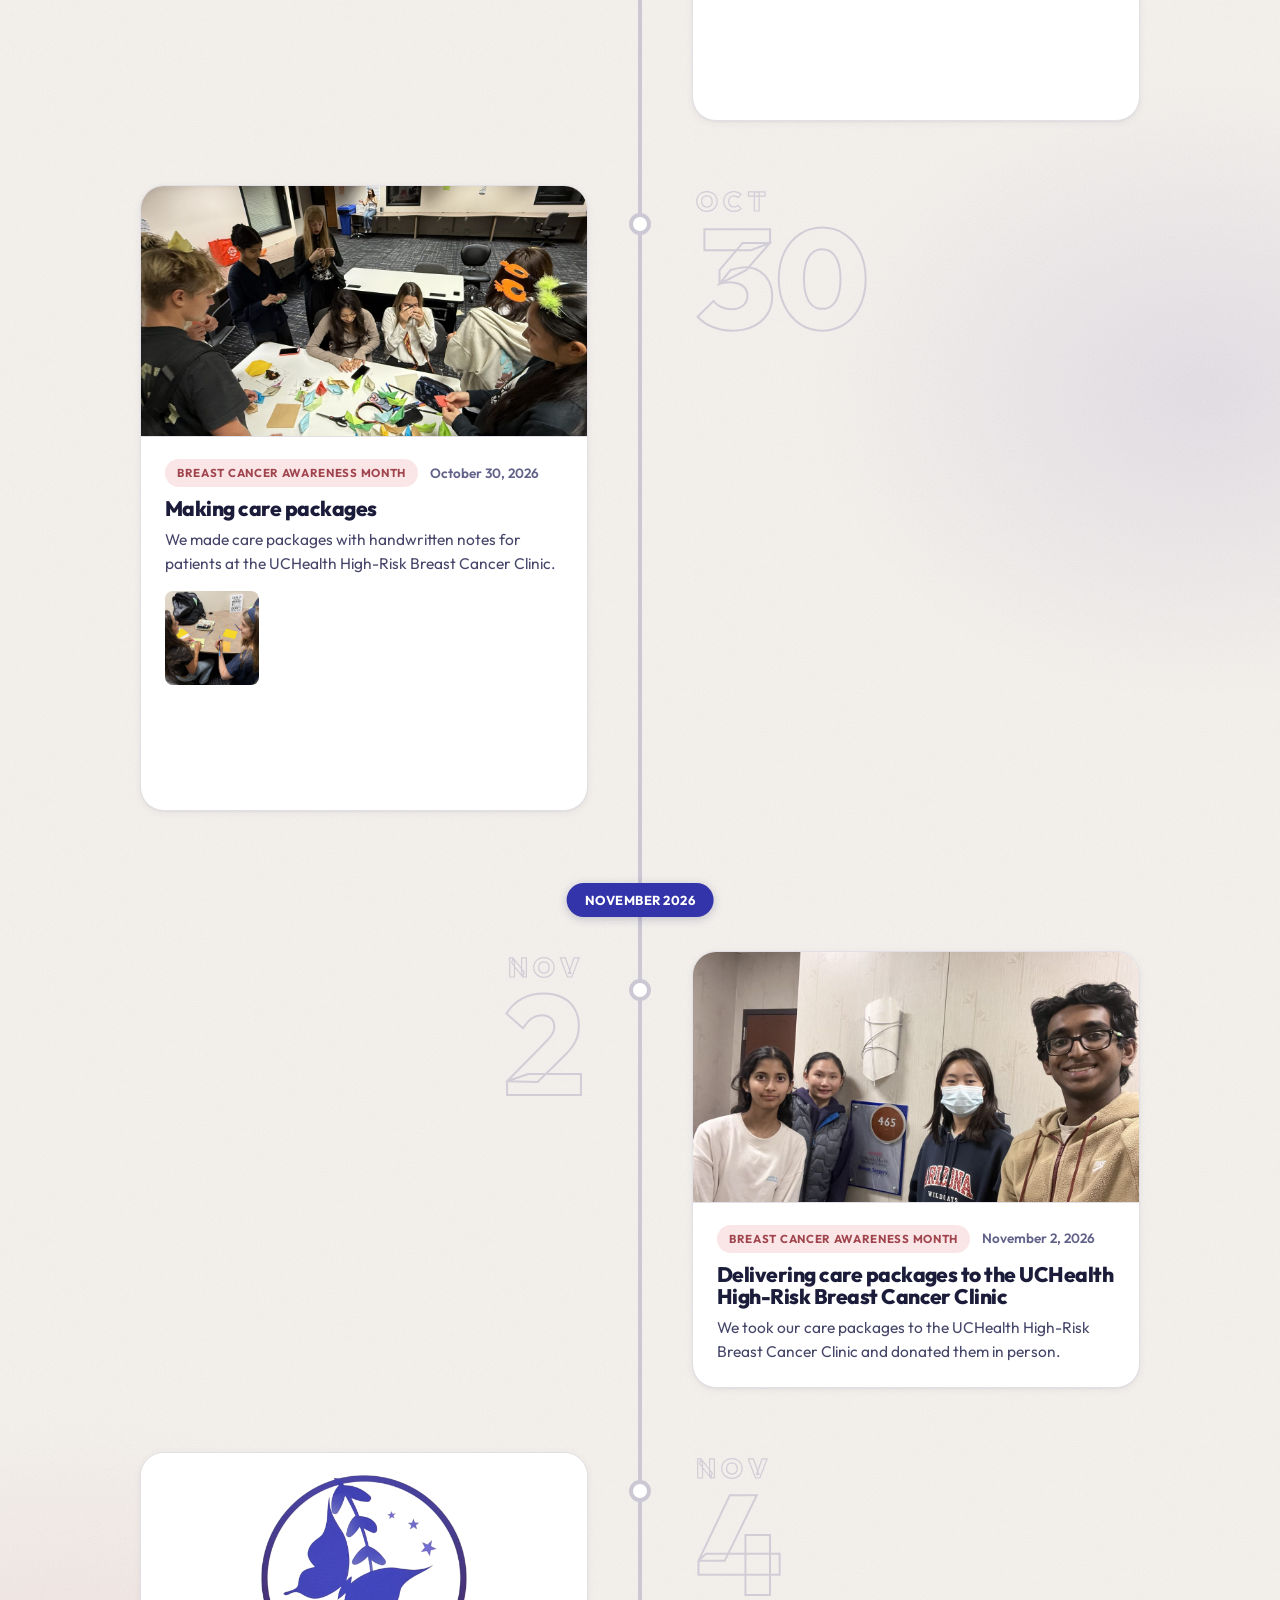
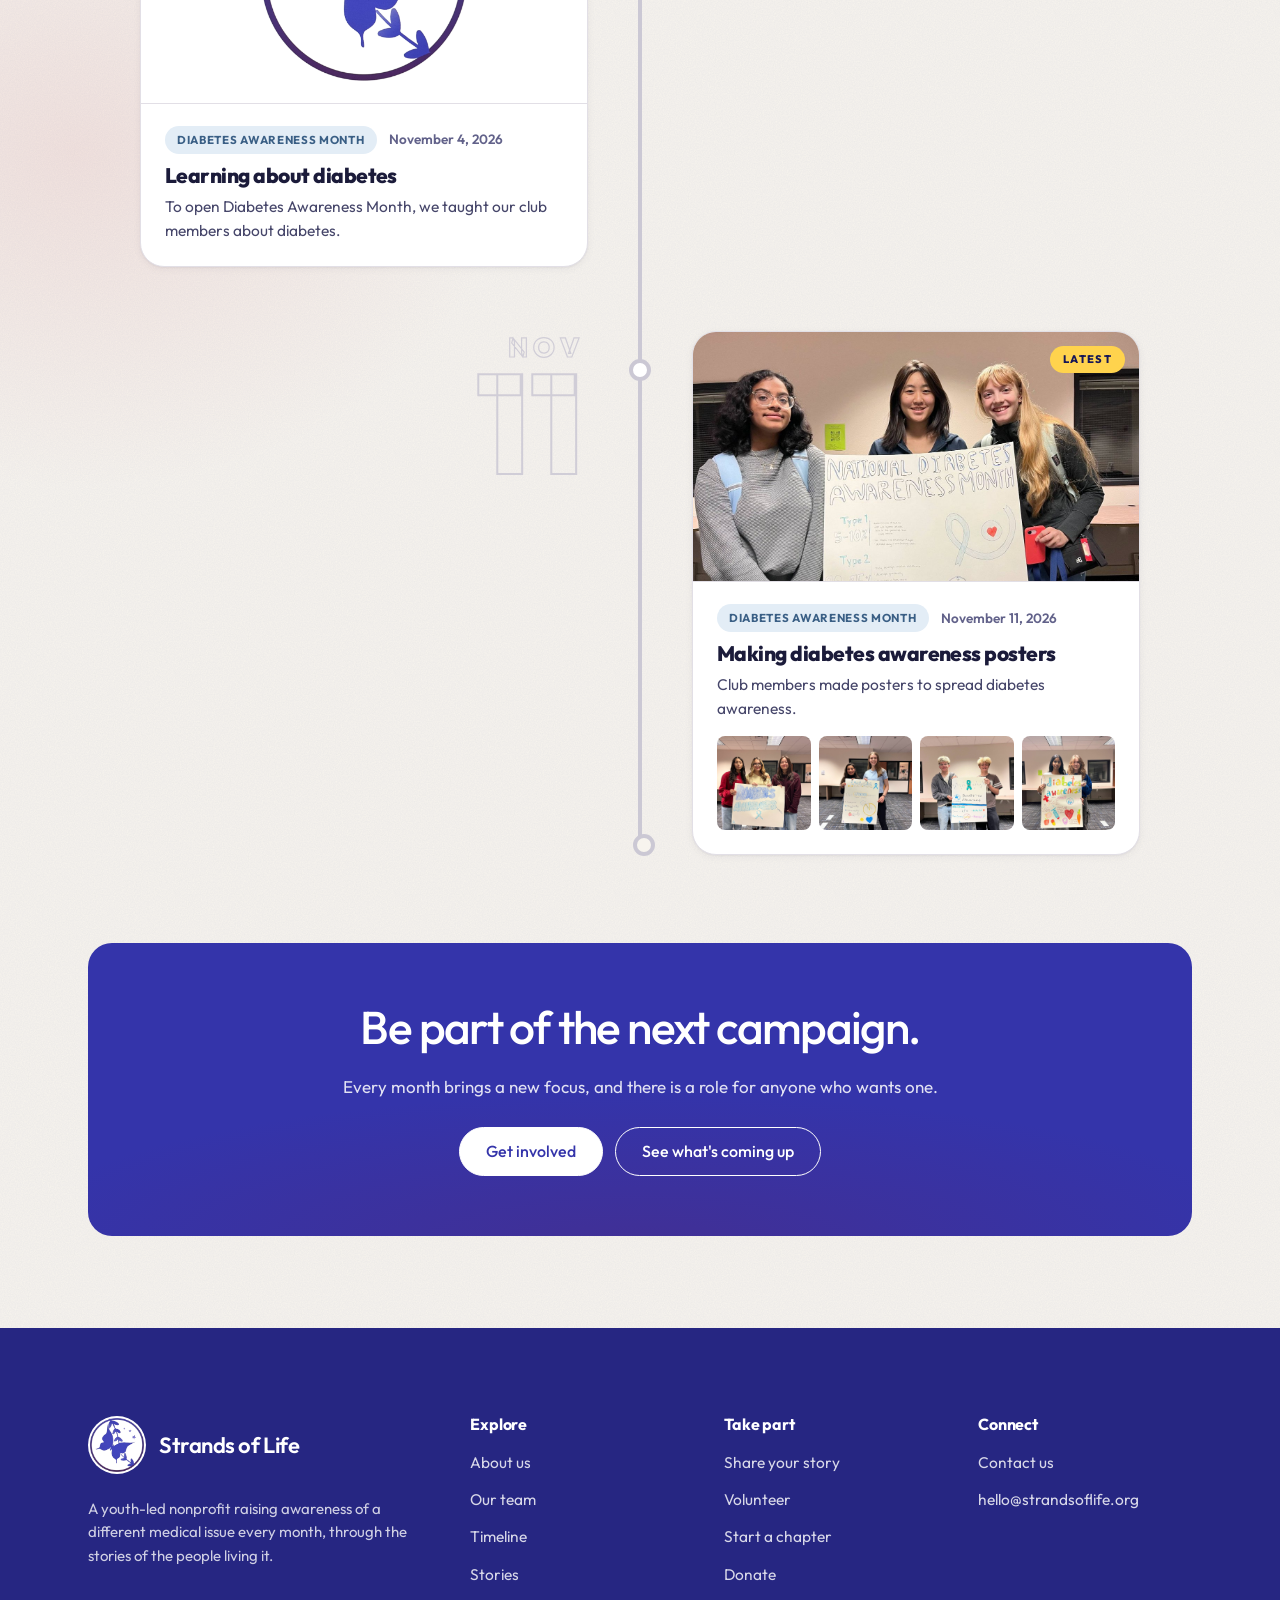
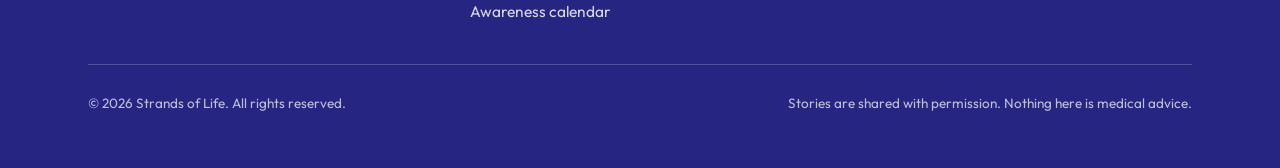
<file: timeline.html>
<!DOCTYPE html>
<html lang="en">
<head>
<meta charset="UTF-8">
<meta name="viewport" content="width=device-width, initial-scale=1.0">
<title>Timeline · Strands of Life</title>
<meta name="description" content="Everything Strands of Life has done so far, from club lessons to care packages.">
<link rel="icon" type="image/png" href="assets/images/logo.png">
<link rel="apple-touch-icon" href="assets/images/logo.png">
<link rel="preconnect" href="https://fonts.googleapis.com">
<link rel="preconnect" href="https://fonts.gstatic.com" crossorigin>
<link href="https://fonts.googleapis.com/css2?family=Outfit:wght@400;500;600;700;800&family=Libre+Baskerville:ital@1&display=swap" rel="stylesheet">
<meta name="theme-color" content="#3434AA">
<link rel="stylesheet" href="assets/css/style.css?v=21">
</head>
<body>

<a class="skip-link" href="#main-content">Skip to main content</a>

<header class="site-header">
  <nav class="nav">
    <a href="index.html" class="brand">
      <span class="brand-mark" aria-hidden="true"><img src="assets/images/logo.png" alt=""></span>
      Strands of Life
    </a>
    <ul class="nav-links">
      <li class="has-submenu">
        <button type="button" class="nav-parent" aria-expanded="false" aria-controls="about-submenu">About</button>
        <ul class="submenu" id="about-submenu">
          <li><a href="about.html">About us</a></li>
          <li><a href="team.html">Our team</a></li>
        </ul>
      </li>
      <li><a href="timeline.html">Timeline</a></li>
      <li><a href="stories.html">Stories</a></li>
      <li><a href="calendar.html">Calendar</a></li>
      <li><a href="get-involved.html">Get Involved</a></li>
      <li class="nav-only-mobile"><a href="share-your-story.html">Share your story</a></li>
      <li class="nav-only-mobile"><a href="get-involved.html">Join us</a></li>
      <li class="nav-only-mobile"><a href="https://hcb.hackclub.com/donations/start/strands-of-life" target="_blank" rel="noopener">Donate</a></li>
    </ul>
    <div class="nav-actions">
      <a href="share-your-story.html" class="btn btn-sm">Share your story</a>
      <a href="https://hcb.hackclub.com/donations/start/strands-of-life" class="btn btn-sm btn-donate" target="_blank" rel="noopener">Donate</a>
      <button class="nav-toggle" aria-label="Toggle menu" aria-expanded="false"><span></span></button>
    </div>
  </nav>
</header>

<main id="main-content">

  <section class="page-hero">
    <div class="container container-narrow">
      <p class="eyebrow">Our timeline</p>
      <h1>Everything we have done, <em>in order.</em></h1>
      <p class="lede">Each month centers on one medical issue. Here is what our club has done with each one so far.</p>
    </div>
  </section>

  <section class="section-tight section-timeline">
    <div class="container">
      <!-- Alternating cards either side of a spine that fills as you scroll,
           ported from the ABLE Initiatives timeline. Entries go in date order,
           oldest first; the last one is flagged "Latest" automatically. The
           first entry of each month carries an .entry-month chip and the
           .has-month class. -->
      <div class="timeline-rich" data-timeline>
        <div class="timeline-spine" aria-hidden="true"><span class="timeline-fill"></span></div>
        <ol class="timeline-entries">
        <li class="timeline-entry rose has-month reveal" id="breast-cancer-lesson">
          <span class="entry-ghost" aria-hidden="true"><span class="g-month">Oct</span><span class="g-day">7</span></span>
          <div class="entry-month">October 2026</div>
          <div class="entry-marker" aria-hidden="true"></div>
          <article class="entry-card">
            <div class="entry-photo entry-photo-logo">
              <img src="assets/images/logo.png" width="701" height="700" loading="lazy" decoding="async" alt="The Strands of Life logo">
            </div>
            <div class="entry-body">
              <div class="entry-meta">
                <span class="pill pill-rose">Breast Cancer Awareness Month</span>
                <time class="entry-date" datetime="2026-10-07">October 7, 2026</time>
              </div>
              <h3>Learning about breast cancer</h3>
              <p>To open Breast Cancer Awareness Month, we taught our club members about breast cancer.</p>
            </div>
          </article>
        </li>
        <li class="timeline-entry rose reveal" id="awareness-posters">
          <span class="entry-ghost" aria-hidden="true"><span class="g-month">Oct</span><span class="g-day">21</span></span>
          <div class="entry-marker" aria-hidden="true"></div>
          <article class="entry-card">
            <div class="entry-photo">
              <img src="assets/images/timeline/posters/1.jpg" width="1280" height="960" loading="lazy" decoding="async" alt="Club members line up holding the breast cancer awareness posters they made" style="object-position:center 40%;">
            </div>
            <div class="entry-body">
              <div class="entry-meta">
                <span class="pill pill-rose">Breast Cancer Awareness Month</span>
                <time class="entry-date" datetime="2026-10-21">October 21, 2026</time>
              </div>
              <h3>Making awareness posters</h3>
              <p>Club members made posters to spread breast cancer awareness.</p>
              <div class="entry-thumbs">
                <a href="assets/images/timeline/posters/2.jpg" target="_blank" rel="noopener"><img src="assets/images/timeline/posters/2.jpg" width="960" height="1280" loading="lazy" decoding="async" alt="Two club members hold a poster reading Breast Cancer Awareness with a pink ribbon"></a>
                <a href="assets/images/timeline/posters/3.jpg" target="_blank" rel="noopener"><img src="assets/images/timeline/posters/3.jpg" width="960" height="1280" loading="lazy" decoding="async" alt="A club member holds a hand-lettered Breast Cancer Awareness Month poster"></a>
                <a href="assets/images/timeline/posters/4.jpg" target="_blank" rel="noopener"><img src="assets/images/timeline/posters/4.jpg" width="960" height="1280" loading="lazy" decoding="async" alt="A club member holds a pink-striped poster reading October is Breast Cancer Awareness Month"></a>
                <a href="assets/images/timeline/posters/5.jpg" target="_blank" rel="noopener"><img src="assets/images/timeline/posters/5.jpg" width="1280" height="960" loading="lazy" decoding="async" alt="Two club members hold a poster reading No One Fights Alone"></a>
              </div>
            </div>
          </article>
        </li>
        <li class="timeline-entry rose reveal" id="care-packages">
          <span class="entry-ghost" aria-hidden="true"><span class="g-month">Oct</span><span class="g-day">30</span></span>
          <div class="entry-marker" aria-hidden="true"></div>
          <article class="entry-card">
            <div class="entry-photo">
              <img src="assets/images/timeline/care-packages/2.jpg" width="1280" height="960" loading="lazy" decoding="async" alt="Club members around a table covered in tissue paper and care-package supplies" style="object-position:center;">
            </div>
            <div class="entry-body">
              <div class="entry-meta">
                <span class="pill pill-rose">Breast Cancer Awareness Month</span>
                <time class="entry-date" datetime="2026-10-30">October 30, 2026</time>
              </div>
              <h3>Making care packages</h3>
              <p>We made care packages with handwritten notes for patients at the UCHealth High-Risk Breast Cancer Clinic.</p>
              <div class="entry-thumbs">
                <a href="assets/images/timeline/care-packages/3.jpg" target="_blank" rel="noopener"><img src="assets/images/timeline/care-packages/3.jpg" width="1280" height="960" loading="lazy" decoding="async" alt="Two club members writing notes for the care packages"></a>
                <a href="assets/images/timeline/care-packages/4.jpg" target="_blank" rel="noopener"><img src="assets/images/timeline/care-packages/4.jpg" width="1280" height="960" loading="lazy" decoding="async" alt="A club member writes a note to go in a care package"></a>
                <a href="assets/images/timeline/care-packages/5.jpg" target="_blank" rel="noopener"><img src="assets/images/timeline/care-packages/5.jpg" width="1280" height="960" loading="lazy" decoding="async" alt="Club members fill a row of pink gift bags"></a>
                <a href="assets/images/timeline/care-packages/6.jpg" target="_blank" rel="noopener"><img src="assets/images/timeline/care-packages/6.jpg" width="960" height="1280" loading="lazy" decoding="async" alt="Finished pink gift bags lined up along the table"></a>
                <a href="assets/images/timeline/care-packages/7.jpg" target="_blank" rel="noopener"><img src="assets/images/timeline/care-packages/7.jpg" width="960" height="1280" loading="lazy" decoding="async" alt="Handwritten notes reading Have a great day and Sending you warm strength and comfort"></a>
                <a href="assets/images/timeline/care-packages/8.jpg" target="_blank" rel="noopener"><img src="assets/images/timeline/care-packages/8.jpg" width="1280" height="960" loading="lazy" decoding="async" alt="Pink gift bags packed with tissue paper, ready to go"></a>
                <a href="assets/images/timeline/care-packages/9.jpg" target="_blank" rel="noopener"><img src="assets/images/timeline/care-packages/9.jpg" width="960" height="1280" loading="lazy" decoding="async" alt="The finished care packages bagged up to take to the clinic"></a>
              </div>
            </div>
          </article>
        </li>
        <li class="timeline-entry rose has-month reveal" id="care-package-delivery">
          <span class="entry-ghost" aria-hidden="true"><span class="g-month">Nov</span><span class="g-day">2</span></span>
          <div class="entry-month">November 2026</div>
          <div class="entry-marker" aria-hidden="true"></div>
          <article class="entry-card">
            <div class="entry-photo">
              <img src="assets/images/timeline/care-packages/1.jpg" width="1280" height="960" loading="lazy" decoding="async" alt="Four Strands of Life members at the UCHealth breast surgery clinic, where they donated their care packages" style="object-position:center 30%;">
            </div>
            <div class="entry-body">
              <div class="entry-meta">
                <span class="pill pill-rose">Breast Cancer Awareness Month</span>
                <time class="entry-date" datetime="2026-11-02">November 2, 2026</time>
              </div>
              <h3>Delivering care packages to the UCHealth High-Risk Breast Cancer Clinic</h3>
              <p>We took our care packages to the UCHealth High-Risk Breast Cancer Clinic and donated them in person.</p>
            </div>
          </article>
        </li>
        <li class="timeline-entry sky reveal" id="diabetes-lesson">
          <span class="entry-ghost" aria-hidden="true"><span class="g-month">Nov</span><span class="g-day">4</span></span>
          <div class="entry-marker" aria-hidden="true"></div>
          <article class="entry-card">
            <div class="entry-photo entry-photo-logo">
              <img src="assets/images/logo.png" width="701" height="700" loading="lazy" decoding="async" alt="The Strands of Life logo">
            </div>
            <div class="entry-body">
              <div class="entry-meta">
                <span class="pill pill-sky">Diabetes Awareness Month</span>
                <time class="entry-date" datetime="2026-11-04">November 4, 2026</time>
              </div>
              <h3>Learning about diabetes</h3>
              <p>To open Diabetes Awareness Month, we taught our club members about diabetes.</p>
            </div>
          </article>
        </li>
        <li class="timeline-entry sky reveal" id="diabetes-posters">
          <span class="entry-ghost" aria-hidden="true"><span class="g-month">Nov</span><span class="g-day">11</span></span>
          <div class="entry-marker" aria-hidden="true"></div>
          <article class="entry-card">
            <div class="entry-photo">
              <img src="assets/images/timeline/diabetes-posters/5.jpg" width="1280" height="960" loading="lazy" decoding="async" alt="Three club members hold a poster reading National Diabetes Awareness Month, comparing type 1 and type 2 diabetes" style="object-position:center 35%;">
            </div>
            <div class="entry-body">
              <div class="entry-meta">
                <span class="pill pill-sky">Diabetes Awareness Month</span>
                <time class="entry-date" datetime="2026-11-11">November 11, 2026</time>
              </div>
              <h3>Making diabetes awareness posters</h3>
              <p>Club members made posters to spread diabetes awareness.</p>
              <div class="entry-thumbs">
                <a href="assets/images/timeline/diabetes-posters/1.jpg" target="_blank" rel="noopener"><img src="assets/images/timeline/diabetes-posters/1.jpg" width="1280" height="960" loading="lazy" decoding="async" alt="Three club members hold a poster reading Diabetes Awareness with a blue ribbon"></a>
                <a href="assets/images/timeline/diabetes-posters/2.jpg" target="_blank" rel="noopener"><img src="assets/images/timeline/diabetes-posters/2.jpg" width="1280" height="960" loading="lazy" decoding="async" alt="Two club members hold a poster reading Diabetes Awareness Month, November, with tips to reduce your risk"></a>
                <a href="assets/images/timeline/diabetes-posters/3.jpg" target="_blank" rel="noopener"><img src="assets/images/timeline/diabetes-posters/3.jpg" width="1280" height="960" loading="lazy" decoding="async" alt="Two club members hold a Diabetes Awareness poster listing prevention tips"></a>
                <a href="assets/images/timeline/diabetes-posters/4.jpg" target="_blank" rel="noopener"><img src="assets/images/timeline/diabetes-posters/4.jpg" width="1280" height="960" loading="lazy" decoding="async" alt="Two club members hold a colorful hand-drawn diabetes awareness month poster"></a>
              </div>
            </div>
          </article>
        </li>
        </ol>
      </div>
    </div>
  </section>

  <section class="section-tight" style="padding: 0 0 92px;">
    <div class="container">
      <div class="cta-band reveal">
        <h2>Be part of the next campaign.</h2>
        <p>Every month brings a new focus, and there is a role for anyone who wants one.</p>
        <div class="cta-actions">
          <a href="get-involved.html" class="btn btn-accent">Get involved</a>
          <a href="calendar.html" class="btn btn-light">See what's coming up</a>
        </div>
      </div>
    </div>
  </section>

</main>

<footer class="site-footer">
  <div class="container">
    <div class="footer-grid">
      <div>
        <a href="index.html" class="brand">
          <span class="brand-mark" aria-hidden="true"><img src="assets/images/logo.png" alt=""></span>
          Strands of Life
        </a>
        <p class="footer-blurb">A youth-led nonprofit raising awareness of a different medical issue every month, through the stories of the people living it.</p>
      </div>
      <div class="footer-col">
        <h4>Explore</h4>
        <ul>
          <li><a href="about.html">About us</a></li>
          <li><a href="team.html">Our team</a></li>
          <li><a href="timeline.html">Timeline</a></li>
          <li><a href="stories.html">Stories</a></li>
          <li><a href="calendar.html">Awareness calendar</a></li>
        </ul>
      </div>
      <div class="footer-col">
        <h4>Take part</h4>
        <ul>
          <li><a href="share-your-story.html">Share your story</a></li>
          <li><a href="get-involved.html">Volunteer</a></li>
          <li><a href="get-involved.html#chapters">Start a chapter</a></li>
          <li><a href="https://hcb.hackclub.com/donations/start/strands-of-life" target="_blank" rel="noopener">Donate</a></li>
        </ul>
      </div>
      <div class="footer-col">
        <h4>Connect</h4>
        <ul>
          <li><a href="contact.html">Contact us</a></li>
          <li><a href="mailto:hello@strandsoflife.org">hello@strandsoflife.org</a></li>
        </ul>
      </div>
    </div>
    <div class="footer-bottom">
      <p>&copy; <span data-year>2026</span> Strands of Life. All rights reserved.</p>
      <p>Stories are shared with permission. Nothing here is medical advice.</p>
    </div>
  </div>
</footer>

<script src="assets/js/main.js?v=6" defer></script>
<script src="assets/js/analytics.js?v=2" defer></script>
</body>
</html>
</file>
<file: assets/css/style.css>
/* ==========================================================================
   Strands of Life — stylesheet

   One geometric sans (Outfit) from the 62px hero down to 11px labels, a serif
   italic (Libre Baskerville) for pull quotes and nothing else, pill buttons,
   and a page built as a sequence of full-bleed colour bands: indigo, paper,
   indigo, paper. The indigo is the logo's own — sampled from the butterfly —
   and the gold is the one loud accent, spent on big numbers, one word in a
   heading and the outline of the action cards.

   Everything colour lives in :root; retoning the site is an edit to the three
   --brand lines. The month tones (rose / sage / sky / plum) are deliberately
   outside the brand palette: a story tag and a calendar card need to be
   tellable apart at a glance.
   ========================================================================== */

:root {
  /* ---------- palette ---------- */
  /* Sampled from the mark: the butterfly is #3030A8, the ring runs to violet. */
  --brand: #3434AA;
  --brand-deep: #262682;
  --brand-darkest: #171756;
  /* The ring's violet, for the deeper sweep behind the action cards. */
  --violet: #4A2C86;
  /* Gold: numbers, the highlighted word in a heading, the card outlines. Rare
     on purpose — it stops working the moment it is a texture. */
  --gold: #FFD34D;
  --gold-deep: #E6B33F;

  /* Warm paper with a faint grain, so the light sections read as paper next
     to the indigo rather than as a blank screen. */
  --bg: #F7F4EE;
  --bg-alt: #EFEBE2;
  --paper: #FFFFFF;
  --ink: #1B1B3A;
  --ink-soft: #46466A;
  /* 5.2:1 on --bg: dates, captions, hints. */
  --muted: #62628A;
  --line: #E2DFE6;
  --line-strong: #CBC8D4;

  --accent: var(--brand);
  --accent-dark: var(--brand-deep);
  --accent-tint: #E8E8F7;

  /* Amber is kept for notices only — placeholder warnings and the crisis
     line — so a warning never reads as brand decoration. Distinct from the
     gold: darker, oranger, and always behind an icon in a bordered box. */
  --warn: #D99423;
  --warn-tint: #FBEDD3;
  --warn-line: #E6CFA3;
  --warn-ink: #6E4E12;

  /* Month tones. Each -ink clears 4.5:1 on its tint. */
  --rose: #C9636B;  --rose-tint: #FBE6E7;  --rose-ink: #A0454D;
  --sage: #5C8A6A;  --sage-tint: #E2F0E5;  --sage-ink: #3F6B4C;
  --sky: #4E7BA8;   --sky-tint: #E3EDF6;   --sky-ink: #3A5F85;
  --plum: #6E63A8;  --plum-tint: #E9E6F5;  --plum-ink: #5E4877;

  /* Rounder than before, and one big radius for anything photographic. */
  --radius-sm: 8px;
  --radius-md: 14px;
  --radius-lg: 20px;
  --radius-photo: 24px;
  --radius-pill: 30px;

  --shadow-sm: 0 1px 2px rgba(27, 27, 58, 0.04), 0 2px 8px rgba(27, 27, 58, 0.05);
  --shadow-md: 0 2px 6px rgba(27, 27, 58, 0.05), 0 12px 30px rgba(27, 27, 58, 0.08);
  --shadow-lg: 0 4px 10px rgba(27, 27, 58, 0.06), 0 24px 56px rgba(27, 27, 58, 0.12);

  --container: 1160px;

  --font-display: "Outfit", -apple-system, BlinkMacSystemFont, "Segoe UI", sans-serif;
  --font-body: "Outfit", -apple-system, BlinkMacSystemFont, "Segoe UI", sans-serif;
  /* The counterpoint. Italic, and only ever on a pull quote. */
  --font-serif: "Libre Baskerville", Georgia, "Times New Roman", serif;
}

* { box-sizing: border-box; }
html { scroll-behavior: smooth; }

/* ---------- accessibility ---------- */
:focus-visible { outline: 3px solid var(--gold); outline-offset: 3px; border-radius: 4px; }
.skip-link {
  position: absolute; left: 12px; top: -100px; z-index: 200;
  background: var(--brand-deep); color: #fff; padding: 12px 20px;
  border-radius: var(--radius-sm); font-size: 14.5px; font-weight: 600; transition: top 0.15s ease;
}
.skip-link:focus { top: 12px; }

@media (prefers-reduced-motion: reduce) {
  html { scroll-behavior: auto; }
  *, *::before, *::after {
    animation-duration: 0.01ms !important; animation-iteration-count: 1 !important;
    transition-duration: 0.01ms !important; scroll-behavior: auto !important;
  }
  .reveal { opacity: 1; transform: none; }
}

body {
  margin: 0;
  background-color: var(--bg);
  /* The grain: tiled fractal noise at ~7% over the paper. Only ever visible
     on the light sections; the indigo bands paint over it. */
  background-image: url("data:image/svg+xml,%3Csvg xmlns='http://www.w3.org/2000/svg' width='220' height='220'%3E%3Cfilter id='n'%3E%3CfeTurbulence type='fractalNoise' baseFrequency='0.85' numOctaves='2' stitchTiles='stitch'/%3E%3CfeColorMatrix values='0 0 0 0 0.1 0 0 0 0 0.1 0 0 0 0 0.25 0 0 0 0.07 0'/%3E%3C/filter%3E%3Crect width='100%25' height='100%25' filter='url(%23n)'/%3E%3C/svg%3E");
  color: var(--ink-soft);
  font-family: var(--font-body);
  font-size: 17px;
  line-height: 1.55;
  -webkit-font-smoothing: antialiased;
}
img { max-width: 100%; display: block; }

/* Big headings are light, not heavy: at 40–60px a regular weight with tight
   tracking reads as big and airy. Weight comes back as size drops, so card
   titles at 18–21px are extrabold. */
h1, h2, h3, h4 { font-family: var(--font-display); color: var(--ink); line-height: 1.05; margin: 0 0 0.5em; letter-spacing: -0.03em; }
h1 { font-size: clamp(38px, 5.2vw, 60px); font-weight: 400; letter-spacing: -0.04em; line-height: 1.0; }
h2 { font-size: clamp(30px, 4vw, 46px); font-weight: 500; letter-spacing: -0.035em; }
h3 { font-size: 20px; font-weight: 800; letter-spacing: -0.025em; }
h4 { font-weight: 700; letter-spacing: -0.02em; }
p { margin: 0 0 1em; }
a { color: inherit; text-decoration: none; }

.container { max-width: var(--container); margin: 0 auto; padding: 0 28px; }
.container-narrow { max-width: 800px; }

/* ---------- utility ---------- */
/* A small caps label above a card title or block: "OUR MISSION", "CHAPTERS". */
.eyebrow {
  display: block; font-family: var(--font-display); font-size: 11px; font-weight: 700;
  letter-spacing: 0.14em; text-transform: uppercase; color: var(--accent-dark); margin: 0 0 12px;
}
.lede { font-size: 20px; line-height: 1.45; color: var(--ink-soft); max-width: 62ch; }

/* Sections are tall. The alternation of indigo / paper does the separating,
   so there are no rules between them. */
.section { padding: clamp(80px, 10vw, 140px) 0; }
.section-tight { padding: clamp(56px, 7vw, 88px) 0; }
.section-alt { background: rgba(27, 27, 58, 0.04); }
.section-paper { background: var(--paper); }
/* Indigo band: everything on it is white. */
.section-brand { background: var(--brand); color: #fff; }
.section-brand h1, .section-brand h2, .section-brand h3, .section-brand h4 { color: #fff; }
.section-brand p, .section-brand .lede { color: rgba(255, 255, 255, 0.88); }
.section-brand .eyebrow { color: var(--gold); }
/* One word in gold, per heading, on dark grounds only. Plain <em>. */
.hero-banner h1 em, .section-brand h2 em, .page-hero h1 em, .cta-band h2 em, .action-section h2 em { font-style: normal; color: var(--gold); }

.section-head { max-width: 720px; margin-bottom: 52px; }
.section-head.center { margin-left: auto; margin-right: auto; text-align: center; }
.section-head p:last-child { margin-bottom: 0; }
.text-center { text-align: center; }

/* ---------- buttons ---------- */
/* Pills, all of them. 1px border on every variant so filled and outlined sit
   at the same height; no shadow, no hover lift. */
.btn {
  display: inline-flex; align-items: center; justify-content: center; gap: 8px;
  padding: 14px 26px; border-radius: var(--radius-pill);
  font-family: var(--font-display); font-weight: 500; font-size: 16px; line-height: 1.2;
  border: 1px solid transparent; cursor: pointer; white-space: nowrap;
  transition: background 0.15s ease, border-color 0.15s ease, color 0.15s ease;
}
.btn-primary, .btn-accent { background: var(--accent); color: #fff; border-color: var(--accent); }
.btn-primary:hover, .btn-accent:hover { background: var(--accent-dark); border-color: var(--accent-dark); }
.btn-outline { background: transparent; color: var(--ink); border-color: var(--ink); }
.btn-outline:hover { background: var(--ink); color: #fff; }
/* On a dark ground: outlined white, and solid white with indigo text. */
.btn-light, .btn-on-dark { background: transparent; color: #fff; border-color: #fff; }
.btn-light:hover, .btn-on-dark:hover { background: #fff; color: var(--brand); }
.btn-on-image { background: #fff; color: var(--brand); border-color: #fff; }
.btn-on-image:hover { background: var(--gold); border-color: var(--gold); color: var(--brand-darkest); }
.section-brand .btn-outline { color: #fff; border-color: #fff; }
.section-brand .btn-outline:hover { background: #fff; color: var(--brand); }
.section-brand .btn-primary, .section-brand .btn-accent { background: #fff; color: var(--brand); border-color: #fff; }
.section-brand .btn-primary:hover, .section-brand .btn-accent:hover { background: var(--gold); border-color: var(--gold); color: var(--brand-darkest); }
.btn-sm { padding: 10px 20px; font-size: 14.5px; }
.btn-block { width: 100%; white-space: normal; text-align: center; }

.link-arrow { display: inline-flex; align-items: center; gap: 6px; font-weight: 600; font-size: 15.5px; color: var(--accent-dark); }
.link-arrow::after { content: "\2192"; transition: transform 0.16s ease; }
.link-arrow:hover::after { transform: translateX(3px); }

/* ---------- header / nav ---------- */
/* Solid indigo bar, 100px, white throughout. */
.site-header { position: sticky; top: 0; z-index: 100; background: var(--brand); }
.nav { max-width: var(--container); margin: 0 auto; padding: 21px 28px; display: flex; align-items: center; gap: 24px; }
.brand { display: inline-flex; align-items: center; gap: 13px; font-family: var(--font-display); font-weight: 600; font-size: 22px; letter-spacing: -0.02em; color: #fff; white-space: nowrap; }
/* The mark's outer edge is its violet ring, so the cropped PNG is itself the
   disc: it fills the box with a 2px inset that keeps antialiasing off the
   edge, and the white behind it fills the ring's interior. Never recolour it. */
.brand-mark { width: 58px; height: 58px; border-radius: 50%; background: #fff; display: grid; place-items: center; flex: none; overflow: hidden; position: relative; }
.brand-mark img { position: absolute; inset: 0; width: 100%; height: 100%; object-fit: contain; padding: 2px; max-width: none; }
.nav-links { list-style: none; display: flex; gap: 28px; margin: 0 auto 0 8px; padding: 0; }
.nav-links a { display: inline-flex; align-items: center; padding: 8px 0; border-bottom: 2px solid transparent; font-size: 16px; font-weight: 500; color: rgba(255, 255, 255, 0.82); transition: color 0.15s ease, border-color 0.15s ease; }
.nav-links a:hover, .nav-links a.is-active { color: #fff; border-color: var(--gold); }
.nav-actions { display: flex; align-items: center; gap: 12px; }
.nav-actions .btn { color: #fff; border-color: #fff; background: transparent; }
.nav-actions .btn:hover { background: #fff; color: var(--brand); }
.nav-toggle { display: none; width: 42px; height: 42px; border: 1px solid rgba(255, 255, 255, 0.5); border-radius: var(--radius-sm); background: transparent; cursor: pointer; position: relative; }
.nav-toggle span, .nav-toggle span::before, .nav-toggle span::after {
  position: absolute; left: 50%; width: 18px; height: 2px; background: #fff; border-radius: 2px;
  transform: translateX(-50%); transition: transform 0.18s ease, opacity 0.18s ease;
}
.nav-toggle span { top: 50%; margin-top: -1px; }
.nav-toggle span::before { content: ""; top: -6px; left: 0; transform: none; }
.nav-toggle span::after { content: ""; top: 6px; left: 0; transform: none; }
.nav-open .nav-toggle span { background: transparent; }
.nav-open .nav-toggle span::before { transform: translateY(6px) rotate(45deg); }
.nav-open .nav-toggle span::after { transform: translateY(-6px) rotate(-45deg); }
.nav-only-mobile { display: none; }

/* ---------- the mark as a watermark ---------- */
/* The one image the site has, used faint and white behind the dark bands.
   A background rather than an <img>, so it never collides with the tile
   rules that position a real photograph. */
.tile-mark {
  position: absolute; z-index: -1; pointer-events: none; user-select: none;
  background: url("../images/logo.png") center / contain no-repeat;
  filter: brightness(0) invert(1);
}

/* ---------- homepage hero (indigo band, no photograph) ---------- */
.hero-banner {
  position: relative; isolation: isolate; overflow: hidden;
  background: var(--brand); color: #fff;
  padding: clamp(72px, 9vw, 120px) 0 clamp(88px, 10vw, 128px);
}
.hero-mark {
  position: absolute; z-index: -1; right: -6%; top: -12%;
  width: clamp(420px, 52vw, 760px); aspect-ratio: 1; opacity: 0.09;
  filter: brightness(0) invert(1); pointer-events: none; user-select: none;
}
.hero-mark img { width: 100%; height: 100%; object-fit: contain; }
.hero-banner::after {
  content: ""; position: absolute; inset: 0; z-index: -2; pointer-events: none;
  background: radial-gradient(900px 600px at 85% 20%, rgba(74, 44, 134, 0.55), transparent 70%);
}
.hero-grid { position: relative; display: grid; grid-template-columns: 1.15fr 0.85fr; gap: clamp(36px, 5vw, 72px); align-items: center; }
.hero-banner h1 { color: #fff; font-size: clamp(40px, 5.4vw, 62px); margin-bottom: 26px; text-wrap: balance; }
.hero-banner .eyebrow { color: var(--gold); }
.hero-banner .lede { color: rgba(255, 255, 255, 0.9); margin-bottom: 34px; }
.hero-actions { display: flex; flex-wrap: wrap; gap: 14px; }
.hero-banner .btn-outline { color: #fff; border-color: #fff; }
.hero-banner .btn-outline:hover { background: #fff; color: var(--brand); }
.hero-fineprint { position: absolute; right: 28px; bottom: 24px; margin: 0; font-size: 12.5px; color: rgba(255, 255, 255, 0.72); max-width: 340px; text-align: right; }
@media (max-width: 900px) {
  .hero-banner { display: flex; flex-wrap: wrap; }
  .hero-banner > .container { flex-basis: 100%; }
  .hero-fineprint { position: static; flex-basis: 100%; text-align: left; max-width: none; margin: 28px 0 0; padding: 0 28px; }
}

/* ---------- spotlight (this month's focus) ---------- */
/* Sits in the hero, on white, with the gold rule along its top edge. */
.spotlight { position: relative; background: var(--paper); color: var(--ink-soft); border-radius: var(--radius-photo); padding: 34px 32px 30px; box-shadow: 0 24px 60px rgba(23, 23, 86, 0.35); overflow: hidden; }
.spotlight::before { content: ""; position: absolute; left: 0; right: 0; top: 0; height: 6px; background: var(--gold); }
.spotlight-top { display: flex; align-items: center; justify-content: space-between; gap: 14px; margin-bottom: 16px; }
.spotlight-month { font-family: var(--font-display); font-size: 11px; font-weight: 700; letter-spacing: 0.14em; text-transform: uppercase; color: var(--accent-dark); }
.spotlight h2 { font-size: clamp(26px, 2.6vw, 34px); font-weight: 600; letter-spacing: -0.03em; margin-bottom: 12px; color: var(--ink); }
.spotlight p { font-size: 16px; margin-bottom: 18px; }
.spotlight-ribbon { width: 44px; height: 44px; border-radius: 50%; display: grid; place-items: center; background: var(--accent-tint); color: var(--accent-dark); flex: none; }

/* ---------- inner page header ---------- */
/* Every inner page opens on an indigo band, so the nav runs straight into it. */
.page-hero { background: var(--brand); color: #fff; padding: clamp(72px, 9vw, 120px) 0 clamp(64px, 8vw, 96px); }
.page-hero h1 { color: #fff; margin-bottom: 16px; max-width: 20ch; text-wrap: balance; }
.page-hero .lede { color: rgba(255, 255, 255, 0.88); }
.page-hero .eyebrow { color: var(--gold); }

/* ---------- badges & pills ---------- */
.pill { display: inline-flex; align-items: center; gap: 6px; padding: 5px 12px; border-radius: var(--radius-pill); font-family: var(--font-display); font-size: 11.5px; font-weight: 700; letter-spacing: 0.06em; text-transform: uppercase; background: var(--accent-tint); color: var(--accent-dark); }
.pill-rose { background: var(--rose-tint); color: var(--rose-ink); }
.pill-sage { background: var(--sage-tint); color: var(--sage-ink); }
.pill-sky { background: var(--sky-tint); color: var(--sky-ink); }
.pill-plum { background: var(--plum-tint); color: var(--plum-ink); }
.pill-quiet { background: var(--bg-alt); color: var(--ink-soft); }

/* ---------- grids & cards ---------- */
.grid { display: grid; gap: 24px; }
.cols-2 { grid-template-columns: repeat(2, 1fr); }
.cols-3 { grid-template-columns: repeat(3, 1fr); }
.cols-4 { grid-template-columns: repeat(4, 1fr); }
.card { background: var(--paper); border: 1px solid var(--line); border-radius: var(--radius-lg); padding: 28px; transition: transform 0.2s ease, box-shadow 0.2s ease, border-color 0.2s ease; }
.card h3 { margin-bottom: 8px; }
.card p { font-size: 15.5px; }
.card p:last-child { margin-bottom: 0; }
.card-hover:hover { transform: translateY(-3px); box-shadow: var(--shadow-md); border-color: var(--line-strong); }
.card-icon { width: 46px; height: 46px; border-radius: 12px; display: grid; place-items: center; background: var(--accent-tint); color: var(--accent-dark); margin-bottom: 16px; }
.card-icon.rose { background: var(--rose-tint); color: var(--rose-ink); }
.card-icon.sage { background: var(--sage-tint); color: var(--sage-ink); }
.card-icon.sky { background: var(--sky-tint); color: var(--sky-ink); }
.card-icon.plum { background: var(--plum-tint); color: var(--plum-ink); }

/* ---------- pull quote (serif italic; the one place the second face appears) ---------- */
.pullquote { max-width: 900px; margin: 0 auto; text-align: center; }
.pullquote blockquote { margin: 0 0 22px; }
.pullquote blockquote p { font-family: var(--font-serif); font-style: italic; font-size: clamp(24px, 3vw, 40px); line-height: 1.3; letter-spacing: -0.012em; color: var(--brand-deep); margin: 0; text-wrap: pretty; }
.pullquote figcaption { font-size: 15px; color: var(--muted); }
.pullquote figcaption strong { display: block; color: var(--ink); font-weight: 700; }
.quote-card { background: var(--paper); border: 1px solid var(--line); border-radius: var(--radius-photo); padding: 36px 40px; }
.quote-card blockquote { margin: 0 0 14px; font-family: var(--font-serif); font-style: italic; font-size: clamp(20px, 2.2vw, 26px); line-height: 1.4; color: var(--brand-deep); }
.quote-card cite { font-style: normal; font-size: 14px; color: var(--muted); }

/* ---------- stat mosaic (indigo tiles, huge gold numbers) ---------- */
/* Edge to edge, no gaps. There is no photography yet, so each tile carries a
   month tone under the indigo and the mark as a watermark. To put a
   photograph under a tile, add an <img> as its first child; the overlay is
   the same either way. */
.stat-mosaic { display: grid; grid-template-columns: repeat(3, 1fr); background: var(--brand-deep); }
.stat-tile { position: relative; isolation: isolate; min-height: clamp(280px, 32vw, 420px); display: flex; flex-direction: column; justify-content: flex-end; padding: clamp(28px, 3.4vw, 48px); color: #fff; overflow: hidden; }
.stat-tile > img { position: absolute; inset: 0; width: 100%; height: 100%; object-fit: cover; z-index: -3; }
.stat-tile::before { content: ""; position: absolute; inset: 0; z-index: -4; background: linear-gradient(160deg, var(--tone, var(--violet)), var(--brand-deep)); }
.stat-tile::after { content: ""; position: absolute; inset: 0; z-index: -2; background: linear-gradient(to top, rgba(23, 23, 86, 0.6), rgba(23, 23, 86, 0) 60%), var(--brand); mix-blend-mode: multiply; opacity: 0.82; }
.stat-tile.rose { --tone: var(--rose); } .stat-tile.sage { --tone: var(--sage); } .stat-tile.sky { --tone: var(--sky); } .stat-tile.plum { --tone: var(--plum); }
.stat-tile .tile-mark { right: -14%; top: -18%; width: 70%; aspect-ratio: 1; opacity: 0.14; }
.stat-num { font-family: var(--font-display); font-size: clamp(64px, 7.6vw, 104px); font-weight: 800; line-height: 0.9; letter-spacing: -0.05em; color: var(--gold); margin-bottom: 12px; }
.stat-label { font-size: clamp(16px, 1.5vw, 19px); font-weight: 500; line-height: 1.3; max-width: 24ch; margin: 0; color: #fff; }
/* The older figures strip, kept for any page still using it. */
.stat-strip { display: grid; gap: 24px; }
.stat-cell .stat-num { font-size: clamp(42px, 5vw, 58px); color: var(--brand-deep); }
.stat-cell .stat-label { color: var(--muted); font-size: 15px; }

/* ---------- steps ---------- */
/* Plain numerals, set large: the order is real information, so the number
   stays, but not in a circle. */
.steps { counter-reset: step; display: grid; gap: 28px; }
.step { display: grid; grid-template-columns: 56px 1fr; gap: 18px; align-items: start; }
.step-num { counter-increment: step; font-family: var(--font-display); font-size: 40px; font-weight: 800; line-height: 1; letter-spacing: -0.04em; color: var(--brand); }
.step-num::before { content: counter(step); }
.step h3 { margin: 4px 0 6px; }
.step p { margin-bottom: 0; font-size: 15.5px; }
.section-brand .step-num { color: var(--gold); }

/* ---------- twelve-month marquee (indigo strip) ---------- */
/* One scrolling row of the year's focuses, rendered from AWARENESS_MONTHS by
   main.js, which also clones the set and sets .is-live. Until then the names
   wrap as a centred row. */
.month-marquee { position: relative; padding: 26px 0; background: var(--brand-deep); color: #fff; }
.month-marquee .marquee-track { display: flex; flex-wrap: wrap; justify-content: center; gap: 16px 40px; margin: 0; padding: 0; list-style: none; }
.month-marquee .marquee-track li { font-family: var(--font-display); font-size: clamp(17px, 2vw, 24px); font-weight: 500; letter-spacing: -0.02em; white-space: nowrap; display: flex; align-items: center; gap: 40px; }
.month-marquee .marquee-track li b { font-weight: 700; color: var(--gold); margin-right: 10px; }
.month-marquee .marquee-track li::after { content: ""; width: 8px; height: 8px; border-radius: 50%; background: var(--gold); flex: none; }
.month-marquee.is-live { overflow: hidden; -webkit-mask-image: linear-gradient(to right, transparent, #000 8%, #000 92%, transparent); mask-image: linear-gradient(to right, transparent, #000 8%, #000 92%, transparent); }
.month-marquee.is-live .marquee-track { flex-wrap: nowrap; justify-content: flex-start; width: max-content; gap: 40px; animation: marquee-drift 60s linear infinite; will-change: transform; }
@keyframes marquee-drift { from { transform: translate3d(0, 0, 0); } to { transform: translate3d(calc(-100% / 3), 0, 0); } }
.month-marquee.is-live:hover .marquee-track, .month-marquee.is-live:focus-within .marquee-track, .month-marquee.is-live.is-paused .marquee-track { animation-play-state: paused; }
.marquee-pause { position: absolute; top: 50%; right: 12px; transform: translateY(-50%); z-index: 3; min-width: 30px; height: 30px; padding: 0 9px; border-radius: 999px; border: 1px solid rgba(255, 255, 255, 0.4); background: rgba(255, 255, 255, 0.14); color: #fff; font-size: 11px; line-height: 1; cursor: pointer; display: flex; align-items: center; justify-content: center; }
.marquee-pause:hover { background: rgba(255, 255, 255, 0.24); border-color: #fff; }
@media (prefers-reduced-motion: reduce) { .month-marquee.is-live .marquee-track { animation: none; } .month-marquee.is-live { overflow-x: auto; } }

/* ---------- awareness calendar ---------- */
.month-grid { display: grid; grid-template-columns: repeat(3, 1fr); gap: 22px; }
.month-card { position: relative; background: var(--paper); border: 1px solid var(--line); border-radius: var(--radius-lg); padding: 26px; transition: transform 0.2s ease, box-shadow 0.2s ease; }
.month-card:hover { transform: translateY(-3px); box-shadow: var(--shadow-md); }
.month-card .month-name { font-family: var(--font-display); font-size: 11px; font-weight: 700; letter-spacing: 0.14em; text-transform: uppercase; color: var(--muted); margin-bottom: 10px; }
.month-card h3 { font-size: 19px; margin-bottom: 8px; }
.month-card p { font-size: 15px; margin-bottom: 12px; }
.month-card .month-also { font-size: 13px; color: var(--muted); margin: 0; }
.month-card.is-current { border: 3px solid var(--gold); padding: 24px; }
.month-flag { display: none; position: absolute; top: -12px; left: 22px; padding: 4px 12px; border-radius: var(--radius-pill); background: var(--gold); color: var(--ink); font-family: var(--font-display); font-size: 11px; font-weight: 700; letter-spacing: 0.12em; text-transform: uppercase; }
.month-card.is-current .month-flag { display: block; }

/* ---------- stories ---------- */
.story-grid { display: grid; grid-template-columns: repeat(3, 1fr); gap: 24px; }
.story-card { display: flex; flex-direction: column; background: var(--paper); border: 1px solid var(--line); border-radius: var(--radius-photo); overflow: hidden; transition: transform 0.2s ease, box-shadow 0.2s ease; }
.story-card:hover { transform: translateY(-4px); box-shadow: var(--shadow-md); }
.story-thumb { height: 170px; background: linear-gradient(135deg, var(--accent-tint), var(--bg-alt)); display: grid; place-items: center; color: var(--accent-dark); }
.story-thumb.rose { background: linear-gradient(135deg, var(--rose-tint), var(--bg-alt)); color: var(--rose-ink); }
.story-thumb.sage { background: linear-gradient(135deg, var(--sage-tint), var(--bg-alt)); color: var(--sage-ink); }
.story-thumb.sky { background: linear-gradient(135deg, var(--sky-tint), var(--bg-alt)); color: var(--sky-ink); }
.story-thumb.plum { background: linear-gradient(135deg, var(--plum-tint), var(--bg-alt)); color: var(--plum-ink); }
.story-body { padding: 22px 24px 24px; display: flex; flex-direction: column; flex: 1; }
.story-body h3 { font-size: 19px; margin: 12px 0 8px; }
.story-body p { font-size: 15px; }
.story-meta { margin-top: auto; padding-top: 14px; font-size: 13.5px; color: var(--muted); border-top: 1px solid var(--line); }

/* ---------- notice ---------- */
.notice { display: flex; gap: 14px; align-items: flex-start; background: var(--warn-tint); border: 1px solid var(--warn-line); border-radius: var(--radius-md); padding: 16px 20px; font-size: 14.5px; color: var(--warn-ink); }
.notice svg { flex: none; margin-top: 2px; color: var(--warn); }
.notice p { margin: 0; }
.notice strong { color: #5A3F0C; }

/* ---------- lists ---------- */
.check-list { list-style: none; padding: 0; margin: 0; display: grid; gap: 12px; }
.check-list li { display: grid; grid-template-columns: 22px 1fr; gap: 12px; align-items: start; font-size: 15.5px; }
.check-list li::before { content: ""; width: 20px; height: 20px; margin-top: 3px; border-radius: 50%; background: var(--accent-tint) url("data:image/svg+xml,%3Csvg xmlns='http://www.w3.org/2000/svg' width='12' height='12' viewBox='0 0 24 24' fill='none' stroke='%23262682' stroke-width='3.4' stroke-linecap='round' stroke-linejoin='round'%3E%3Cpolyline points='20 6 9 17 4 12'/%3E%3C/svg%3E") center / 12px no-repeat; }

/* ---------- split feature ---------- */
.split { display: grid; grid-template-columns: 1fr 1fr; gap: clamp(36px, 5vw, 72px); align-items: center; }
.split-media { border-radius: var(--radius-photo); background: linear-gradient(140deg, var(--accent-tint), var(--bg-alt)); min-height: 360px; display: grid; place-items: center; padding: 32px; text-align: center; color: var(--accent-dark); }
.split-media p { font-size: 14px; color: var(--ink-soft); margin: 14px 0 0; max-width: 32ch; }
.split-media code { font-size: 12.5px; background: rgba(255, 255, 255, 0.7); padding: 2px 6px; border-radius: 4px; }

/* ---------- action cards (three tilted, gold-outlined cards on indigo) ---------- */
.action-section { position: relative; isolation: isolate; background: var(--brand); color: #fff; overflow: hidden; }
.action-section::before { content: ""; position: absolute; inset: 0; z-index: -1; background: radial-gradient(700px 500px at 15% 90%, rgba(74, 44, 134, 0.6), transparent 70%), radial-gradient(600px 450px at 90% 10%, rgba(78, 123, 168, 0.35), transparent 70%); }
.action-section h2 { color: #fff; }
.action-section .lede { color: rgba(255, 255, 255, 0.86); margin-left: auto; margin-right: auto; }
.action-cards { display: grid; grid-template-columns: repeat(3, 1fr); gap: 32px; padding: 24px 0 12px; }
.action-card { position: relative; display: block; aspect-ratio: 3 / 4; border-radius: var(--radius-photo); border: 5px solid var(--gold); overflow: hidden; color: #fff; isolation: isolate; box-shadow: 0 22px 50px rgba(23, 23, 86, 0.4); transition: transform 0.35s cubic-bezier(0.2, 0.7, 0.2, 1), box-shadow 0.35s ease; background: linear-gradient(160deg, var(--tone, var(--violet)), var(--brand-deep)); }
.action-card.rose { --tone: var(--rose); } .action-card.sage { --tone: var(--sage); } .action-card.sky { --tone: var(--sky); } .action-card.plum { --tone: var(--plum); }
.action-card:nth-child(1) { transform: rotate(-4deg) translateY(10px); }
.action-card:nth-child(2) { transform: rotate(0deg) translateY(-6px); }
.action-card:nth-child(3) { transform: rotate(4deg) translateY(10px); }
.action-card:hover, .action-card:focus-visible { transform: rotate(0deg) translateY(-14px) scale(1.03); box-shadow: 0 32px 64px rgba(23, 23, 86, 0.5); }
.action-card > img { position: absolute; inset: 0; width: 100%; height: 100%; object-fit: cover; z-index: -3; }
.action-card .tile-mark { right: -22%; bottom: -14%; width: 84%; aspect-ratio: 1; opacity: 0.16; }
.action-card::after { content: ""; position: absolute; inset: 0; z-index: -2; background: linear-gradient(to bottom, rgba(23, 23, 86, 0.35) 0%, rgba(23, 23, 86, 0) 40%, rgba(23, 23, 86, 0.75) 100%); }
.action-card-word { position: absolute; top: 22px; left: 24px; font-family: var(--font-display); font-size: clamp(34px, 3.6vw, 48px); font-weight: 800; letter-spacing: -0.04em; line-height: 1; text-transform: lowercase; color: #fff; }
.action-card-text { position: absolute; left: 24px; right: 24px; bottom: 22px; font-size: 15.5px; line-height: 1.4; color: #fff; }
.action-card-text span { display: block; color: var(--gold); font-weight: 700; margin-top: 8px; }

/* ---------- CTA band (inner pages) ---------- */
.cta-band { background: var(--brand); color: rgba(255, 255, 255, 0.86); border-radius: var(--radius-photo); padding: 60px 52px; text-align: center; position: relative; overflow: hidden; }
.cta-band::before { content: ""; position: absolute; inset: auto -10% -60% -10%; height: 320px; background: radial-gradient(ellipse at center, rgba(74, 44, 134, 0.6), rgba(74, 44, 134, 0) 70%); pointer-events: none; }
.cta-band h2 { color: #fff; position: relative; }
.cta-band p { position: relative; max-width: 56ch; margin: 0 auto 26px; font-size: 17px; }
.cta-actions { position: relative; display: flex; flex-wrap: wrap; gap: 12px; justify-content: center; }
.cta-band .btn-accent { background: #fff; color: var(--brand); border-color: #fff; }
.cta-band .btn-accent:hover { background: var(--gold); border-color: var(--gold); color: var(--brand-darkest); }

/* ---------- forms ---------- */
.form-card { background: var(--paper); border: 1px solid var(--line); border-radius: var(--radius-photo); padding: 32px; }
.field { margin-bottom: 18px; }
.field label { display: block; font-size: 14px; font-weight: 600; color: var(--ink); margin-bottom: 6px; }
.field .hint { font-size: 13px; color: var(--muted); margin: 6px 0 0; }
.field input, .field select, .field textarea { width: 100%; padding: 12px 14px; border: 1px solid var(--line-strong); border-radius: var(--radius-sm); background: var(--bg); font-family: var(--font-body); font-size: 15.5px; color: var(--ink); }
.field input:focus, .field select:focus, .field textarea:focus { outline: none; border-color: var(--accent); box-shadow: 0 0 0 3px var(--accent-tint); }
.field textarea { min-height: 150px; resize: vertical; }
.field-row { display: grid; grid-template-columns: 1fr 1fr; gap: 18px; }
.checkbox { display: grid; grid-template-columns: 20px 1fr; gap: 10px; align-items: start; font-size: 14.5px; }
.checkbox input { width: 18px; height: 18px; margin-top: 3px; accent-color: var(--brand); }

/* ---------- FAQ ---------- */
.faq { display: grid; gap: 12px; }
.faq details { background: var(--paper); border: 1px solid var(--line); border-radius: var(--radius-lg); padding: 18px 22px; }
.faq summary { cursor: pointer; font-family: var(--font-display); font-weight: 700; color: var(--ink); font-size: 16.5px; list-style: none; display: flex; justify-content: space-between; gap: 16px; }
.faq summary::-webkit-details-marker { display: none; }
.faq summary::after { content: "+"; color: var(--accent-dark); font-size: 22px; line-height: 1; }
.faq details[open] summary::after { content: "\2013"; }
.faq details p { margin: 12px 0 0; font-size: 15.5px; }

/* ---------- footer ---------- */
/* Deep indigo, so a band just above it still reads as its own block. */
.site-footer { background: var(--brand-deep); color: rgba(255, 255, 255, 0.78); padding: 88px 0 40px; margin-top: 0; }
.footer-grid { display: grid; grid-template-columns: 1.6fr 1fr 1fr 1fr; gap: 40px; padding-bottom: 40px; border-bottom: 1px solid rgba(255, 255, 255, 0.2); }
.site-footer .brand { color: #fff; }
.footer-blurb { margin: 16px 0 0; font-size: 15px; max-width: 34ch; }
.footer-col h4 { color: #fff; font-family: var(--font-display); font-size: 16px; font-weight: 700; letter-spacing: -0.01em; margin-bottom: 16px; }
.footer-col ul { list-style: none; margin: 0; padding: 0; display: grid; gap: 11px; }
.footer-col a { font-size: 15.5px; color: rgba(255, 255, 255, 0.82); }
.footer-col a:hover { color: var(--gold); }
.footer-bottom { padding-top: 28px; display: flex; flex-wrap: wrap; gap: 12px; justify-content: space-between; font-size: 13.5px; color: rgba(255, 255, 255, 0.7); }

/* ---------- reveal ---------- */
.reveal { opacity: 0; transform: translateY(24px); transition: opacity 0.65s cubic-bezier(0.2, 0.7, 0.2, 1), transform 0.65s cubic-bezier(0.2, 0.7, 0.2, 1); }
.reveal.in-view { opacity: 1; transform: none; }

/* ---------- story filters ---------- */
[hidden] { display: none !important; }
.filter-bar { display: flex; flex-wrap: wrap; gap: 10px; margin-bottom: 28px; }
.filter-btn { padding: 9px 18px; border-radius: var(--radius-pill); border: 1px solid var(--ink); background: transparent; font-family: var(--font-display); font-size: 14.5px; font-weight: 500; color: var(--ink); cursor: pointer; transition: background 0.16s ease, color 0.16s ease, border-color 0.16s ease; }
.filter-btn:hover { background: var(--accent-tint); }
.filter-btn.is-active { background: var(--brand); border-color: var(--brand); color: #fff; }
.empty-state { text-align: center; color: var(--muted); padding: 44px 0; font-size: 15.5px; }
.empty-state a { color: var(--accent-dark); font-weight: 600; }

/* ---------- responsive ---------- */
@media (max-width: 1000px) {
  .hero-grid, .split { grid-template-columns: 1fr; gap: 36px; }
  .cols-4 { grid-template-columns: repeat(2, 1fr); }
  .month-grid, .story-grid { grid-template-columns: repeat(2, 1fr); }
  .footer-grid { grid-template-columns: 1fr 1fr; gap: 32px; }
  .hero-mark { right: -30%; top: auto; bottom: -20%; width: 70vw; opacity: 0.07; }
}
@media (max-width: 860px) {
  .stat-mosaic { grid-template-columns: 1fr; }
  .stat-tile { min-height: 240px; }
  .action-cards { grid-template-columns: 1fr; max-width: 360px; margin: 0 auto; gap: 26px; }
  .action-card { aspect-ratio: 4 / 3; }
  .action-card:nth-child(1) { transform: rotate(-2deg); }
  .action-card:nth-child(3) { transform: rotate(2deg); }
}
@media (max-width: 960px) {
  .nav-links { display: none; position: absolute; top: 100%; left: 0; right: 0; flex-direction: column; gap: 0; margin: 0; padding: 8px 20px 16px; background: var(--brand-deep); border-top: 1px solid rgba(255, 255, 255, 0.18); box-shadow: var(--shadow-md); }
  .nav-open .nav-links { display: flex; }
  .nav { position: relative; }
  .nav-links a { display: block; width: 100%; padding: 14px 0; border-bottom: 1px solid rgba(255, 255, 255, 0.18); font-size: 17px; color: #fff; }
  .nav-links > li:last-child > a { border-bottom: none; }
  .nav-toggle { display: block; }
  .nav-actions .btn { display: none; }
  .nav-only-mobile { display: list-item; }
  .nav-only-mobile a { font-weight: 600; }
}
@media (max-width: 680px) {
  .container { padding: 0 20px; }
  .cols-2, .cols-3, .cols-4, .month-grid, .story-grid, .field-row { grid-template-columns: 1fr; }
  .stat-strip { grid-template-columns: 1fr !important; }
  .cta-band { padding: 42px 26px; }
  .footer-grid { grid-template-columns: 1fr; }
  .hero-fineprint { padding: 0 20px; }
}
@media (max-width: 560px) {
  .nav { padding: 14px 18px; }
  .brand { font-size: 18px; }
  .brand-mark { width: 48px; height: 48px; }
}

/* ---------- Team page ---------- */
/* Same layout as the ABLE Initiatives team page: a ruled heading per group,
   then a grid of square headshots with name and role underneath. Members
   without a headshot get their initials on a month tone; dropping an <img>
   into the .avatar replaces them with no other change. */
.team-section-title { display: flex; align-items: center; gap: 16px; margin: 0 0 26px; font-size: 26px; font-weight: 600; line-height: 1.2; }
.team-section-title::before { content: ""; flex: none; width: 28px; height: 4px; border-radius: 2px; background: var(--gold); }
.team-section-title::after { content: ""; flex: 1; height: 1px; background: var(--line-strong); }
.team-grid + .team-section-title { margin-top: 72px; }
.team-grid { display: grid; grid-template-columns: repeat(4, 1fr); gap: 24px; }
.team-card { margin: 0; }
.avatar { position: relative; aspect-ratio: 1; border-radius: var(--radius-md); overflow: hidden; background: var(--accent-tint); color: var(--accent-dark); display: grid; place-items: center; margin-bottom: 14px; font-family: var(--font-display); font-size: 34px; font-weight: 600; letter-spacing: 0.04em; }
.avatar img { position: absolute; inset: 0; width: 100%; height: 100%; object-fit: cover; }
.avatar-initials.rose { background: var(--rose-tint); color: var(--rose-ink); }
.avatar-initials.sage { background: var(--sage-tint); color: var(--sage-ink); }
.avatar-initials.sky { background: var(--sky-tint); color: var(--sky-ink); }
.avatar-initials.plum { background: var(--plum-tint); color: var(--plum-ink); }
.team-name { font-size: 18px; font-weight: 700; margin: 0 0 2px; }
.team-role { font-size: 14.5px; color: var(--accent-dark); margin: 0; }
@media (max-width: 900px) { .team-grid { grid-template-columns: repeat(3, 1fr); } }
@media (max-width: 600px) {
  .team-grid { grid-template-columns: repeat(2, 1fr); gap: 18px; }
  .team-section-title { font-size: 21px; gap: 12px; }
  .team-section-title::before { width: 20px; }
}

/* Donate sits beside "Share your story" in the nav as the one filled pill, so
   the two read as different actions. */
.nav-actions .btn-donate { background: #fff; color: var(--brand); }
.nav-actions .btn-donate:hover { background: var(--gold); border-color: var(--gold); color: var(--brand-darkest); }
/* The Team link and Donate button made the nav one item longer; keep every
   label on one line and tighten the spacing before the mobile menu takes over. */
.nav-links a { white-space: nowrap; }
@media (max-width: 1240px) and (min-width: 961px) {
  .nav-links { gap: 18px; }
  .nav-actions { gap: 8px; }
  .nav-actions .btn-sm { padding: 9px 15px; }
}

/* ---------- Recently at Strands of Life (homepage) ---------- */
/* The ABLE Initiatives homepage strip: a heading block, then the latest three
   timeline entries split by hairlines, on the darkest indigo. */
.latest-band { background: var(--brand-darkest); color: #fff; padding: clamp(56px, 7vw, 88px) 0; }
.latest { display: grid; grid-template-columns: minmax(220px, 1fr) 3fr; gap: 40px; align-items: start; }
.latest-head .eyebrow, .latest-card .eyebrow { color: var(--gold); }
.latest-head h2 { color: #fff; font-size: clamp(28px, 3vw, 36px); margin: 10px 0 22px; }
.latest-strip { display: grid; grid-template-columns: repeat(3, 1fr); }
.latest-card { display: block; padding: 4px 28px; border-left: 1px solid rgba(255, 255, 255, 0.22); color: #fff; text-decoration: none; }
.latest-card h3 { color: #fff; font-size: 20px; line-height: 1.25; margin: 10px 0 14px; transition: color 0.16s ease; }
.latest-card:hover h3 { color: var(--gold); }
.latest-card time { font-size: 14px; color: rgba(255, 255, 255, 0.72); }
@media (max-width: 900px) {
  .latest { grid-template-columns: 1fr; gap: 28px; }
  .latest-strip { grid-template-columns: 1fr; gap: 26px; }
  .latest-card { padding: 2px 0 2px 22px; }
}
/* ---------- About submenu ---------- */
/* "About" is a <button> that opens About us / Our team, styled to match the
   links beside it. On desktop the menu is a white card under the bar; inside
   the mobile menu it becomes an indented list. */
.nav-parent { font: inherit; font-size: 16px; font-weight: 500; color: rgba(255, 255, 255, 0.82); background: none; border: none; border-bottom: 2px solid transparent; padding: 8px 0; cursor: pointer; display: inline-flex; align-items: center; gap: 7px; white-space: nowrap; transition: color 0.15s ease, border-color 0.15s ease; }
.nav-parent::after { content: ""; width: 6px; height: 6px; border-right: 2px solid currentColor; border-bottom: 2px solid currentColor; transform: rotate(45deg) translate(-1px, -1px); transition: transform 0.18s ease; }
.nav-parent:hover, .has-submenu.is-open .nav-parent { color: #fff; }
.has-submenu.is-current .nav-parent { color: #fff; border-bottom-color: var(--gold); }
.has-submenu.is-open .nav-parent::after { transform: rotate(-135deg) translate(-2px, -2px); }
.has-submenu { position: relative; }
.submenu { position: absolute; top: calc(100% + 10px); left: -14px; min-width: 180px; list-style: none; margin: 0; padding: 8px; background: var(--paper); border: 1px solid var(--line); border-radius: var(--radius-md); box-shadow: var(--shadow-md); opacity: 0; visibility: hidden; transform: translateY(-6px); transition: opacity 0.16s ease 0.2s, transform 0.16s ease 0.2s, visibility 0s linear 0.36s; z-index: 20; }
/* Bridges the 10px gap so moving the pointer down from "About" doesn't close it. */
.submenu::before { content: ""; position: absolute; left: 0; right: 0; top: -14px; height: 14px; }
.has-submenu.is-open .submenu, .has-submenu:hover .submenu, .has-submenu:focus-within .submenu { opacity: 1; visibility: visible; transform: translateY(0); transition: opacity 0.16s ease 0s, transform 0.16s ease 0s, visibility 0s linear 0s; }
.nav-links .submenu a { display: block; padding: 9px 12px; border-radius: var(--radius-sm); border-bottom: none; font-size: 15px; color: var(--ink); }
.nav-links .submenu a:hover, .nav-links .submenu a[aria-current="page"] { background: var(--accent-tint); color: var(--accent-dark); }
@media (max-width: 960px) {
  .has-submenu { width: 100%; }
  .nav-parent { width: 100%; justify-content: space-between; padding: 14px 0; border-bottom: 1px solid rgba(255, 255, 255, 0.18); font-size: 17px; color: #fff; }
  .has-submenu.is-current .nav-parent { border-bottom-color: rgba(255, 255, 255, 0.18); }
  .submenu::before { display: none; }
  .submenu { position: static; display: none; opacity: 1; visibility: visible; transform: none; transition: none; min-width: 0; background: none; border: none; box-shadow: none; padding: 0 0 0 16px; }
  .has-submenu.is-open .submenu { display: block; }
  .nav-links .submenu a { font-size: 15.5px; padding: 12px 0; border-bottom: 1px solid rgba(255, 255, 255, 0.18); border-radius: 0; color: rgba(255, 255, 255, 0.85); }
  .nav-links .submenu a:hover, .nav-links .submenu a[aria-current="page"] { background: none; color: #fff; }
}
/* A member's bio, in their own words, printed under their role. */
.team-bio { margin-top: 10px; }
.team-bio p { font-size: 14.5px; line-height: 1.55; color: var(--ink-soft); margin: 0; }
/* ---------- Photos ---------- */
/* A photograph in a .split, in place of the old .split-media panel. */
.split-photo { display: block; width: 100%; height: auto; aspect-ratio: 4 / 3; object-fit: cover; border-radius: var(--radius-photo); box-shadow: var(--shadow-md); }
/* Homepage photo break: one full-bleed photograph, nothing written on it. */
.photo-break { margin: 0; }
.photo-break img { display: block; width: 100%; height: clamp(260px, 42vw, 560px); object-fit: cover; object-position: center 35%; }

/* ---------- Team bios (click the photo) ---------- */
/* Ported from the ABLE Initiatives team page. main.js wraps each photo that
   has a bio in a .bio-trigger button and hides the printed bio. */
.team-card.bio-live .team-bio { display: none; }
.bio-trigger { display: block; width: 100%; padding: 0; border: none; background: none; font: inherit; color: inherit; text-align: inherit; cursor: pointer; }
.bio-trigger .avatar::after { content: "Read bio"; position: absolute; left: 0; right: 0; bottom: 0; padding: 22px 8px 10px; background: linear-gradient(to top, rgba(23, 23, 86, 0.9), rgba(23, 23, 86, 0)); color: #fff; font-family: var(--font-body); font-size: 13px; font-weight: 600; letter-spacing: 0; text-align: center; opacity: 0; transition: opacity 0.18s ease; }
.bio-trigger:hover .avatar::after, .bio-trigger:focus-visible .avatar::after { opacity: 1; }
.bio-trigger .avatar img { transition: transform 0.3s ease; }
.bio-trigger:hover .avatar img { transform: scale(1.04); }
@media (hover: none) { .bio-trigger .avatar::after { opacity: 1; } }

.bio-dialog { width: 100%; max-width: min(460px, calc(100vw - 32px)); max-height: 94vh; padding: 0; border: none; background: transparent; overflow: visible; }
.bio-dialog::backdrop { background: rgba(23, 23, 86, 0.62); }
/* The panel's colour is what the photo fades into, so it matches the
   gradient's end stop on .bio-content. */
.bio-panel { position: relative; overflow: hidden; border-radius: var(--radius-lg); background: var(--brand-darkest); box-shadow: 0 24px 60px rgba(23, 23, 86, 0.45); max-height: 94vh; overflow-y: auto; }
.bio-media { display: block; font-size: 0; }
.bio-photo { display: block; width: 100%; height: auto; max-height: 62vh; object-fit: contain; }
.bio-initials { display: flex; aspect-ratio: 1; align-items: center; justify-content: center; font-family: var(--font-display); font-size: 150px; font-weight: 700; line-height: 1; color: rgba(255, 255, 255, 0.16); }
.bio-content { position: relative; margin-top: -210px; padding: 150px 34px 34px; background: linear-gradient(to bottom, rgba(23, 23, 86, 0) 0px, rgba(23, 23, 86, 0.5) 62px, rgba(23, 23, 86, 0.88) 112px, #171756 150px); }
.bio-panel.no-art .bio-content { margin-top: 0; padding-top: 38px; background: none; }
.bio-name { color: var(--gold); font-size: 27px; margin: 0 0 4px; }
.bio-role { color: rgba(255, 255, 255, 0.85); font-size: 12.5px; font-weight: 600; letter-spacing: 0.1em; text-transform: uppercase; margin: 0 0 18px; }
.bio-text { color: rgba(255, 255, 255, 0.9); font-size: 15.5px; line-height: 1.7; }
.bio-text p { margin: 0 0 0.9em; color: inherit; font-size: inherit; line-height: inherit; }
.bio-text p:last-child { margin-bottom: 0; }
.bio-close { position: absolute; top: 14px; right: 14px; z-index: 2; width: 32px; height: 32px; border-radius: 50%; border: none; background: rgba(23, 23, 86, 0.6); color: #fff; font-size: 19px; line-height: 1; cursor: pointer; display: flex; align-items: center; justify-content: center; transition: background 0.15s ease; }
.bio-close:hover { background: rgba(23, 23, 86, 0.85); }
@media (max-width: 560px) {
  .bio-content { padding: 140px 24px 28px; }
  .bio-name { font-size: 23px; }
  .bio-initials { font-size: 120px; }
}

/* ---------- Timeline page ---------- */
/* Ported from the ABLE Initiatives timeline: cards alternate either side of a
   central spine that fills as you scroll, a chip on the spine starts each
   month, and a large outlined ghost of each date fills the empty half
   opposite its card. One column on narrow screens. */
.section-timeline { position: relative; isolation: isolate; overflow: hidden; }
.section-timeline::before { content: ""; position: absolute; inset: 0; z-index: -1; pointer-events: none;
  background:
    radial-gradient(600px 460px at 8% 10%, rgba(201, 99, 107, 0.14), transparent 70%),
    radial-gradient(560px 440px at 94% 40%, rgba(110, 99, 168, 0.13), transparent 70%),
    radial-gradient(620px 480px at 6% 78%, rgba(201, 99, 107, 0.12), transparent 70%); }
.timeline-rich { position: relative; max-width: 1000px; margin: 0 auto; }
.timeline-entries { list-style: none; margin: 0; padding: 0; }
.timeline-spine { position: absolute; left: 50%; top: 8px; bottom: 8px; width: 4px; margin-left: -2px; background: var(--line-strong); border-radius: 3px; }
.timeline-spine::after { content: ""; position: absolute; left: 50%; bottom: -9px; width: 14px; height: 14px; margin-left: -7px; border-radius: 50%; background: var(--bg); border: 4px solid var(--line-strong); }
/* Fully drawn by default; main.js shortens it only once it has taken over
   (.is-live), so a failed or stale script still leaves a complete line. */
.timeline-fill { display: block; position: relative; width: 100%; height: 100%; background: linear-gradient(to bottom, var(--brand-deep), var(--brand) 55%, var(--gold)); border-radius: 3px; }
.timeline-rich.is-live .timeline-fill { height: 0; transition: height 0.15s linear; }
.timeline-rich.is-live .timeline-fill::after { content: ""; position: absolute; left: 50%; bottom: -7px; width: 16px; height: 16px; margin-left: -8px; border-radius: 50%; background: var(--gold); box-shadow: 0 0 0 5px rgba(255, 211, 77, 0.28), 0 3px 10px rgba(23, 23, 86, 0.28); }

.timeline-entry { position: relative; width: 50%; padding: 0 52px 64px 0; box-sizing: border-box; }
.timeline-entry:nth-child(even) { margin-left: 50%; padding: 0 0 64px 52px; }
.timeline-entry:last-child { padding-bottom: 0; }
.timeline-entry.has-month { padding-top: 76px; }
.entry-month { position: absolute; top: 8px; right: 0; transform: translateX(50%); z-index: 3; padding: 7px 18px; border-radius: var(--radius-pill); background: var(--brand); color: #fff; font-family: var(--font-display); font-size: 13px; font-weight: 700; letter-spacing: 0.04em; text-transform: uppercase; white-space: nowrap; box-shadow: 0 2px 10px rgba(23, 23, 86, 0.22); }
.timeline-entry:nth-child(even) .entry-month { right: auto; left: 0; transform: translateX(-50%); }
.entry-marker { position: absolute; top: 28px; right: -11px; width: 22px; height: 22px; border-radius: 50%; background: var(--paper); border: 4px solid var(--line-strong); z-index: 2; transition: border-color 0.35s ease, transform 0.35s ease, box-shadow 0.35s ease; }
.timeline-entry.has-month .entry-marker { top: 104px; }
.timeline-entry:nth-child(even) .entry-marker { right: auto; left: -11px; }
/* Markers and card edges take the month's tone once the line reaches them. */
.timeline-entry.is-reached .entry-marker { border-color: var(--brand); box-shadow: 0 0 0 7px var(--accent-tint); transform: scale(1.18); }
.timeline-entry.rose.is-reached .entry-marker { border-color: var(--rose); box-shadow: 0 0 0 7px var(--rose-tint); }
.timeline-entry.rose.is-reached .entry-card { border-color: var(--rose); }

.entry-card { position: relative; background: var(--paper); border: 1px solid var(--line); border-radius: var(--radius-photo); overflow: hidden; box-shadow: var(--shadow-sm); transition: transform 0.25s ease, box-shadow 0.25s ease, border-color 0.35s ease; }
/* Keyed off :last-child, so the flag moves on its own when an entry is added. */
.timeline-entry:last-child .entry-card::after { content: "Latest"; position: absolute; top: 14px; right: 14px; z-index: 2; padding: 5px 13px; border-radius: var(--radius-pill); background: var(--gold); color: var(--brand-darkest); font-family: var(--font-display); font-size: 11px; font-weight: 800; letter-spacing: 0.12em; text-transform: uppercase; }
.entry-card:hover { transform: translateY(-4px); box-shadow: var(--shadow-md); }
.entry-photo { position: relative; aspect-ratio: 16 / 9; background: var(--bg-alt); border-bottom: 1px solid var(--line); overflow: hidden; }
.entry-photo img { position: absolute; inset: 0; width: 100%; height: 100%; object-fit: cover; transition: transform 0.4s ease; }
.entry-card:hover .entry-photo img { transform: scale(1.04); }
/* A milestone with no photo: the mark on white is the picture. */
.entry-photo-logo { background: #fff; }
.entry-photo-logo img { object-fit: contain; padding: 22px; }
.entry-card:hover .entry-photo-logo img { transform: none; }
.entry-body { padding: 22px 24px 24px; }
.entry-meta { display: flex; align-items: center; gap: 10px 12px; flex-wrap: wrap; margin-bottom: 10px; }
.entry-date { font-family: var(--font-display); font-size: 13.5px; font-weight: 600; color: var(--muted); }
.entry-body h3 { font-size: 21px; margin-bottom: 8px; }
.entry-body p { font-size: 15.5px; margin-bottom: 0; }
/* The rest of an event's photos, as thumbnails that open full size. */
.entry-thumbs { display: grid; grid-template-columns: repeat(4, 1fr); gap: 8px; margin-top: 16px; }
.entry-thumbs a { display: block; border-radius: var(--radius-sm); overflow: hidden; }
.entry-thumbs img { display: block; width: 100%; height: auto; aspect-ratio: 1; object-fit: cover; transition: transform 0.3s ease; }
.entry-thumbs a:hover img { transform: scale(1.05); }

/* Entries slide in from their own side (overrides the plain .reveal rise). */
.timeline-entry.reveal { transform: translateX(-28px); }
.timeline-entry:nth-child(even).reveal { transform: translateX(28px); }
.timeline-entry.reveal.in-view { transform: translateX(0); }

.entry-ghost { position: absolute; top: 6px; left: 100%; width: 100%; padding-left: 56px; z-index: 0; font-family: var(--font-display); font-weight: 800; line-height: 0.8; letter-spacing: -0.05em; color: transparent; -webkit-text-stroke: 2px var(--line-strong); opacity: 0.85; user-select: none; pointer-events: none; transition: -webkit-text-stroke-color 0.5s ease, opacity 0.5s ease; }
.entry-ghost .g-month { display: block; font-size: clamp(20px, 2.1vw, 28px); letter-spacing: 0.2em; text-transform: uppercase; -webkit-text-stroke-width: 1.2px; margin-bottom: 8px; }
.entry-ghost .g-day { display: block; font-size: clamp(88px, 11vw, 148px); }
.timeline-entry.has-month .entry-ghost { top: 82px; }
.timeline-entry:nth-child(even) .entry-ghost { left: auto; right: 100%; padding: 0 56px 0 0; text-align: right; }
.timeline-entry.rose.is-reached .entry-ghost { -webkit-text-stroke-color: var(--rose); opacity: 0.45; }
.timeline-entry.sky.is-reached .entry-marker { border-color: var(--sky); box-shadow: 0 0 0 7px var(--sky-tint); }
.timeline-entry.sky.is-reached .entry-card { border-color: var(--sky); }
.timeline-entry.sky.is-reached .entry-ghost { -webkit-text-stroke-color: var(--sky); opacity: 0.45; }
@supports not ((-webkit-text-stroke: 1px red) or (text-stroke: 1px red)) { .entry-ghost { display: none; } }

@media (max-width: 860px) {
  .timeline-spine { left: 10px; margin-left: 0; }
  .timeline-entry, .timeline-entry:nth-child(even) { width: 100%; margin-left: 0; padding: 0 0 40px 46px; }
  .timeline-entry .entry-marker, .timeline-entry:nth-child(even) .entry-marker { left: 0; right: auto; }
  .timeline-entry.has-month { padding-top: 58px; }
  .timeline-entry .entry-month, .timeline-entry:nth-child(even) .entry-month { left: 46px; right: auto; top: 0; transform: none; }
  .timeline-entry.has-month .entry-marker { top: 86px; }
  .timeline-entry.reveal, .timeline-entry:nth-child(even).reveal { transform: translateY(16px); }
  .timeline-entry.reveal.in-view { transform: none; }
  .entry-ghost { display: none; }
}
@media (max-width: 480px) { .entry-thumbs { gap: 6px; } }
@media (prefers-reduced-motion: reduce) {
  .timeline-rich .timeline-fill, .timeline-rich.is-live .timeline-fill { height: 100%; transition: none; }
  .timeline-rich.is-live .timeline-fill::after { display: none; }
  .timeline-entry.reveal, .timeline-entry:nth-child(even).reveal { transform: none; }
  .entry-card:hover, .entry-card:hover .entry-photo img { transform: none; }
}

/* ---------- Stories ---------- */
/* A story card is a link to its article; the thumb takes a photo. */
a.story-card { color: inherit; text-decoration: none; }
.story-thumb-photo { position: relative; height: 220px; overflow: hidden; }
.story-thumb-photo img { position: absolute; inset: 0; width: 100%; height: 100%; object-fit: cover; object-position: center 30%; transition: transform 0.4s ease; }
a.story-card:hover .story-thumb-photo img { transform: scale(1.04); }
a.story-card:hover h3 { color: var(--brand); }

/* A story's own page: one readable column, big body type, a photo up top and
   one beside the text further down. */
.article { max-width: 720px; }
.article p { font-size: 18.5px; line-height: 1.75; color: var(--ink-soft); margin: 0 0 1.15em; }
.article h2 { font-size: clamp(24px, 2.6vw, 30px); font-weight: 600; margin: 52px 0 16px; }
.article-figure { margin: 0 0 36px; }
.article-figure img { display: block; width: 100%; height: auto; border-radius: var(--radius-photo); }
.article-figure figcaption { font-size: 14px; color: var(--muted); margin-top: 10px; }
.article-lead { max-width: 420px; }
.article-side { float: right; width: 42%; margin: 8px 0 24px 32px; }
.article-quote { margin: 48px 0; padding: 32px 0; border-top: 1px solid var(--line-strong); border-bottom: 1px solid var(--line-strong); }
.article-quote blockquote p { font-size: clamp(22px, 2.6vw, 30px); color: var(--brand-deep); margin: 0; }
.article .article-note { clear: both; margin-top: 44px; padding: 18px 22px; border-radius: var(--radius-md); background: var(--bg-alt); font-size: 15px; line-height: 1.6; }
.article-back { margin-top: 28px; }
.article-back a { font-size: 16px; }
@media (max-width: 680px) {
  .article p { font-size: 17px; }
  .article-side { float: none; width: 100%; margin: 0 0 32px; }
  .article-lead { max-width: none; }
}
.story-pull { font-size: 17px; font-style: italic; color: var(--brand-deep); border-left: 3px solid var(--rose); padding-left: 16px; margin: 0 0 28px; }
.article-byline { margin: 18px 0 0; font-size: 15px; font-weight: 600; color: rgba(255, 255, 255, 0.85); }
.article-byline a { color: var(--gold); text-decoration: underline; text-underline-offset: 3px; }
.story-byline { font-size: 14.5px; font-weight: 600; color: var(--muted); margin: -12px 0 24px; }
</file>
